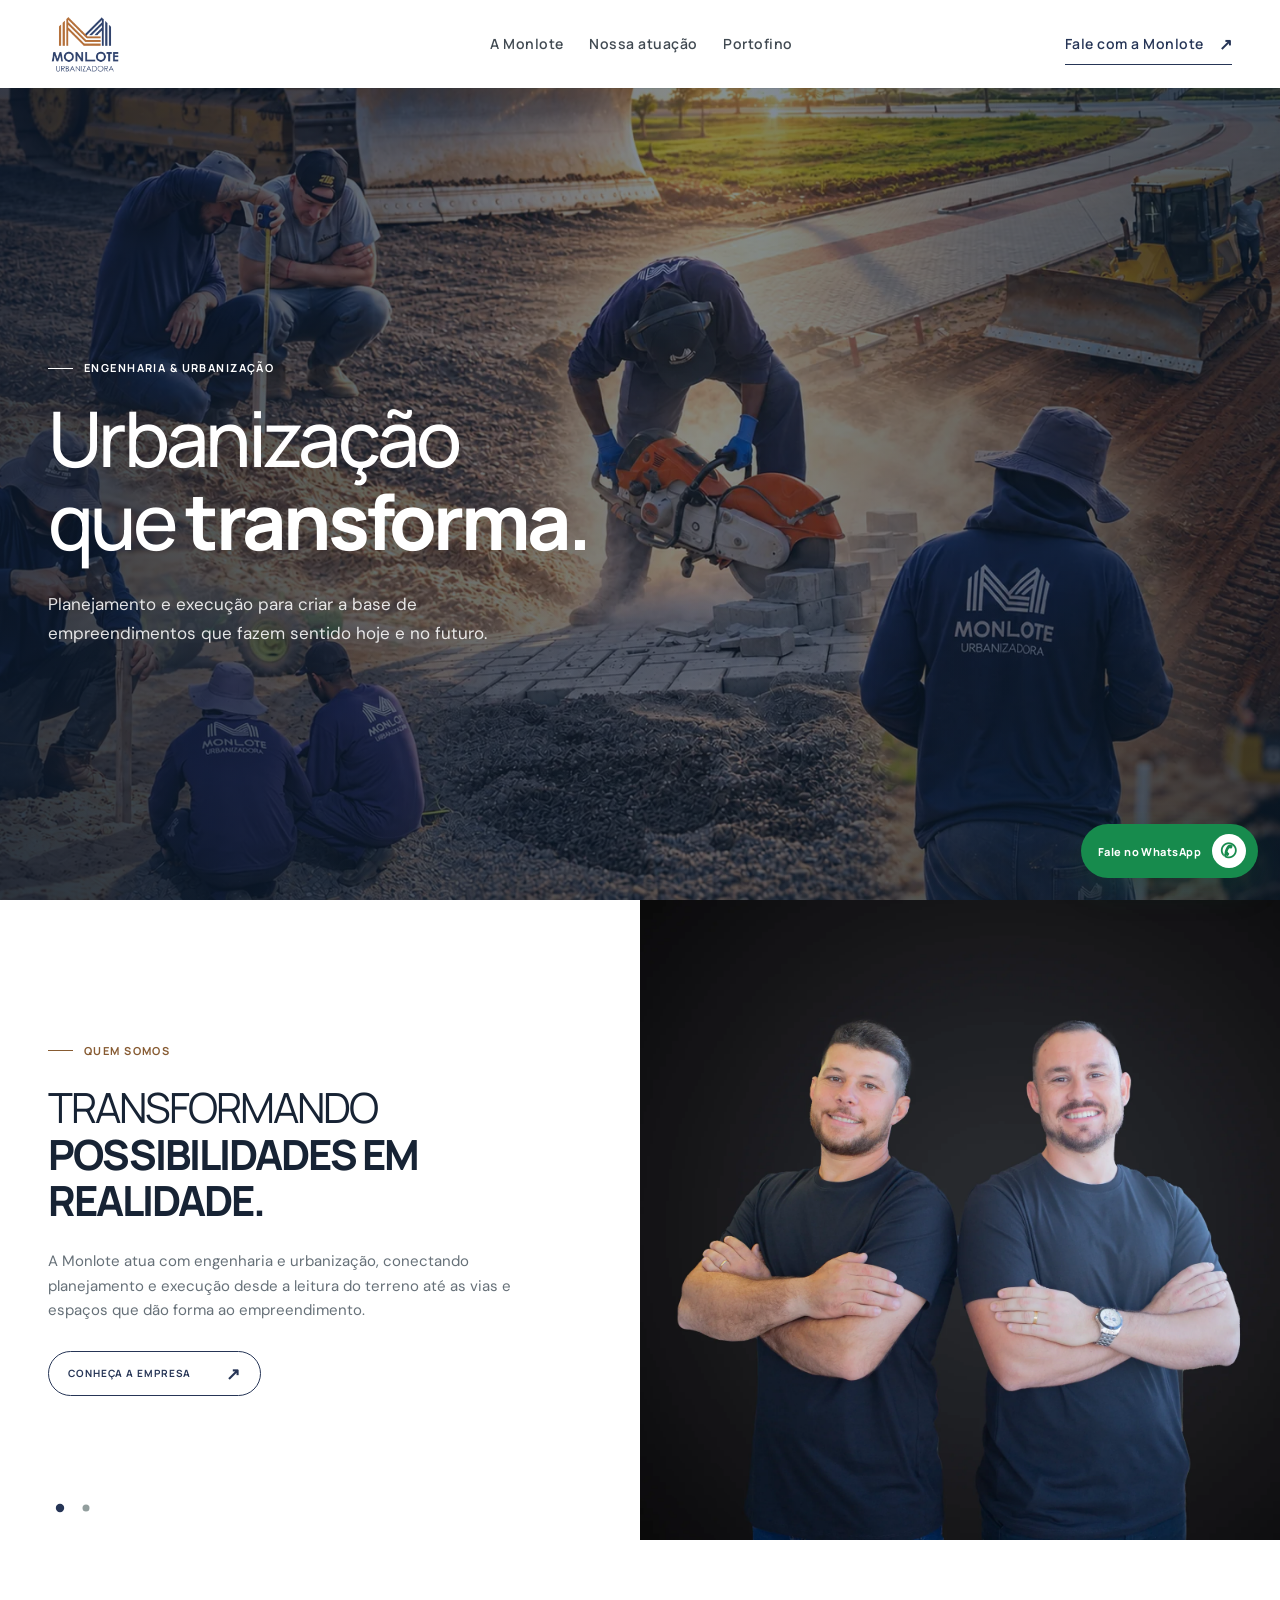
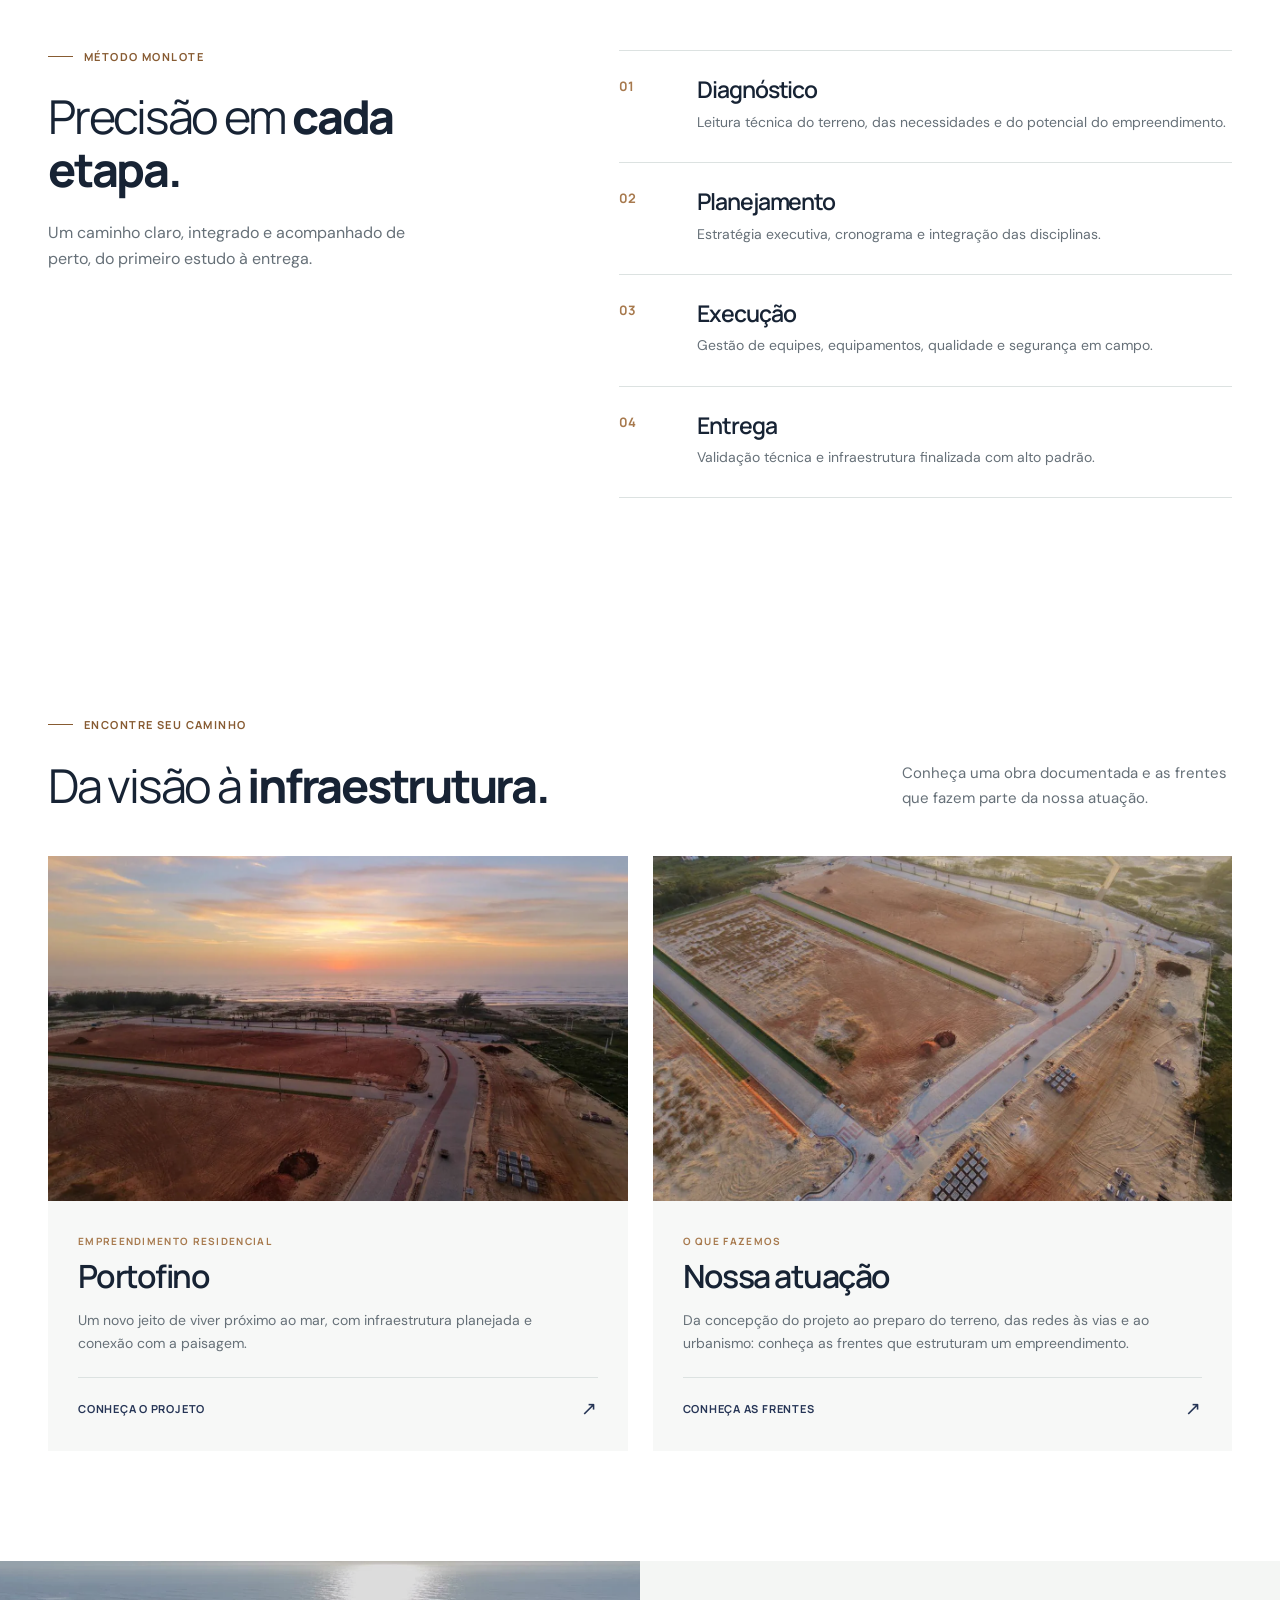
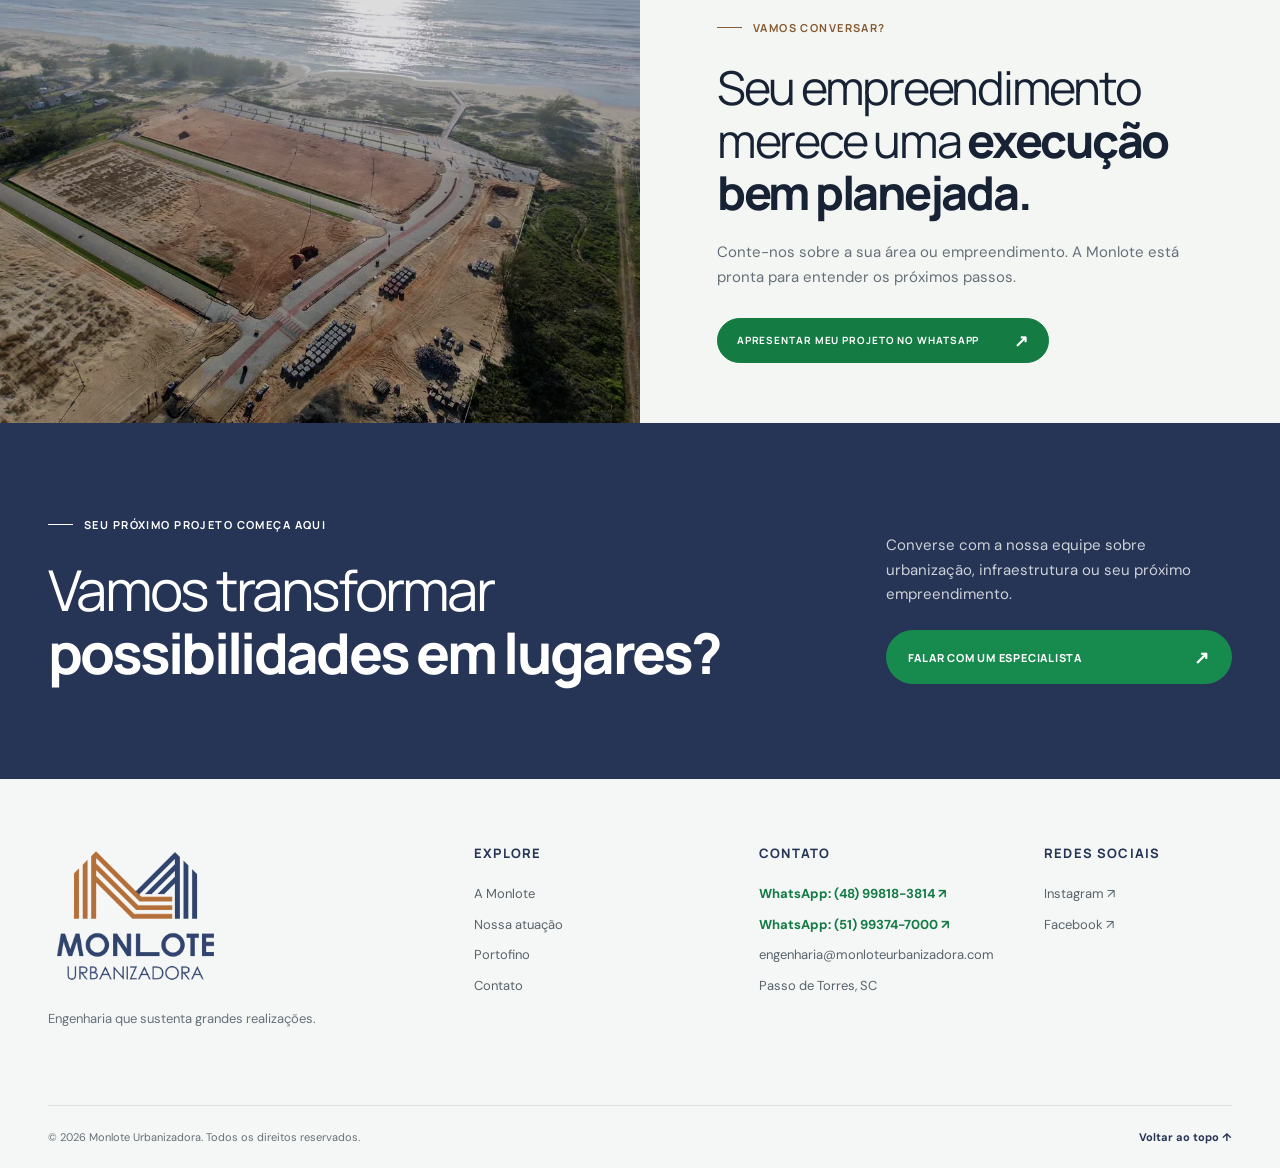
<file: index.html>
<!DOCTYPE html>
<html lang="pt-BR">
<head>
  <meta charset="UTF-8">
  <meta name="viewport" content="width=device-width, initial-scale=1.0">
  <meta name="description" content="Monlote Urbanizadora: planejamento, engenharia e infraestrutura para transformar áreas em empreendimentos preparados para o futuro.">
  <meta name="theme-color" content="#263556">
  <title>Monlote Urbanizadora | Infraestrutura que transforma</title>
  <link rel="icon" type="image/webp" href="assets/favicon.webp">
  <link rel="preconnect" href="https://fonts.googleapis.com">
  <link rel="preconnect" href="https://fonts.gstatic.com" crossorigin>
  <link href="https://fonts.googleapis.com/css2?family=DM+Sans:wght@400;500;600&family=Manrope:wght@400;500;600;700;800&display=swap" rel="stylesheet">
  <link rel="stylesheet" href="styles.css">
</head>
<body>
  <a class="skip-link" href="#conteudo">Pular para o conteúdo</a>
  <header class="site-header" id="topo">
    <div class="header-inner">
      <a class="brand" href="#inicio" aria-label="Monlote Urbanizadora, início"><img src="assets/logo-monlote.webp" alt="Monlote Urbanizadora"></a>
      <nav class="desktop-nav" aria-label="Navegação principal">
        <a href="empresa.html">A Monlote</a>
        <a href="atuacao.html">Nossa atuação</a>
        <a href="portofino.html">Portofino</a>
      </nav>
      <a class="header-contact" href="contato.html">Fale com a Monlote <span aria-hidden="true">↗</span></a>
      <button class="menu-toggle" type="button" aria-expanded="false" aria-controls="mobile-nav" aria-label="Abrir menu"><span></span><span></span></button>
    </div>
    <nav class="mobile-nav" id="mobile-nav" aria-label="Navegação móvel">
      <a href="empresa.html">A Monlote</a><a href="atuacao.html">Nossa atuação</a><a href="portofino.html">Portofino</a><a href="contato.html">Fale com a Monlote ↗</a>
    </nav>
  </header>

  <main id="conteudo">
    <section class="hero" id="inicio" aria-labelledby="hero-title">
      <picture>
        <source media="(max-width: 700px)" srcset="assets/hero-equipe-monlote-mobile.webp">
        <img class="hero-image" src="assets/hero-equipe-monlote-profissional.webp" alt="Equipe da Monlote Urbanizadora em atividade de campo e urbanização" fetchpriority="high">
      </picture>
      <div class="hero-tint"></div>
      <div class="hero-inner">
        <div class="hero-copy">
          <p class="kicker kicker-light"><span class="kicker-line"></span> Engenharia &amp; urbanização</p>
          <h1 id="hero-title">Urbanização <span class="hero-line">que <span class="hero-changing" data-hero-word>transforma.</span></span></h1>
          <p>Planejamento e execução para criar a base de empreendimentos que fazem sentido hoje e no futuro.</p>
        </div>
      </div>
    </section>

    <section class="story" id="destaque" aria-labelledby="story-heading">
      <div class="story-slide is-active" data-story-slide>
        <div class="story-copy">
          <p class="kicker">Quem somos</p>
          <h2 id="story-heading">Transformando <strong>possibilidades em realidade.</strong></h2>
          <p>A Monlote atua com engenharia e urbanização, conectando planejamento e execução desde a leitura do terreno até as vias e espaços que dão forma ao empreendimento.</p>
          <a class="outline-button" href="empresa.html">Conheça a empresa <span aria-hidden="true">↗</span></a>
        </div>
        <div class="story-visual">
          <picture>
            <source media="(max-width: 700px)" srcset="assets/equipe-monlote-mobile.webp">
            <img src="assets/equipe-monlote.webp" alt="Sócios da Monlote Urbanizadora" loading="lazy">
          </picture>
        </div>
      </div>
      <div class="story-slide" data-story-slide hidden>
        <div class="story-copy">
          <p class="kicker">Execução que gera valor</p>
          <h2>Infraestrutura pensada para <strong>ir mais longe.</strong></h2>
          <p>Solo, redes, vias e urbanização trabalham juntos para formar espaços funcionais, duráveis e preparados para crescer.</p>
          <a class="outline-button" href="atuacao.html">Explore nossa atuação <span aria-hidden="true">↗</span></a>
        </div>
        <div class="story-visual"><img src="assets/home-story-execution.webp" alt="Trator trabalhando na implantação das vias do Portofino, próximo ao litoral" loading="lazy"></div>
      </div>
      <div class="story-controls" role="group" aria-label="Destaques">
        <button type="button" class="story-dot is-active" data-story-to="0" aria-label="Mostrar destaque 1" aria-current="true"></button>
        <button type="button" class="story-dot" data-story-to="1" aria-label="Mostrar destaque 2"></button>
      </div>
    </section>

    <section class="process section" id="processo">
      <div class="content-shell process-grid">
        <div class="process-heading reveal"><p class="kicker">Método Monlote</p><h2>Precisão em <strong>cada etapa.</strong></h2><p>Um caminho claro, integrado e acompanhado de perto, do primeiro estudo à entrega.</p></div>
        <div class="process-steps">
          <div class="process-step reveal"><span>01</span><div><h3>Diagnóstico</h3><p>Leitura técnica do terreno, das necessidades e do potencial do empreendimento.</p></div></div>
          <div class="process-step reveal"><span>02</span><div><h3>Planejamento</h3><p>Estratégia executiva, cronograma e integração das disciplinas.</p></div></div>
          <div class="process-step reveal"><span>03</span><div><h3>Execução</h3><p>Gestão de equipes, equipamentos, qualidade e segurança em campo.</p></div></div>
          <div class="process-step reveal"><span>04</span><div><h3>Entrega</h3><p>Validação técnica e infraestrutura finalizada com alto padrão.</p></div></div>
        </div>
      </div>
    </section>

    <section class="pathways section">
      <div class="content-shell">
        <div class="section-head reveal"><div><p class="kicker">Encontre seu caminho</p><h2>Da visão à <strong>infraestrutura.</strong></h2></div><p>Conheça uma obra documentada e as frentes que fazem parte da nossa atuação.</p></div>
        <div class="path-grid">
          <a class="path-card reveal" href="portofino.html"><div class="path-image"><img src="assets/portofino-entardecer.webp" alt="Vista aérea do Portofino ao entardecer" loading="lazy"></div><div class="path-content"><span>Empreendimento residencial</span><h3>Portofino</h3><p>Um novo jeito de viver próximo ao mar, com infraestrutura planejada e conexão com a paisagem.</p><span class="path-link">Conheça o projeto <b>↗</b></span></div></a>
          <a class="path-card reveal" href="atuacao.html"><div class="path-image"><img src="assets/portofino-urbanismo-aereo.webp" alt="Vista aérea das vias e quadras em urbanização no Portofino" loading="lazy"></div><div class="path-content"><span>O que fazemos</span><h3>Nossa atuação</h3><p>Da concepção do projeto ao preparo do terreno, das redes às vias e ao urbanismo: conheça as frentes que estruturam um empreendimento.</p><span class="path-link">Conheça as frentes <b>↗</b></span></div></a>
        </div>
      </div>
    </section>

    <section class="contact-band">
      <div class="contact-band-image"><img src="assets/portofino-litoral-aereo.webp" alt="Vista aérea do Portofino junto ao litoral" loading="lazy"></div>
      <div class="contact-band-copy reveal"><p class="kicker">Vamos conversar?</p><h2>Seu empreendimento merece uma <strong>execução bem planejada.</strong></h2><p>Conte-nos sobre a sua área ou empreendimento. A Monlote está pronta para entender os próximos passos.</p><a class="outline-button whatsapp-button" href="https://wa.me/5548998183814" data-whatsapp data-whatsapp-message="Olá! Tenho uma área ou empreendimento e gostaria de conversar com a Monlote sobre os próximos passos.">Apresentar meu projeto no WhatsApp <span aria-hidden="true">↗</span></a></div>
    </section>

    <section class="final-cta" id="contato">
      <div class="content-shell final-cta-grid"><div class="reveal"><p class="kicker kicker-light">Seu próximo projeto começa aqui</p><h2>Vamos transformar <strong>possibilidades em lugares?</strong></h2></div><div class="reveal"><p>Converse com a nossa equipe sobre urbanização, infraestrutura ou seu próximo empreendimento.</p><a class="whatsapp-button" href="https://wa.me/5548998183814" data-whatsapp data-whatsapp-message="Olá! Gostaria de conversar com um especialista da Monlote sobre urbanização e infraestrutura.">Falar com um especialista <span aria-hidden="true">↗</span></a></div></div>
    </section>
  </main>

  <footer class="site-footer">
    <div class="content-shell footer-grid">
      <div class="footer-brand"><a href="#inicio" aria-label="Voltar ao início"><img src="assets/logo-monlote.webp" alt="Monlote Urbanizadora"></a><p>Engenharia que sustenta grandes realizações.</p></div>
      <div class="footer-col"><strong>Explore</strong><a href="empresa.html">A Monlote</a><a href="atuacao.html">Nossa atuação</a><a href="portofino.html">Portofino</a><a href="contato.html">Contato</a></div>
      <div class="footer-col"><strong>Contato</strong><a class="footer-whatsapp" href="https://wa.me/5548998183814" data-whatsapp>WhatsApp: (48) 99818-3814 ↗</a><a class="footer-whatsapp" href="https://wa.me/5551993747000" data-whatsapp data-whatsapp-phone="5551993747000">WhatsApp: (51) 99374-7000 ↗</a><a href="mailto:engenharia@monloteurbanizadora.com">engenharia@monloteurbanizadora.com</a><span>Passo de Torres, SC</span></div>
      <div class="footer-col"><strong>Redes sociais</strong><a href="https://www.instagram.com/monloteurbanizadora/" target="_blank" rel="noopener noreferrer">Instagram ↗</a><a href="https://www.facebook.com/profile.php?id=61579857578178" target="_blank" rel="noopener noreferrer">Facebook ↗</a></div>
    </div>
    <div class="content-shell footer-bottom"><span>© <span id="year"></span> Monlote Urbanizadora. Todos os direitos reservados.</span><a href="#topo">Voltar ao topo ↑</a></div>
  </footer>
  <script src="script.js"></script>
</body>
</html>
</file>
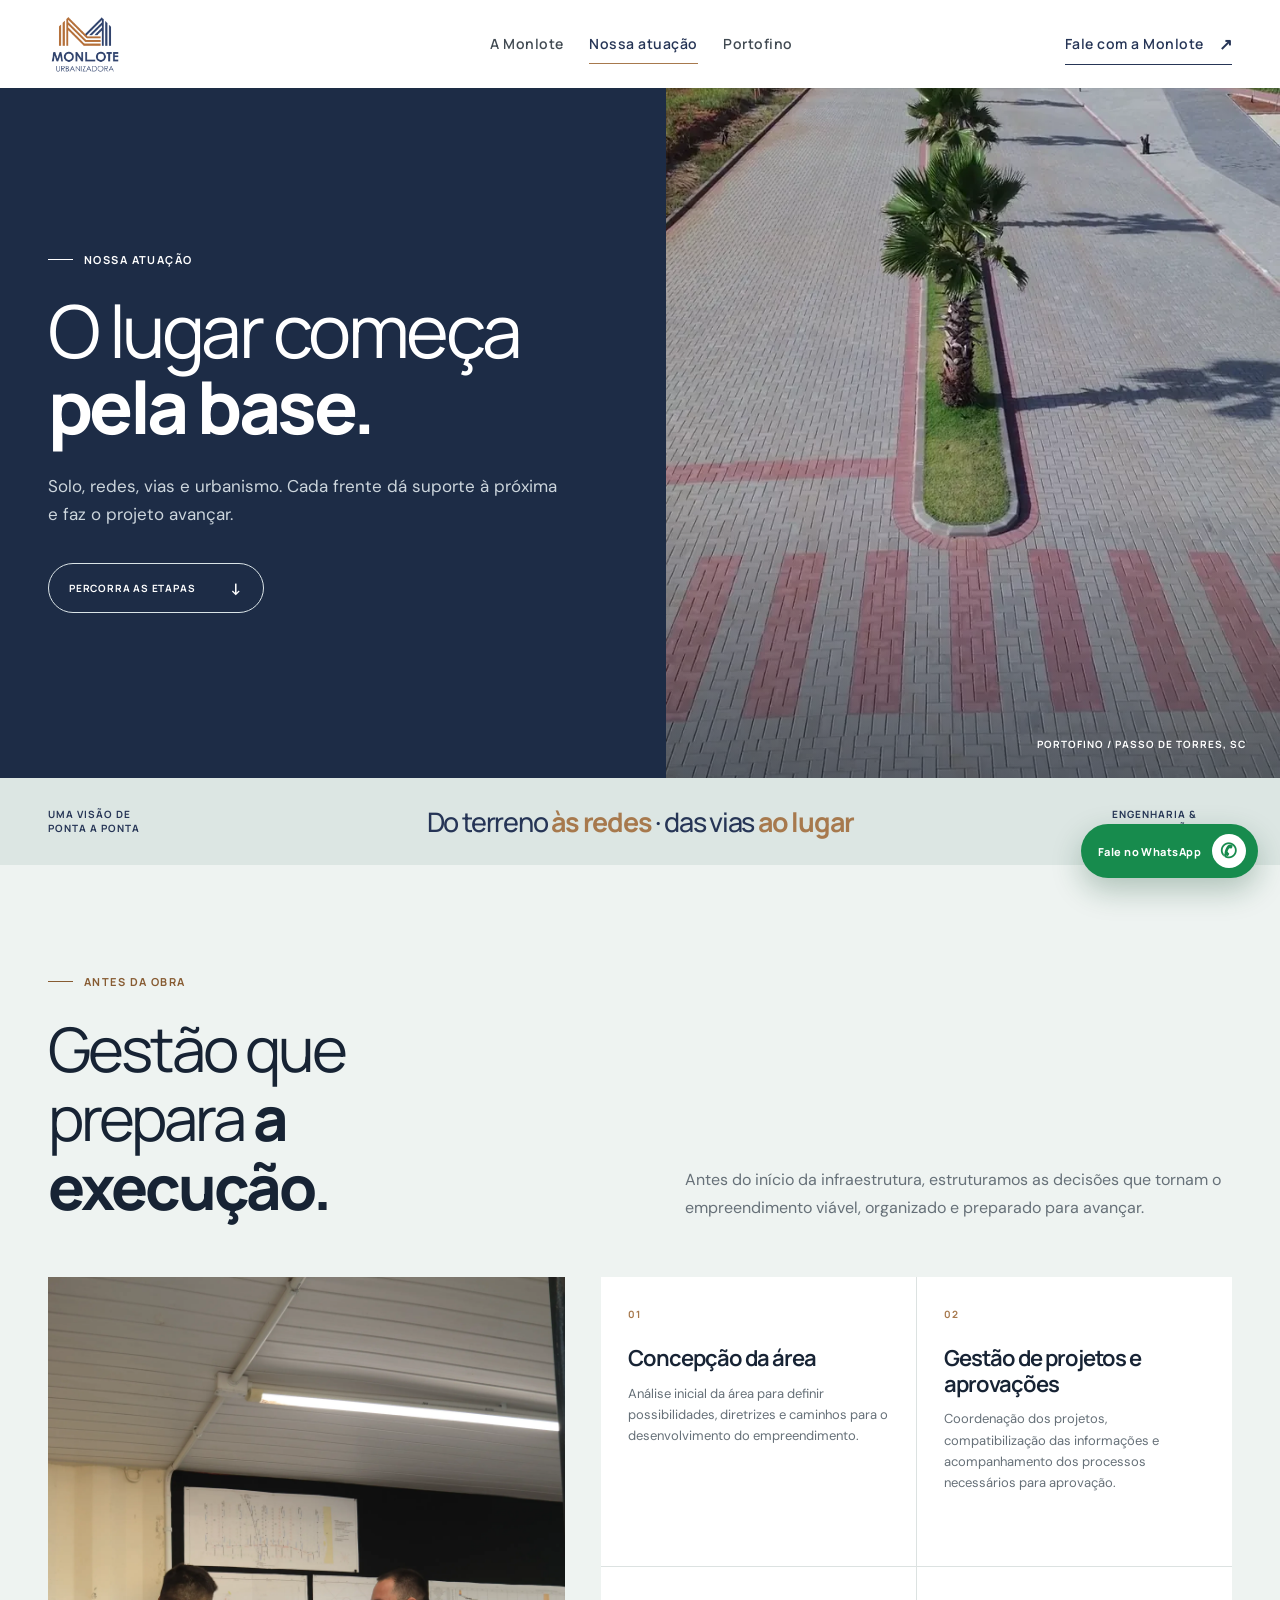
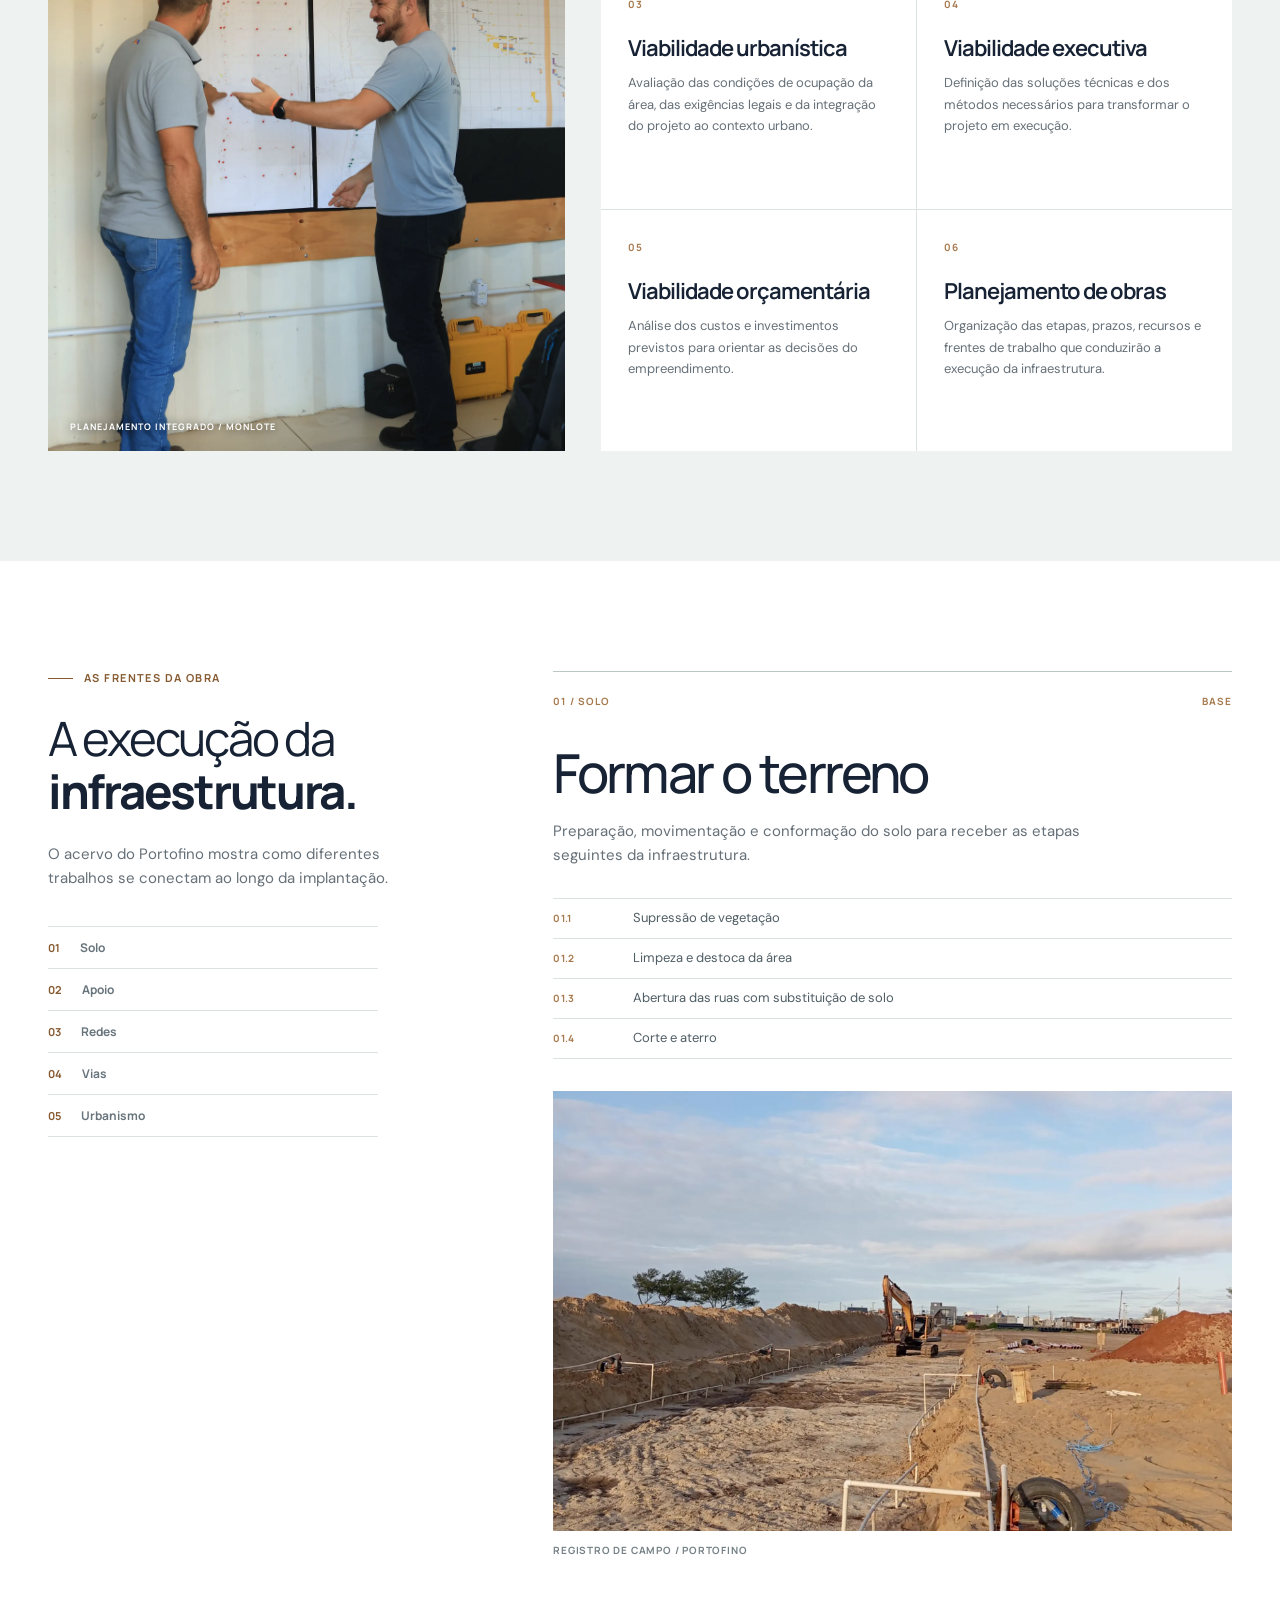
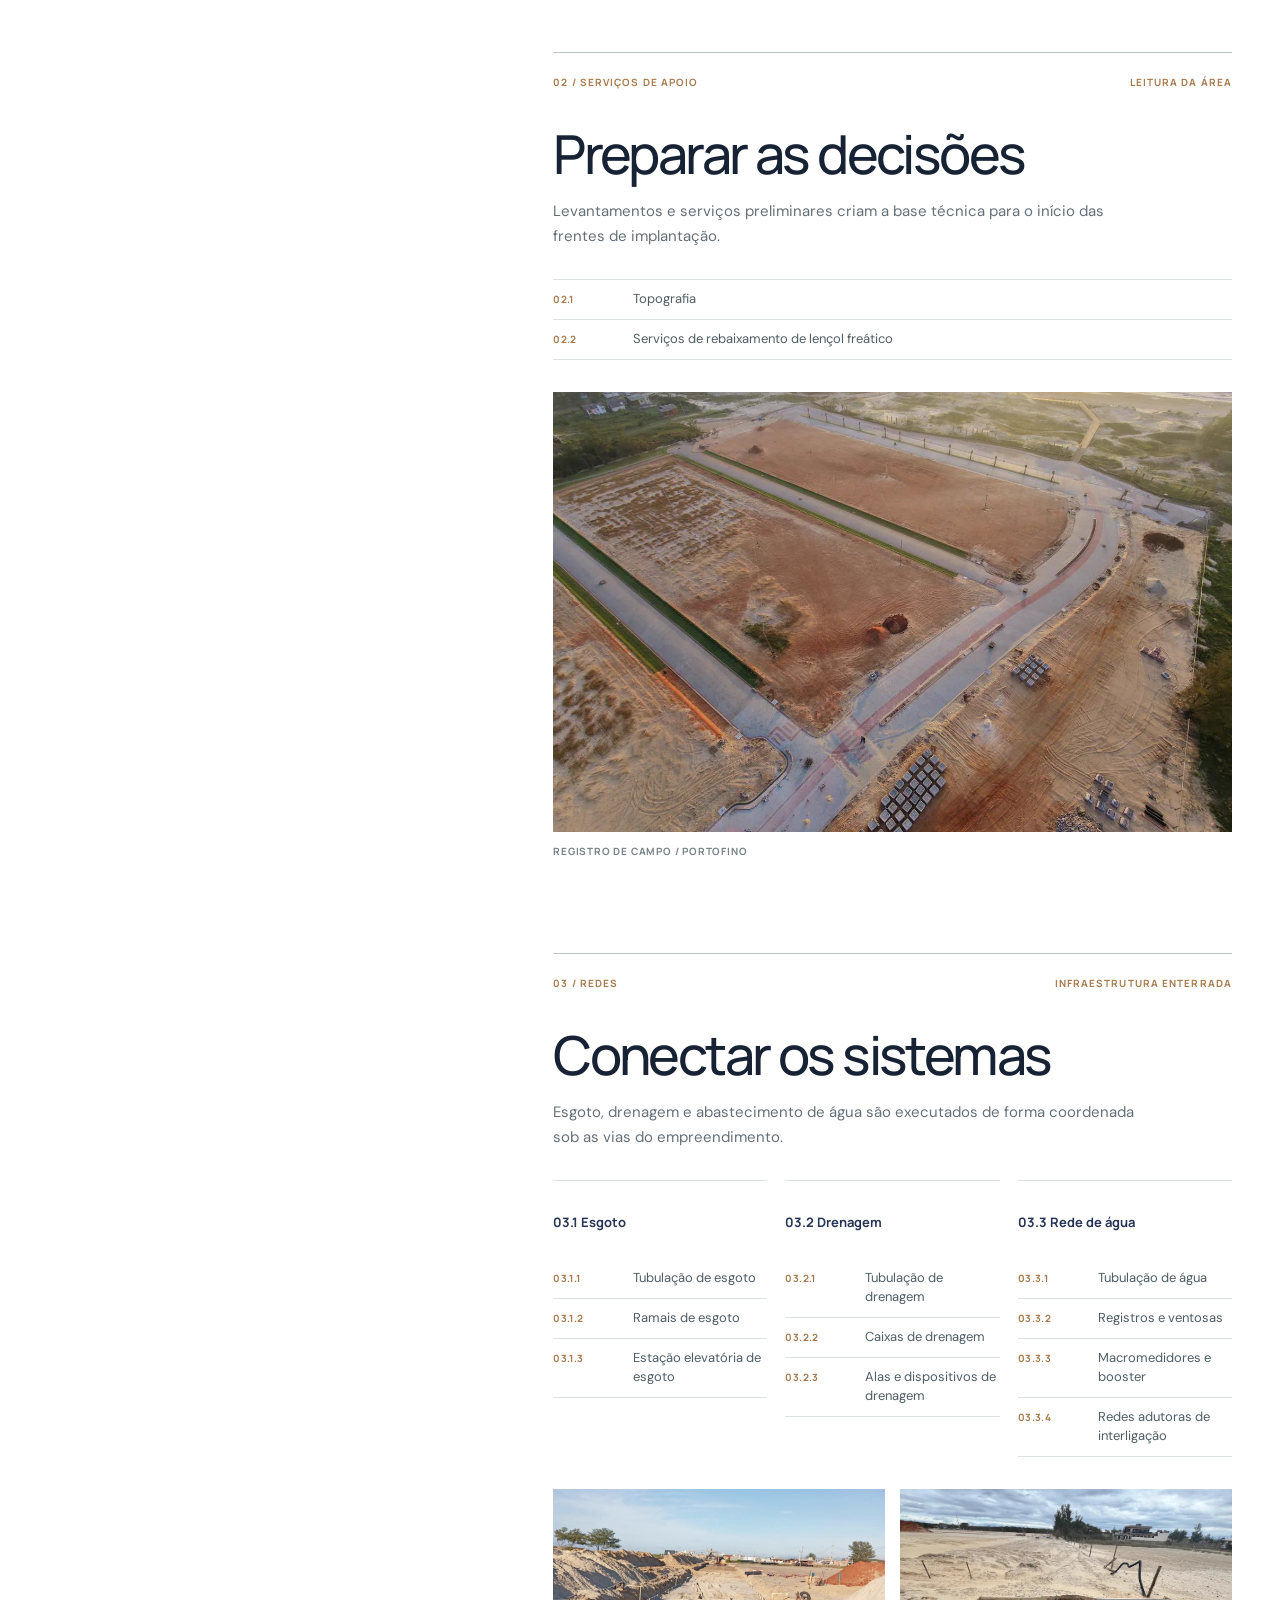
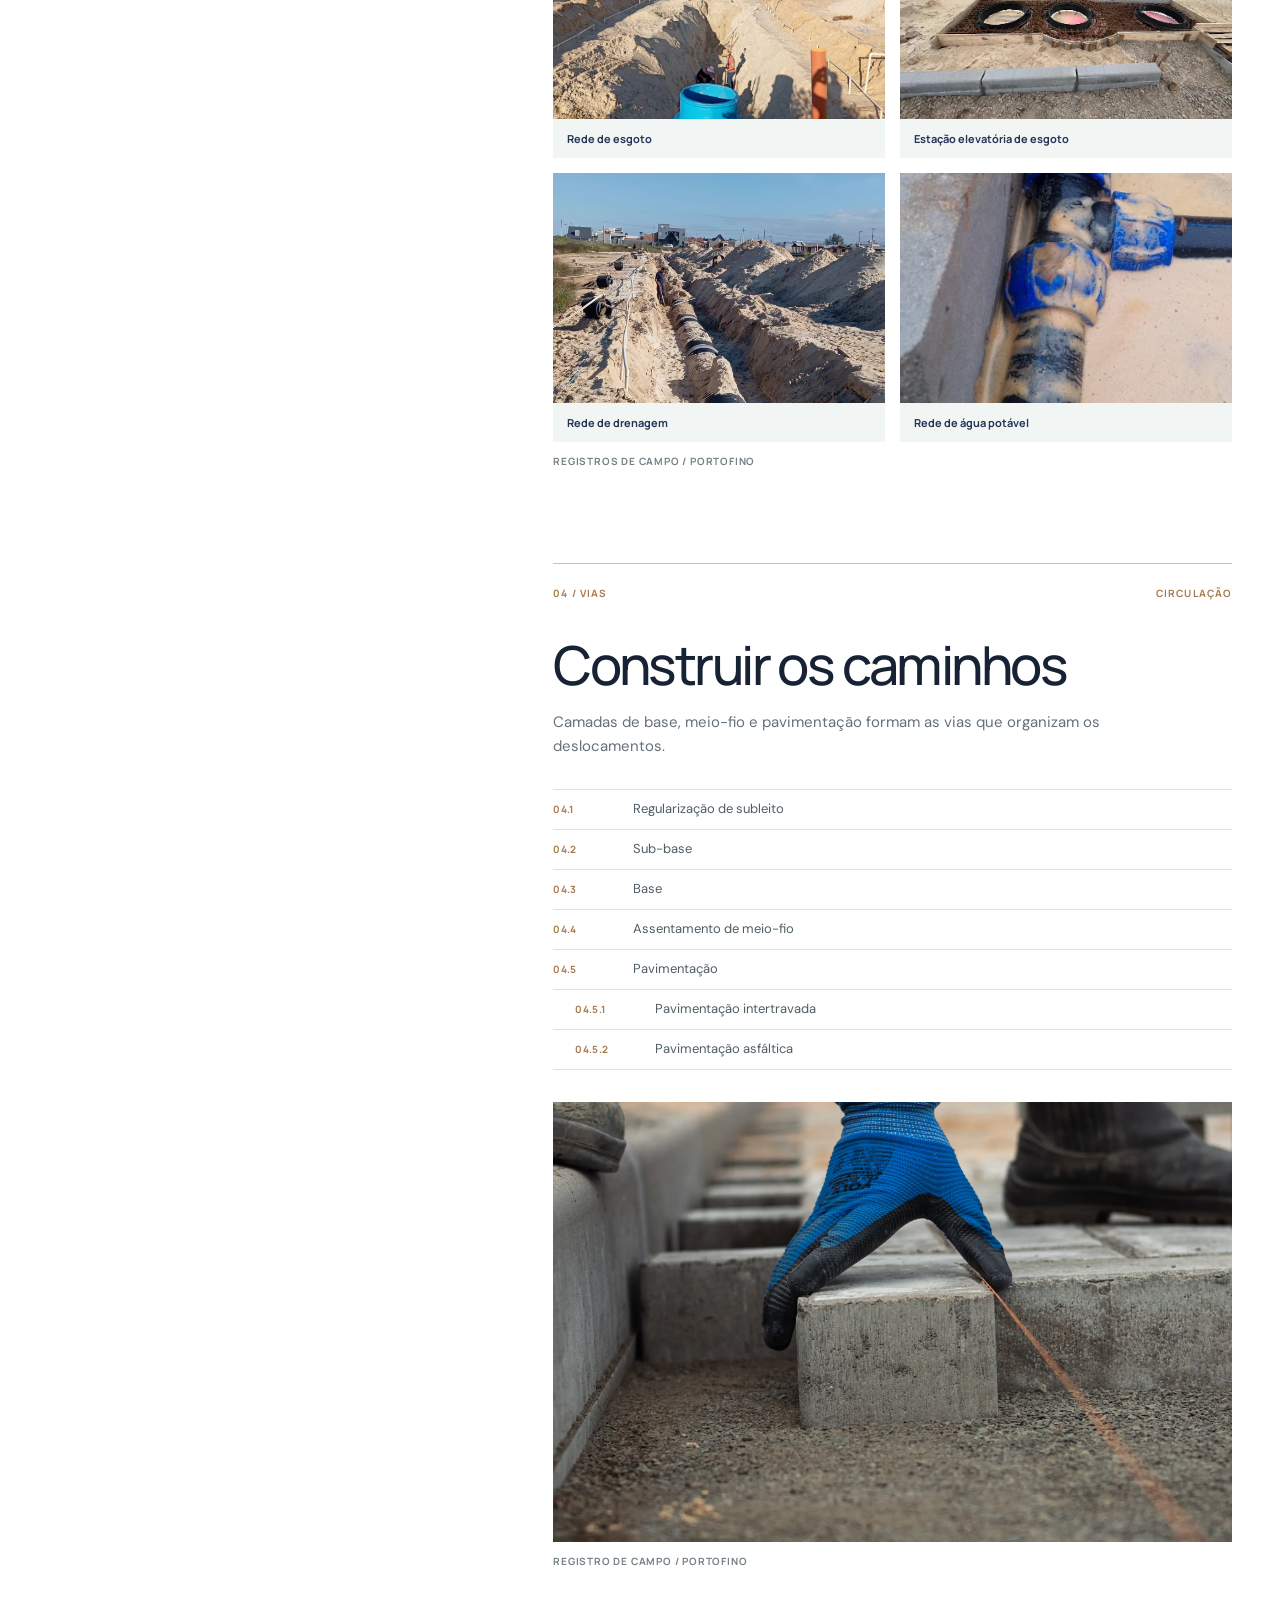
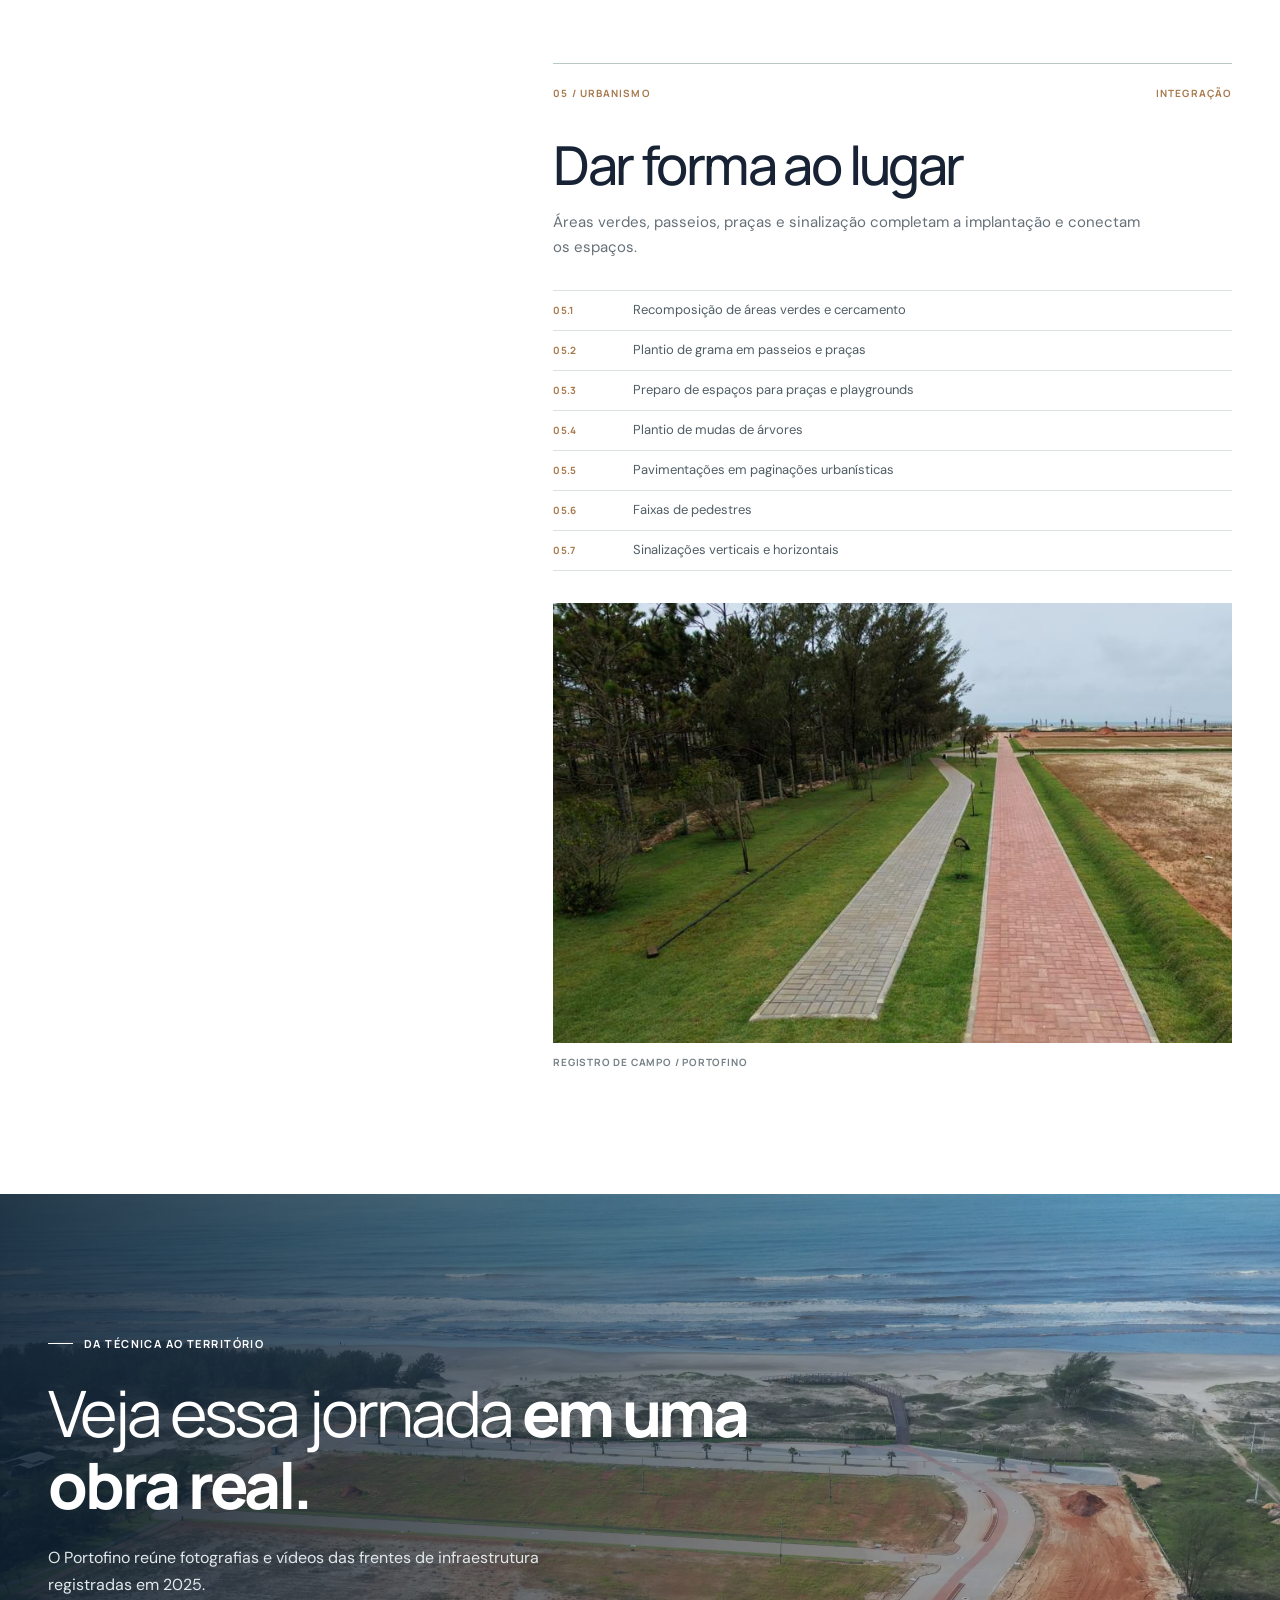
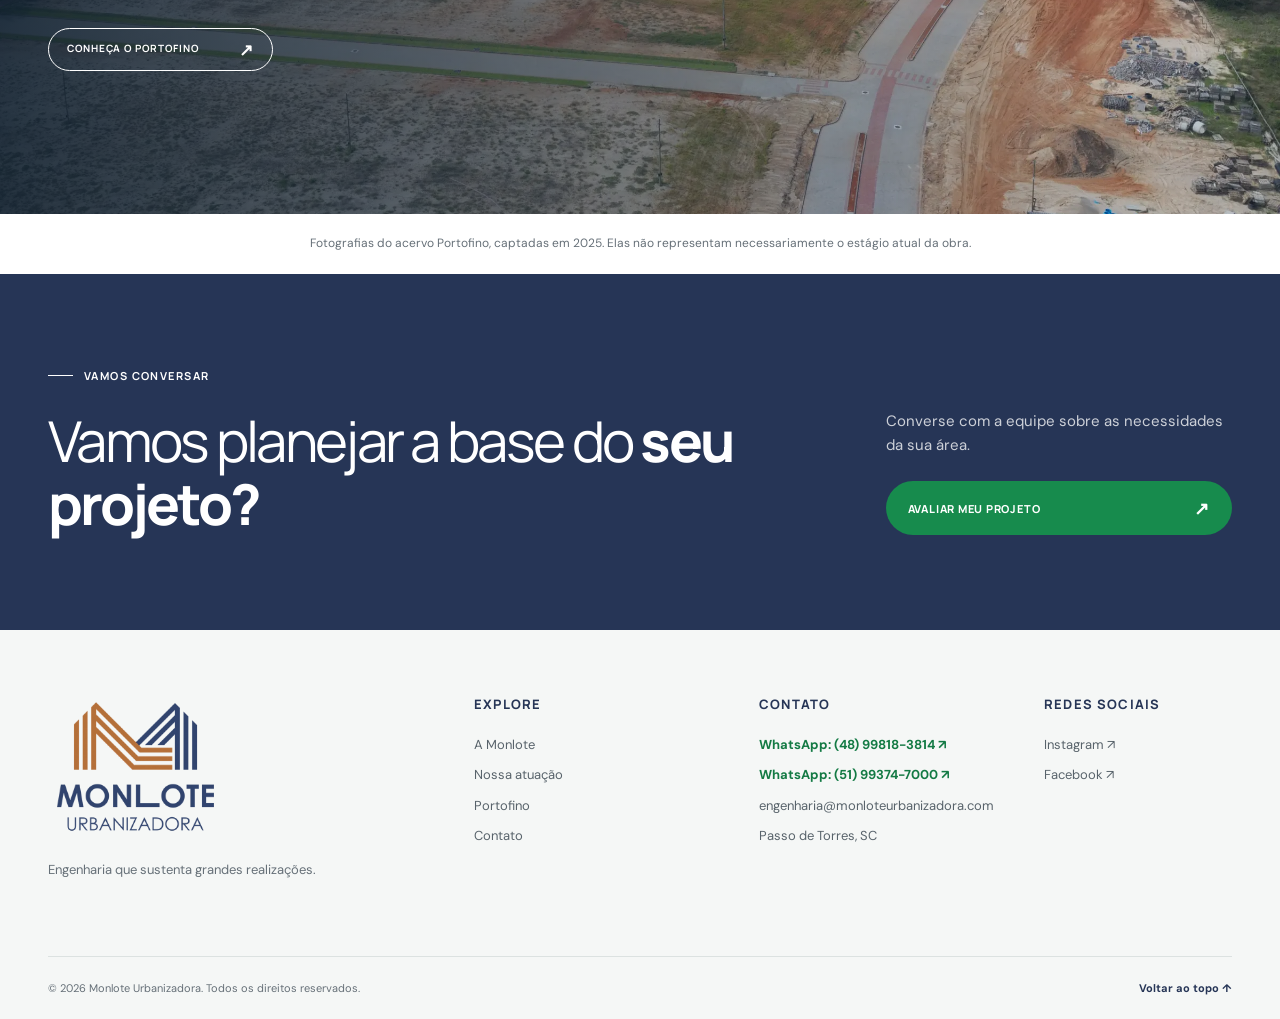
<file: atuacao.html>
<!DOCTYPE html>
<html lang="pt-BR"><head><meta charset="UTF-8"><meta name="viewport" content="width=device-width, initial-scale=1.0"><meta name="description" content="Conheça as frentes de infraestrutura da Monlote: terraplenagem, drenagem, redes, pavimentação e urbanização."><meta name="theme-color" content="#263556"><title>Nossa atuação | Monlote Urbanizadora</title><link rel="icon" type="image/webp" href="assets/favicon.webp"><link rel="preconnect" href="https://fonts.googleapis.com"><link rel="preconnect" href="https://fonts.gstatic.com" crossorigin><link href="https://fonts.googleapis.com/css2?family=DM+Sans:wght@400;500;600&family=Manrope:wght@400;500;600;700;800&display=swap" rel="stylesheet"><link rel="stylesheet" href="styles.css"></head>
<body><a class="skip-link" href="#conteudo">Pular para o conteúdo</a>
  <header class="site-header" id="topo"><div class="header-inner">
    <a class="brand" href="index.html" aria-label="Monlote Urbanizadora, início"><img src="assets/logo-monlote.webp" alt="Monlote Urbanizadora"></a>
    <nav class="desktop-nav" aria-label="Navegação principal"><a href="empresa.html">A Monlote</a><a href="atuacao.html" aria-current="page">Nossa atuação</a><a href="portofino.html">Portofino</a></nav>
    <a class="header-contact" href="contato.html">Fale com a Monlote <span aria-hidden="true">↗</span></a>
    <button class="menu-toggle" type="button" aria-expanded="false" aria-controls="mobile-nav" aria-label="Abrir menu"><span></span><span></span></button>
  </div><nav class="mobile-nav" id="mobile-nav" aria-label="Navegação móvel"><a href="empresa.html">A Monlote</a><a href="atuacao.html" aria-current="page">Nossa atuação</a><a href="portofino.html">Portofino</a><a href="contato.html">Fale com a Monlote ↗</a></nav></header><main id="conteudo">
  <section class="work-hero" aria-labelledby="work-title">
    <div class="work-hero-copy"><div class="work-hero-copy-inner"><p class="kicker kicker-light">Nossa atuação</p><h1 id="work-title">O lugar começa <strong>pela base.</strong></h1><p>Solo, redes, vias e urbanismo. Cada frente dá suporte à próxima e faz o projeto avançar.</p><a href="#frentes">Percorra as etapas <span aria-hidden="true">↓</span></a></div></div>
    <div class="work-hero-visual"><video muted loop playsinline preload="metadata" poster="assets/actuation-hero-poster.webp" data-hero-video aria-hidden="true" tabindex="-1"><source src="assets/actuation-hero.mp4" type="video/mp4"></video><span>Portofino / Passo de Torres, SC</span></div>
  </section>
  <div class="work-manifesto"><div class="content-shell"><span>Uma visão de ponta a ponta</span><p>Do terreno <b>às redes</b> · das vias <b>ao lugar</b></p><span>Engenharia &amp; urbanização</span></div></div>
  <section class="section project-management" aria-labelledby="management-title">
    <div class="content-shell">
      <div class="management-intro">
        <div class="reveal"><p class="kicker">Antes da obra</p><h2 id="management-title">Gestão que prepara <strong>a execução.</strong></h2></div>
        <p class="reveal">Antes do início da infraestrutura, estruturamos as decisões que tornam o empreendimento viável, organizado e preparado para avançar.</p>
      </div>
      <div class="management-layout">
        <div class="management-photo reveal"><img src="assets/management-planning.webp" alt="Equipe da Monlote analisando projetos e o planejamento da obra" loading="lazy"><span>Planejamento integrado / Monlote</span></div>
        <div class="management-grid">
          <article class="management-card reveal"><span>01</span><h3>Concepção da área</h3><p>Análise inicial da área para definir possibilidades, diretrizes e caminhos para o desenvolvimento do empreendimento.</p></article>
          <article class="management-card reveal"><span>02</span><h3>Gestão de projetos e aprovações</h3><p>Coordenação dos projetos, compatibilização das informações e acompanhamento dos processos necessários para aprovação.</p></article>
          <article class="management-card reveal"><span>03</span><h3>Viabilidade urbanística</h3><p>Avaliação das condições de ocupação da área, das exigências legais e da integração do projeto ao contexto urbano.</p></article>
          <article class="management-card reveal"><span>04</span><h3>Viabilidade executiva</h3><p>Definição das soluções técnicas e dos métodos necessários para transformar o projeto em execução.</p></article>
          <article class="management-card reveal"><span>05</span><h3>Viabilidade orçamentária</h3><p>Análise dos custos e investimentos previstos para orientar as decisões do empreendimento.</p></article>
          <article class="management-card reveal"><span>06</span><h3>Planejamento de obras</h3><p>Organização das etapas, prazos, recursos e frentes de trabalho que conduzirão a execução da infraestrutura.</p></article>
        </div>
      </div>
    </div>
  </section>
  <section class="work-flow" id="frentes" aria-labelledby="flow-title"><div class="content-shell work-flow-grid">
    <aside class="work-flow-side"><div><p class="kicker">As frentes da obra</p><h2 id="flow-title">A execução da <strong>infraestrutura.</strong></h2><p>O acervo do Portofino mostra como diferentes trabalhos se conectam ao longo da implantação.</p><nav aria-label="Ir para uma etapa da atuação"><a href="#solo"><span>01</span> Solo</a><a href="#apoio"><span>02</span> Apoio</a><a href="#redes"><span>03</span> Redes</a><a href="#vias"><span>04</span> Vias</a><a href="#urbanismo"><span>05</span> Urbanismo</a></nav></div></aside>
    <div class="work-flow-sequence">
      <article class="work-step reveal" id="solo"><div class="work-step-top"><span>01 / Solo</span><span>Base</span></div><h3>Formar o terreno</h3><p>Preparação, movimentação e conformação do solo para receber as etapas seguintes da infraestrutura.</p><div class="work-detail-groups"><ul class="work-detail-list"><li><span>01.1</span>Supressão de vegetação</li><li><span>01.2</span>Limpeza e destoca da área</li><li><span>01.3</span>Abertura das ruas com substituição de solo</li><li><span>01.4</span>Corte e aterro</li></ul></div><img src="assets/portofino-terra-excavator.webp" alt="Retroescavadeira trabalhando na preparação do terreno" loading="lazy"><small>Registro de campo / Portofino</small></article>
      <article class="work-step reveal" id="apoio"><div class="work-step-top"><span>02 / Serviços de apoio</span><span>Leitura da área</span></div><h3>Preparar as decisões</h3><p>Levantamentos e serviços preliminares criam a base técnica para o início das frentes de implantação.</p><div class="work-detail-groups"><ul class="work-detail-list"><li><span>02.1</span>Topografia</li><li><span>02.2</span>Serviços de rebaixamento de lençol freático</li></ul></div><img src="assets/portofino-urbanismo-aereo.webp" alt="Vista aérea das quadras e vias do Portofino" loading="lazy"><small>Registro de campo / Portofino</small></article>
      <article class="work-step reveal" id="redes"><div class="work-step-top"><span>03 / Redes</span><span>Infraestrutura enterrada</span></div><h3>Conectar os sistemas</h3><p>Esgoto, drenagem e abastecimento de água são executados de forma coordenada sob as vias do empreendimento.</p><div class="work-detail-groups work-detail-groups-network"><div><h4>03.1 Esgoto</h4><ul class="work-detail-list"><li><span>03.1.1</span>Tubulação de esgoto</li><li><span>03.1.2</span>Ramais de esgoto</li><li><span>03.1.3</span>Estação elevatória de esgoto</li></ul></div><div><h4>03.2 Drenagem</h4><ul class="work-detail-list"><li><span>03.2.1</span>Tubulação de drenagem</li><li><span>03.2.2</span>Caixas de drenagem</li><li><span>03.2.3</span>Alas e dispositivos de drenagem</li></ul></div><div><h4>03.3 Rede de água</h4><ul class="work-detail-list"><li><span>03.3.1</span>Tubulação de água</li><li><span>03.3.2</span>Registros e ventosas</li><li><span>03.3.3</span>Macromedidores e booster</li><li><span>03.3.4</span>Redes adutoras de interligação</li></ul></div></div><div class="work-media-grid" aria-label="Registros das redes de infraestrutura"><figure><img src="assets/portofino-esgoto.webp" alt="Implantação da rede de esgoto no Portofino" loading="lazy"><figcaption>Rede de esgoto</figcaption></figure><figure><img src="assets/portofino-elevatoria-esgoto.webp" alt="Laje armada com três tampas de acesso da estação elevatória de esgoto em construção no Portofino" loading="lazy"><figcaption>Estação elevatória de esgoto</figcaption></figure><figure><img src="assets/portofino-redes-tubos.webp" alt="Tubulação de drenagem instalada em vala" loading="lazy"><figcaption>Rede de drenagem</figcaption></figure><figure><img src="assets/portofino-registro-agua.jpg" alt="Registro azul da rede de água potável instalado no Portofino" loading="lazy"><figcaption>Rede de água potável</figcaption></figure></div><small>Registros de campo / Portofino</small></article>
      <article class="work-step reveal" id="vias"><div class="work-step-top"><span>04 / Vias</span><span>Circulação</span></div><h3>Construir os caminhos</h3><p>Camadas de base, meio-fio e pavimentação formam as vias que organizam os deslocamentos.</p><div class="work-detail-groups"><ul class="work-detail-list"><li><span>04.1</span>Regularização de subleito</li><li><span>04.2</span>Sub-base</li><li><span>04.3</span>Base</li><li><span>04.4</span>Assentamento de meio-fio</li><li><span>04.5</span>Pavimentação</li><li class="work-detail-child"><span>04.5.1</span>Pavimentação intertravada</li><li class="work-detail-child"><span>04.5.2</span>Pavimentação asfáltica</li></ul></div><img src="assets/portofino-vias-paver.webp" alt="Equipe assentando pavers nas vias do Portofino" loading="lazy"><small>Registro de campo / Portofino</small></article>
      <article class="work-step reveal" id="urbanismo"><div class="work-step-top"><span>05 / Urbanismo</span><span>Integração</span></div><h3>Dar forma ao lugar</h3><p>Áreas verdes, passeios, praças e sinalização completam a implantação e conectam os espaços.</p><div class="work-detail-groups"><ul class="work-detail-list"><li><span>05.1</span>Recomposição de áreas verdes e cercamento</li><li><span>05.2</span>Plantio de grama em passeios e praças</li><li><span>05.3</span>Preparo de espaços para praças e playgrounds</li><li><span>05.4</span>Plantio de mudas de árvores</li><li><span>05.5</span>Pavimentações em paginações urbanísticas</li><li><span>05.6</span>Faixas de pedestres</li><li><span>05.7</span>Sinalizações verticais e horizontais</li></ul></div><div class="work-step-photo-crop"><img src="assets/portofino-calcadao-aereo.jpg" alt="Vista elevada de passeios arborizados e gramados no Portofino" loading="lazy"></div><small>Registro de campo / Portofino</small></article>
    </div>
  </div></section>
  <section class="work-outro"><img src="assets/actuation-outro.webp" alt="Portofino e litoral de Passo de Torres vistos do alto" loading="lazy"><div class="content-shell work-outro-inner"><p class="kicker kicker-light">Da técnica ao território</p><h2>Veja essa jornada <strong>em uma obra real.</strong></h2><p>O Portofino reúne fotografias e vídeos das frentes de infraestrutura registradas em 2025.</p><a href="portofino.html">Conheça o Portofino <span aria-hidden="true">↗</span></a></div></section>
  <p class="work-photo-note">Fotografias do acervo Portofino, captadas em 2025. Elas não representam necessariamente o estágio atual da obra.</p>
  <section class="final-cta"><div class="content-shell final-cta-grid"><div class="reveal"><p class="kicker kicker-light">Vamos conversar</p><h2>Vamos planejar a base do <strong>seu projeto?</strong></h2></div><div class="reveal"><p>Converse com a equipe sobre as necessidades da sua área.</p><a class="whatsapp-button" href="https://wa.me/5548998183814" data-whatsapp data-whatsapp-message="Olá! Gostaria de conversar sobre as necessidades de infraestrutura da minha área.">Avaliar meu projeto <span aria-hidden="true">↗</span></a></div></div></section>
</main><footer class="site-footer"><div class="content-shell footer-grid">
  <div class="footer-brand"><a href="index.html" aria-label="Voltar ao início"><img src="assets/logo-monlote.webp" alt="Monlote Urbanizadora"></a><p>Engenharia que sustenta grandes realizações.</p></div>
  <div class="footer-col"><strong>Explore</strong><a href="empresa.html">A Monlote</a><a href="atuacao.html">Nossa atuação</a><a href="portofino.html">Portofino</a><a href="contato.html">Contato</a></div>
  <div class="footer-col"><strong>Contato</strong><a class="footer-whatsapp" href="https://wa.me/5548998183814" data-whatsapp>WhatsApp: (48) 99818-3814 ↗</a><a class="footer-whatsapp" href="https://wa.me/5551993747000" data-whatsapp data-whatsapp-phone="5551993747000">WhatsApp: (51) 99374-7000 ↗</a><a href="mailto:engenharia@monloteurbanizadora.com">engenharia@monloteurbanizadora.com</a><span>Passo de Torres, SC</span></div>
  <div class="footer-col"><strong>Redes sociais</strong><a href="https://www.instagram.com/monloteurbanizadora/" target="_blank" rel="noopener noreferrer">Instagram ↗</a><a href="https://www.facebook.com/profile.php?id=61579857578178" target="_blank" rel="noopener noreferrer">Facebook ↗</a></div>
</div><div class="content-shell footer-bottom"><span>© <span id="year"></span> Monlote Urbanizadora. Todos os direitos reservados.</span><a href="#topo">Voltar ao topo ↑</a></div></footer><script src="script.js"></script></body></html>
</file>
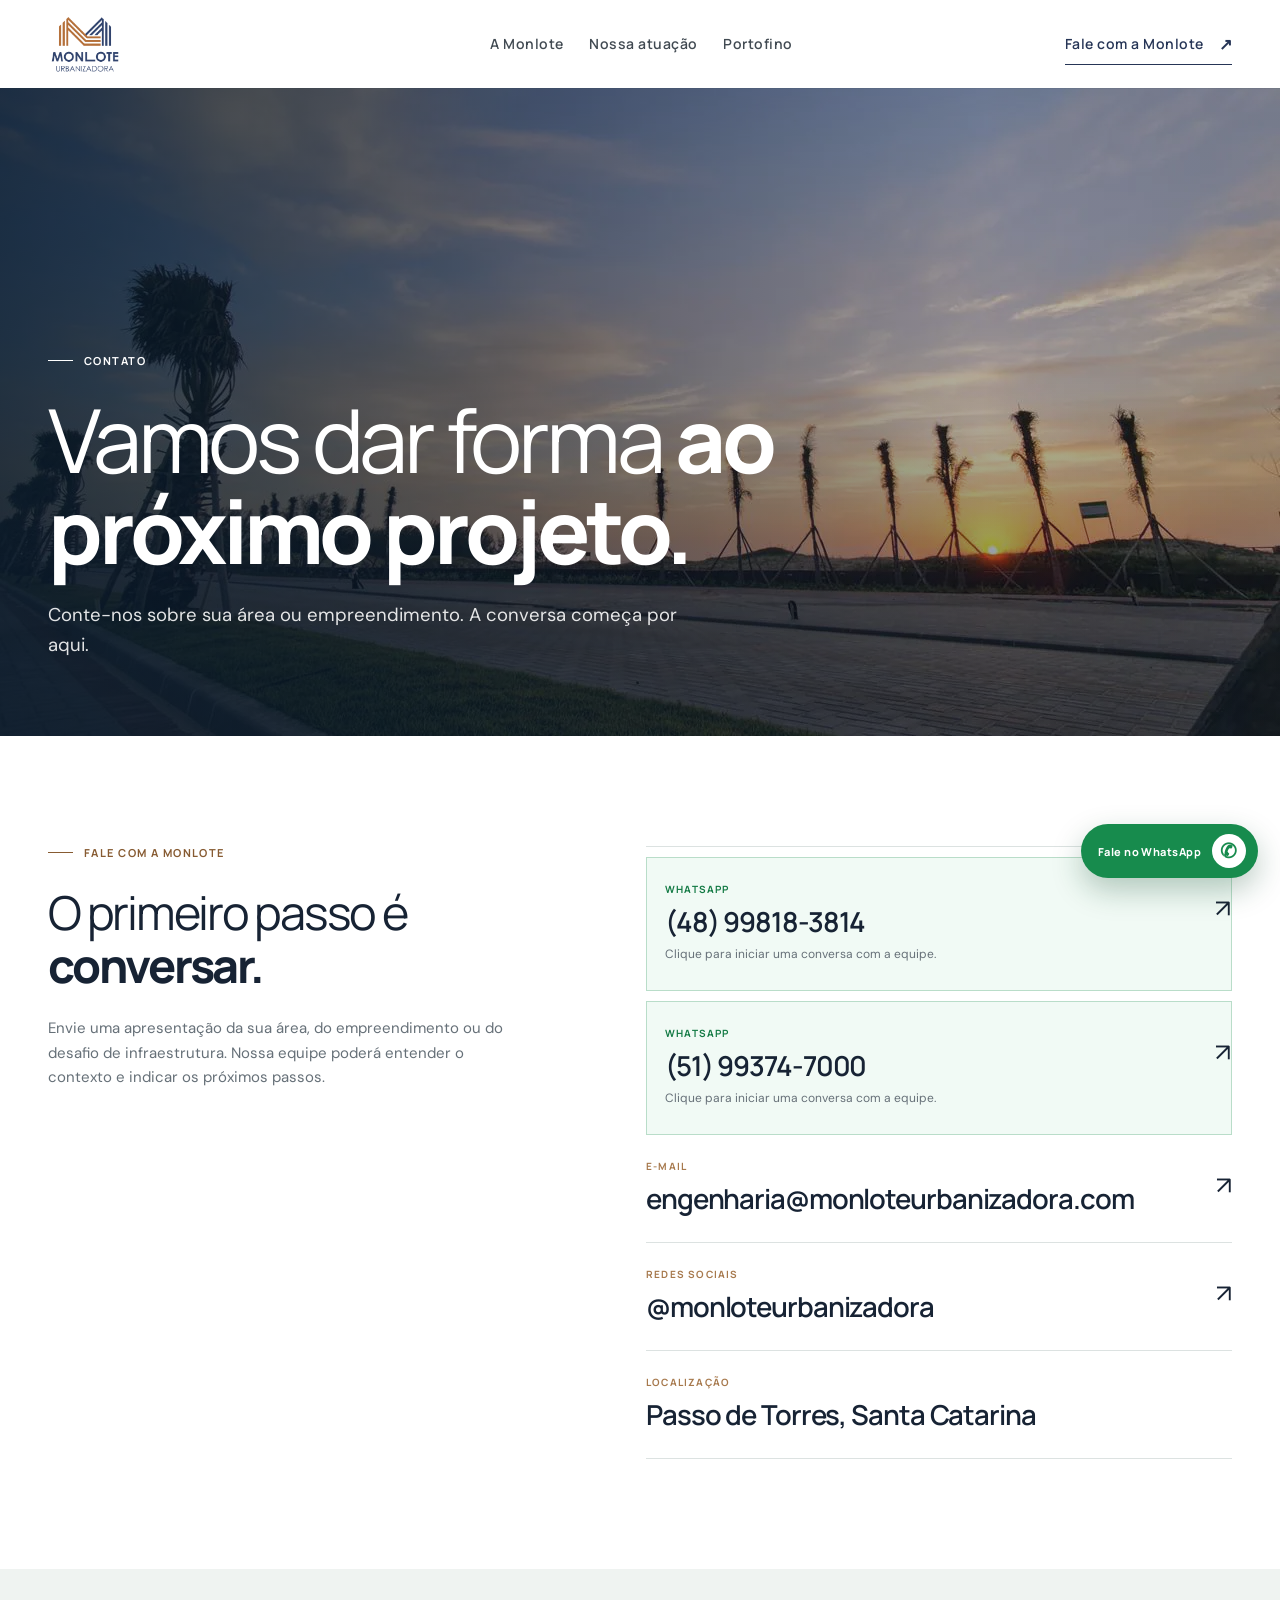
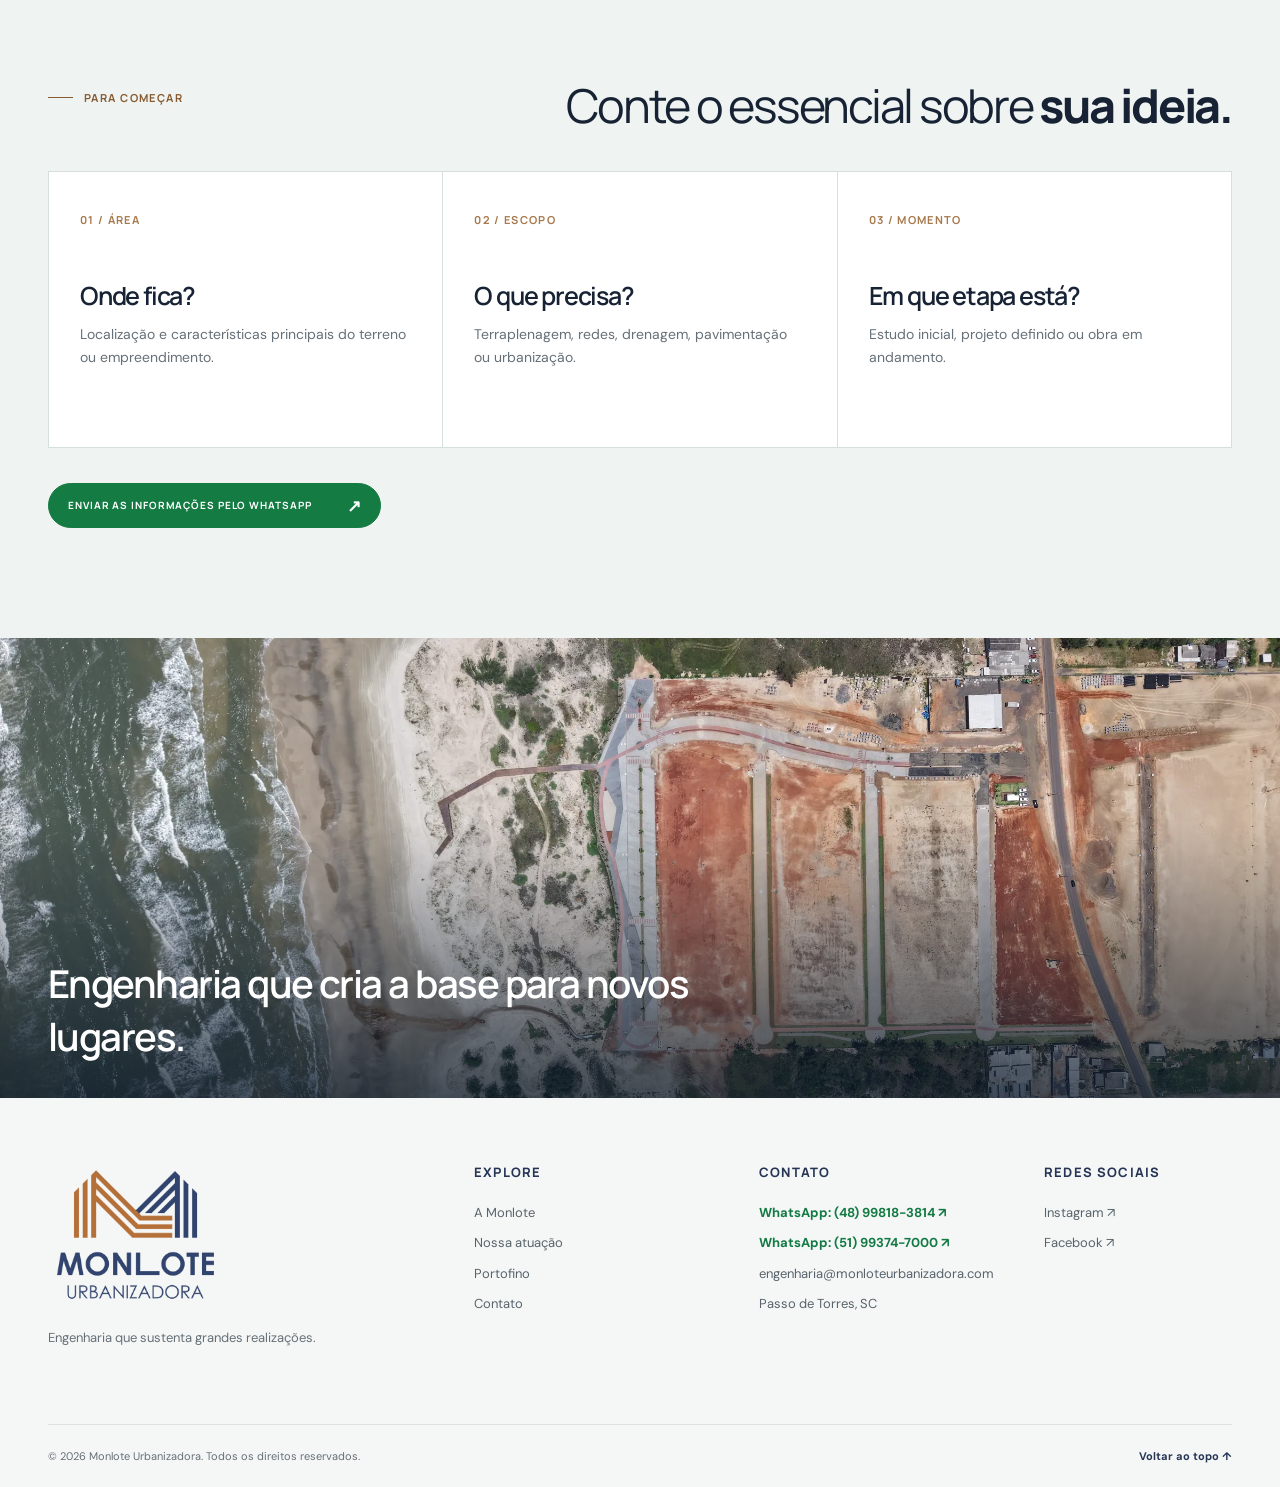
<file: contato.html>
<!DOCTYPE html>
<html lang="pt-BR"><head><meta charset="UTF-8"><meta name="viewport" content="width=device-width, initial-scale=1.0"><meta name="description" content="Entre em contato com a Monlote Urbanizadora para conversar sobre engenharia, urbanização e infraestrutura."><meta name="theme-color" content="#263556"><title>Contato | Monlote Urbanizadora</title><link rel="icon" type="image/webp" href="assets/favicon.webp"><link rel="preconnect" href="https://fonts.googleapis.com"><link rel="preconnect" href="https://fonts.gstatic.com" crossorigin><link href="https://fonts.googleapis.com/css2?family=DM+Sans:wght@400;500;600&family=Manrope:wght@400;500;600;700;800&display=swap" rel="stylesheet"><link rel="stylesheet" href="styles.css"></head>
<body><a class="skip-link" href="#conteudo">Pular para o conteúdo</a>
  <header class="site-header" id="topo"><div class="header-inner">
    <a class="brand" href="index.html" aria-label="Monlote Urbanizadora, início"><img src="assets/logo-monlote.webp" alt="Monlote Urbanizadora"></a>
    <nav class="desktop-nav" aria-label="Navegação principal"><a href="empresa.html">A Monlote</a><a href="atuacao.html">Nossa atuação</a><a href="portofino.html">Portofino</a></nav>
    <a class="header-contact" href="contato.html" aria-current="page">Fale com a Monlote <span aria-hidden="true">↗</span></a>
    <button class="menu-toggle" type="button" aria-expanded="false" aria-controls="mobile-nav" aria-label="Abrir menu"><span></span><span></span></button>
  </div><nav class="mobile-nav" id="mobile-nav" aria-label="Navegação móvel"><a href="empresa.html">A Monlote</a><a href="atuacao.html">Nossa atuação</a><a href="portofino.html">Portofino</a><a href="contato.html" aria-current="page">Fale com a Monlote ↗</a></nav></header><main id="conteudo"><section class="inside-hero"><img src="assets/portofino-urbanismo-vias.webp" alt="Via urbanizada e paisagismo no Portofino ao entardecer" fetchpriority="high"><div class="content-shell inside-hero-inner"><p class="kicker kicker-light">Contato</p><h1>Vamos dar forma <strong>ao próximo projeto.</strong></h1><p>Conte-nos sobre sua área ou empreendimento. A conversa começa por aqui.</p></div></section>
<section class="section contact-page">
  <div class="content-shell contact-page-grid">
    <div class="reveal"><p class="kicker">Fale com a Monlote</p><h2>O primeiro passo é <strong>conversar.</strong></h2><p>Envie uma apresentação da sua área, do empreendimento ou do desafio de infraestrutura. Nossa equipe poderá entender o contexto e indicar os próximos passos.</p></div>
    <div class="contact-options reveal">
      <a class="contact-option contact-option-whatsapp" href="https://wa.me/5548998183814" data-whatsapp data-whatsapp-message="Olá! Gostaria de apresentar uma área ou projeto para a equipe da Monlote."><span>WhatsApp</span><strong>(48) 99818-3814</strong><small class="contact-option-note">Clique para iniciar uma conversa com a equipe.</small><b aria-hidden="true">↗</b></a>
      <a class="contact-option contact-option-whatsapp" href="https://wa.me/5551993747000" data-whatsapp data-whatsapp-phone="5551993747000" data-whatsapp-message="Olá! Gostaria de apresentar uma área ou projeto para a equipe da Monlote."><span>WhatsApp</span><strong>(51) 99374-7000</strong><small class="contact-option-note">Clique para iniciar uma conversa com a equipe.</small><b aria-hidden="true">↗</b></a>
      <a class="contact-option" href="mailto:engenharia@monloteurbanizadora.com"><span>E-mail</span><strong>engenharia@monloteurbanizadora.com</strong><b aria-hidden="true">↗</b></a>
      <a class="contact-option" href="https://www.instagram.com/monloteurbanizadora/" target="_blank" rel="noopener noreferrer"><span>Redes sociais</span><strong>@monloteurbanizadora</strong><b aria-hidden="true">↗</b></a>
      <div class="contact-option contact-location"><span>Localização</span><strong>Passo de Torres, Santa Catarina</strong></div>
    </div>
  </div>
</section>
<section class="section contact-context"><div class="content-shell"><div class="inside-heading reveal"><p class="kicker">Para começar</p><h2>Conte o essencial sobre <strong>sua ideia.</strong></h2></div><div class="value-grid"><article class="value-card reveal"><span>01 / Área</span><h3>Onde fica?</h3><p>Localização e características principais do terreno ou empreendimento.</p></article><article class="value-card reveal"><span>02 / Escopo</span><h3>O que precisa?</h3><p>Terraplenagem, redes, drenagem, pavimentação ou urbanização.</p></article><article class="value-card reveal"><span>03 / Momento</span><h3>Em que etapa está?</h3><p>Estudo inicial, projeto definido ou obra em andamento.</p></article></div><a class="outline-button whatsapp-button" href="https://wa.me/5548998183814" data-whatsapp data-whatsapp-message="Olá! Quero apresentar meu projeto à Monlote. A área fica em: [cidade/estado]. Precisamos de: [escopo]. O projeto está na etapa: [momento].">Enviar as informações pelo WhatsApp <span aria-hidden="true">↗</span></a></div></section>
<section class="contact-page-image"><img src="assets/contact-drone.webp" alt="Vista aérea do Portofino junto ao litoral" loading="lazy"><div class="content-shell"><p>Engenharia que cria a base para novos lugares.</p></div></section></main><footer class="site-footer"><div class="content-shell footer-grid">
  <div class="footer-brand"><a href="index.html" aria-label="Voltar ao início"><img src="assets/logo-monlote.webp" alt="Monlote Urbanizadora"></a><p>Engenharia que sustenta grandes realizações.</p></div>
  <div class="footer-col"><strong>Explore</strong><a href="empresa.html">A Monlote</a><a href="atuacao.html">Nossa atuação</a><a href="portofino.html">Portofino</a><a href="contato.html">Contato</a></div>
  <div class="footer-col"><strong>Contato</strong><a class="footer-whatsapp" href="https://wa.me/5548998183814" data-whatsapp>WhatsApp: (48) 99818-3814 ↗</a><a class="footer-whatsapp" href="https://wa.me/5551993747000" data-whatsapp data-whatsapp-phone="5551993747000">WhatsApp: (51) 99374-7000 ↗</a><a href="mailto:engenharia@monloteurbanizadora.com">engenharia@monloteurbanizadora.com</a><span>Passo de Torres, SC</span></div>
  <div class="footer-col"><strong>Redes sociais</strong><a href="https://www.instagram.com/monloteurbanizadora/" target="_blank" rel="noopener noreferrer">Instagram ↗</a><a href="https://www.facebook.com/profile.php?id=61579857578178" target="_blank" rel="noopener noreferrer">Facebook ↗</a></div>
</div><div class="content-shell footer-bottom"><span>© <span id="year"></span> Monlote Urbanizadora. Todos os direitos reservados.</span><a href="#topo">Voltar ao topo ↑</a></div></footer><script src="script.js"></script></body></html>
</file>
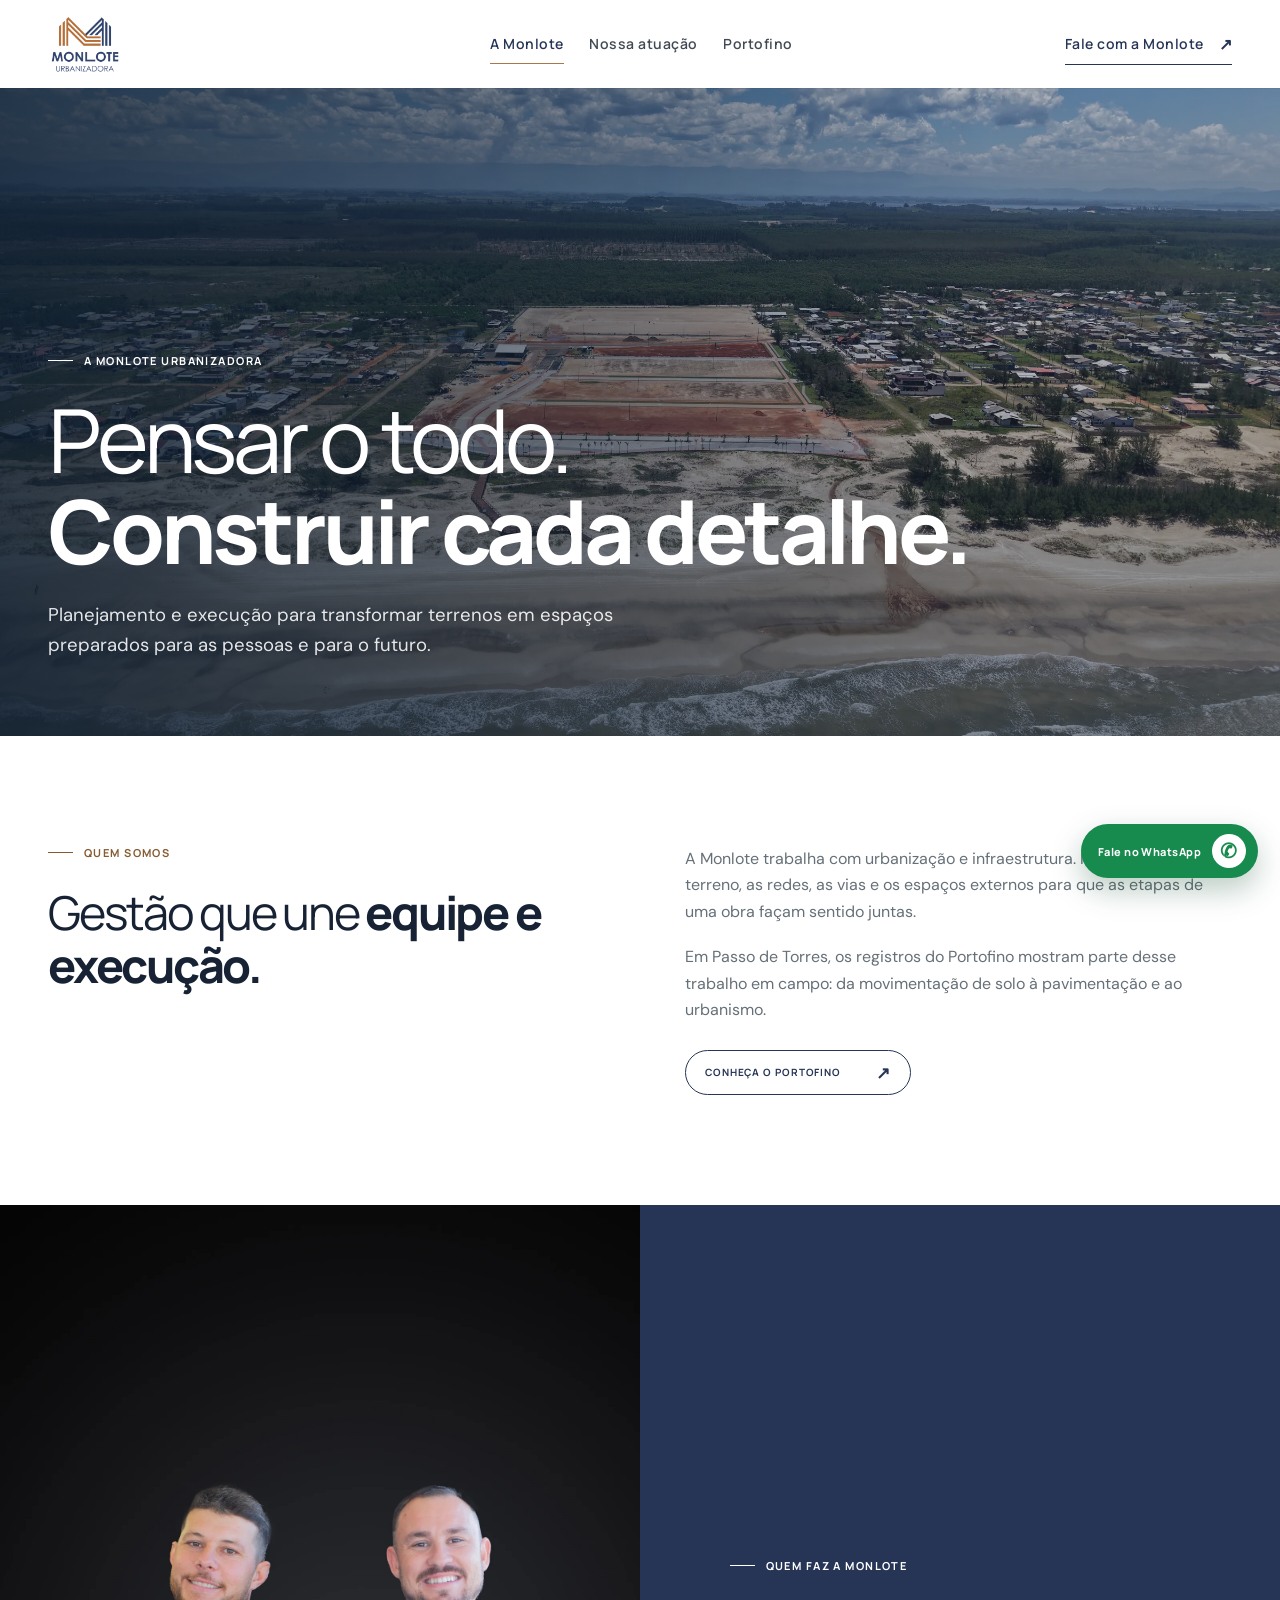
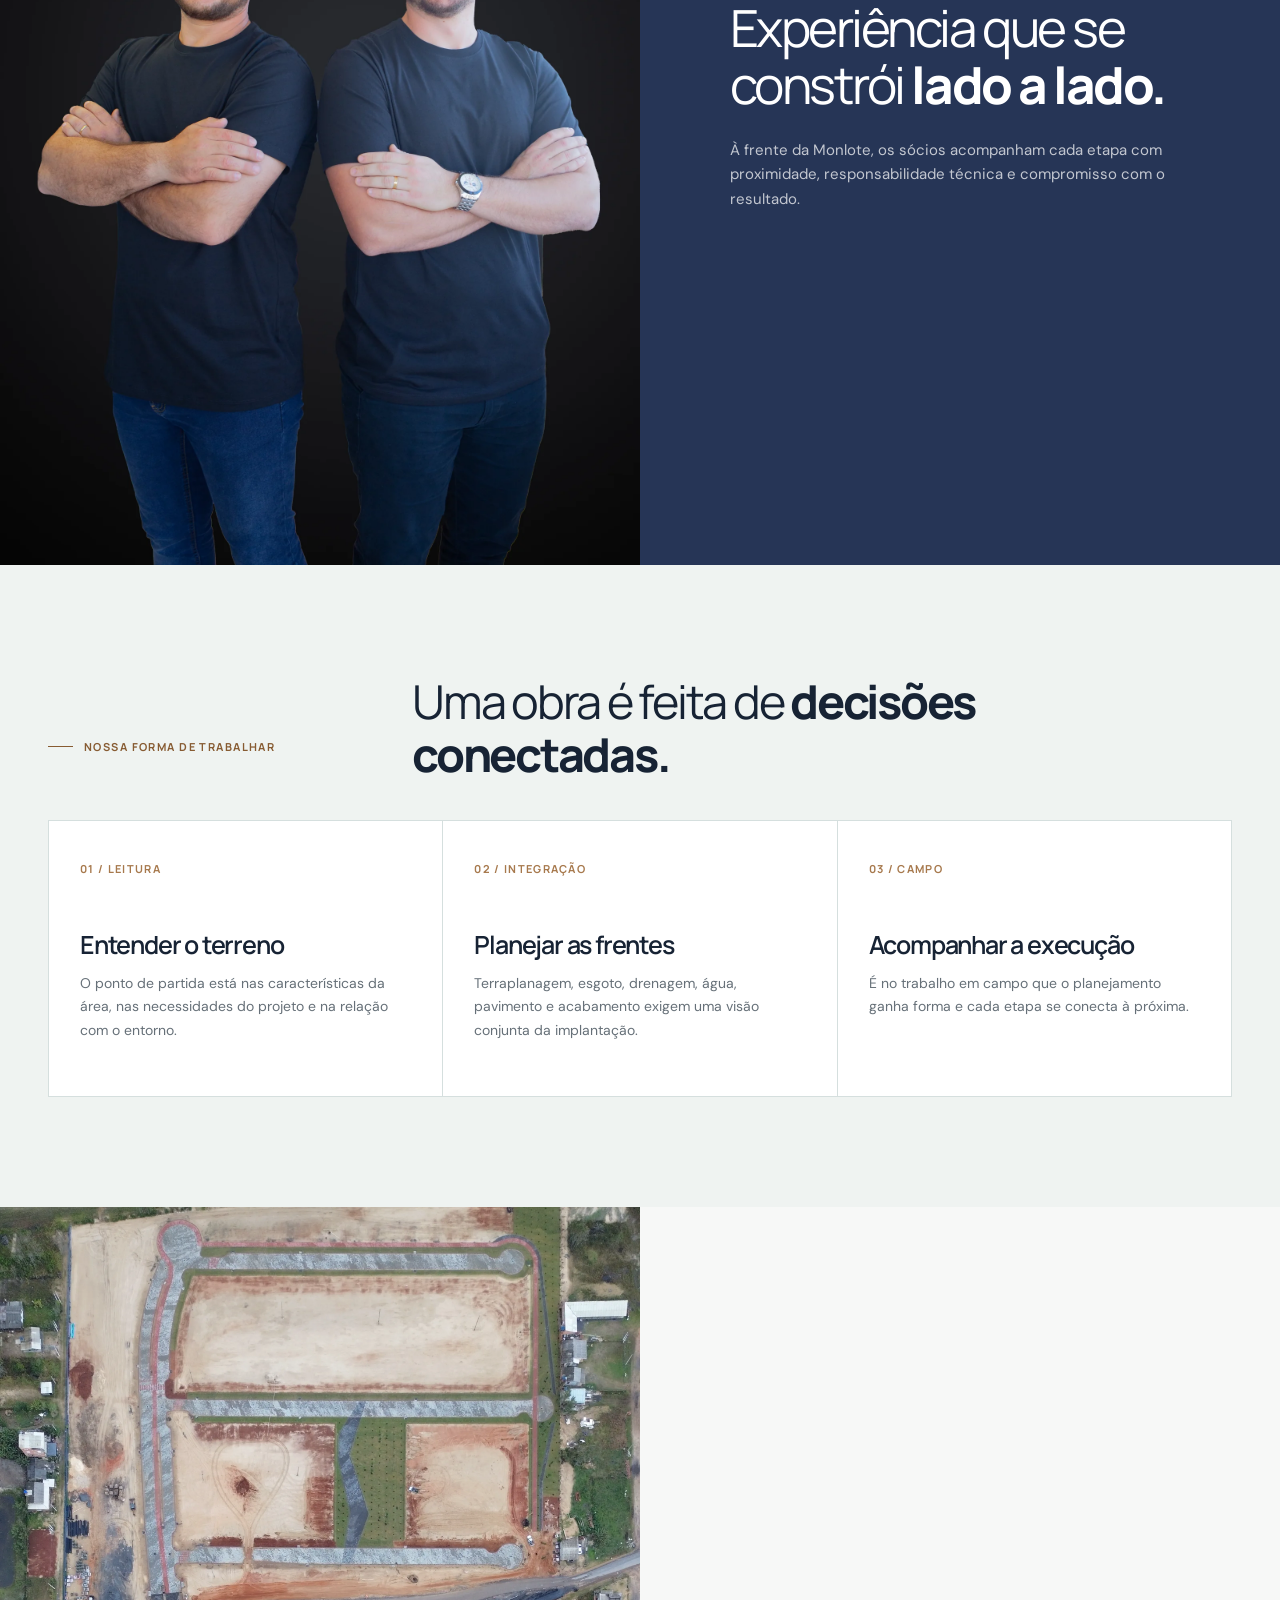
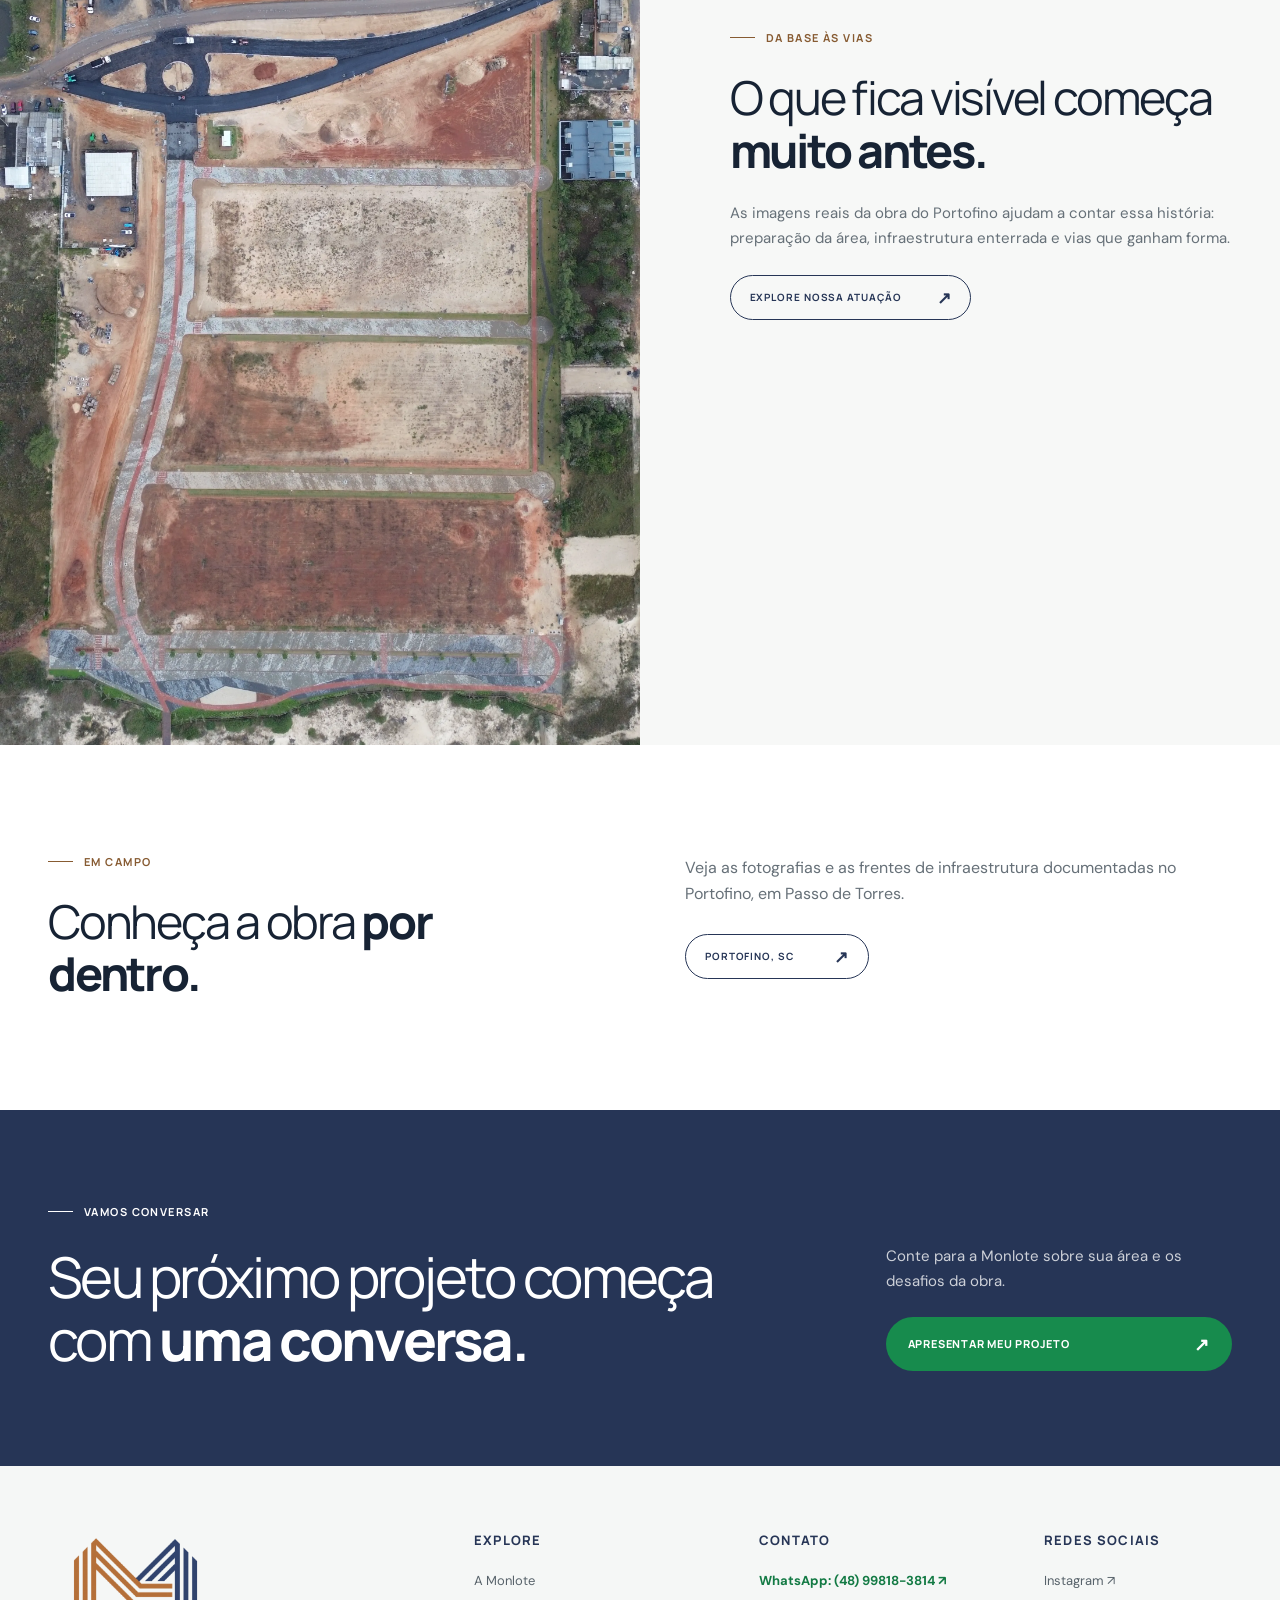
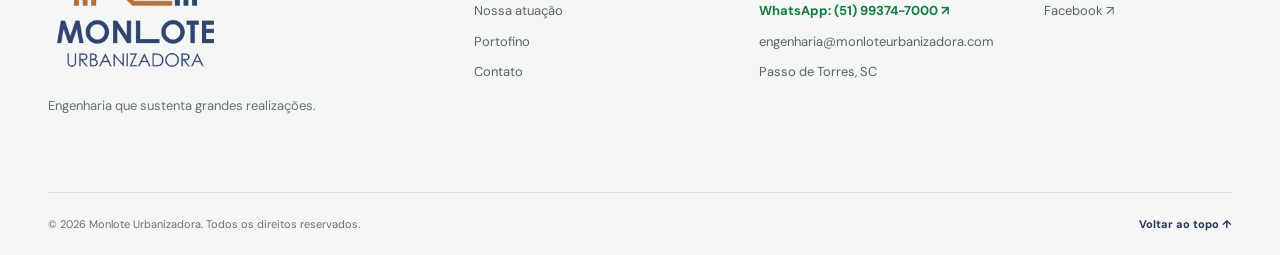
<file: empresa.html>
<!DOCTYPE html>
<html lang="pt-BR"><head><meta charset="UTF-8"><meta name="viewport" content="width=device-width, initial-scale=1.0"><meta name="description" content="Conheça a Monlote Urbanizadora, nossa forma de trabalhar e a engenharia por trás dos projetos de infraestrutura."><meta name="theme-color" content="#263556"><title>A Monlote | Engenharia e urbanização</title><link rel="icon" type="image/webp" href="assets/favicon.webp"><link rel="preconnect" href="https://fonts.googleapis.com"><link rel="preconnect" href="https://fonts.gstatic.com" crossorigin><link href="https://fonts.googleapis.com/css2?family=DM+Sans:wght@400;500;600&family=Manrope:wght@400;500;600;700;800&display=swap" rel="stylesheet"><link rel="stylesheet" href="styles.css"></head>
<body><a class="skip-link" href="#conteudo">Pular para o conteúdo</a>
  <header class="site-header" id="topo"><div class="header-inner">
    <a class="brand" href="index.html" aria-label="Monlote Urbanizadora, início"><img src="assets/logo-monlote.webp" alt="Monlote Urbanizadora"></a>
    <nav class="desktop-nav" aria-label="Navegação principal"><a href="empresa.html" aria-current="page">A Monlote</a><a href="atuacao.html">Nossa atuação</a><a href="portofino.html">Portofino</a></nav>
    <a class="header-contact" href="contato.html">Fale com a Monlote <span aria-hidden="true">↗</span></a>
    <button class="menu-toggle" type="button" aria-expanded="false" aria-controls="mobile-nav" aria-label="Abrir menu"><span></span><span></span></button>
  </div><nav class="mobile-nav" id="mobile-nav" aria-label="Navegação móvel"><a href="empresa.html" aria-current="page">A Monlote</a><a href="atuacao.html">Nossa atuação</a><a href="portofino.html">Portofino</a><a href="contato.html">Fale com a Monlote ↗</a></nav></header><main id="conteudo"><section class="inside-hero"><img src="assets/company-hero.webp" alt="Vista aérea do Portofino e do litoral" fetchpriority="high"><div class="content-shell inside-hero-inner"><p class="kicker kicker-light">A Monlote Urbanizadora</p><h1>Pensar o todo.<br><strong>Construir cada detalhe.</strong></h1><p>Planejamento e execução para transformar terrenos em espaços preparados para as pessoas e para o futuro.</p></div></section><section class="section inside-intro"><div class="content-shell inside-two-col"><div class="reveal"><p class="kicker">Quem somos</p><h2>Gestão que une <strong>equipe e execução.</strong></h2></div><div class="inside-copy reveal"><p>A Monlote trabalha com urbanização e infraestrutura. Nosso olhar reúne o terreno, as redes, as vias e os espaços externos para que as etapas de uma obra façam sentido juntas.</p><p>Em Passo de Torres, os registros do Portofino mostram parte desse trabalho em campo: da movimentação de solo à pavimentação e ao urbanismo.</p><a class="outline-button" href="portofino.html">Conheça o Portofino <span aria-hidden="true">↗</span></a></div></div></section><section class="inside-team"><div class="inside-team-image"><img src="assets/equipe-monlote.webp" alt="Sócios da Monlote Urbanizadora" loading="lazy"></div><div class="inside-team-copy reveal"><p class="kicker kicker-light">Quem faz a Monlote</p><h2>Experiência que se constrói <strong>lado a lado.</strong></h2><p>À frente da Monlote, os sócios acompanham cada etapa com proximidade, responsabilidade técnica e compromisso com o resultado.</p></div></section><section class="section inside-values"><div class="content-shell"><div class="inside-heading reveal"><p class="kicker">Nossa forma de trabalhar</p><h2>Uma obra é feita de <strong>decisões conectadas.</strong></h2></div><div class="value-grid"><article class="value-card reveal"><span>01 / Leitura</span><h3>Entender o terreno</h3><p>O ponto de partida está nas características da área, nas necessidades do projeto e na relação com o entorno.</p></article><article class="value-card reveal"><span>02 / Integração</span><h3>Planejar as frentes</h3><p>Terraplanagem, esgoto, drenagem, água, pavimento e acabamento exigem uma visão conjunta da implantação.</p></article><article class="value-card reveal"><span>03 / Campo</span><h3>Acompanhar a execução</h3><p>É no trabalho em campo que o planejamento ganha forma e cada etapa se conecta à próxima.</p></article></div></div></section>
<section class="inside-split"><div class="inside-split-image"><img src="assets/company-field.webp" alt="Vista horizontal da implantação do Portofino" loading="lazy"></div><div class="inside-split-copy reveal"><p class="kicker">Da base às vias</p><h2>O que fica visível começa <strong>muito antes.</strong></h2><p>As imagens reais da obra do Portofino ajudam a contar essa história: preparação da área, infraestrutura enterrada e vias que ganham forma.</p><a class="outline-button" href="atuacao.html">Explore nossa atuação <span aria-hidden="true">↗</span></a></div></section>
<section class="section inside-project-link"><div class="content-shell inside-two-col"><div class="reveal"><p class="kicker">Em campo</p><h2>Conheça a obra <strong>por dentro.</strong></h2></div><div class="inside-copy reveal"><p>Veja as fotografias e as frentes de infraestrutura documentadas no Portofino, em Passo de Torres.</p><a class="outline-button" href="portofino.html">Portofino, SC <span aria-hidden="true">↗</span></a></div></div></section><section class="final-cta"><div class="content-shell final-cta-grid"><div class="reveal"><p class="kicker kicker-light">Vamos conversar</p><h2>Seu próximo projeto começa com <strong>uma conversa.</strong></h2></div><div class="reveal"><p>Conte para a Monlote sobre sua área e os desafios da obra.</p><a class="whatsapp-button" href="https://wa.me/5548998183814" data-whatsapp data-whatsapp-message="Olá! Conheci a Monlote pelo site e gostaria de conversar sobre minha área ou projeto.">Apresentar meu projeto <span aria-hidden="true">↗</span></a></div></div></section></main><footer class="site-footer"><div class="content-shell footer-grid">
  <div class="footer-brand"><a href="index.html" aria-label="Voltar ao início"><img src="assets/logo-monlote.webp" alt="Monlote Urbanizadora"></a><p>Engenharia que sustenta grandes realizações.</p></div>
  <div class="footer-col"><strong>Explore</strong><a href="empresa.html">A Monlote</a><a href="atuacao.html">Nossa atuação</a><a href="portofino.html">Portofino</a><a href="contato.html">Contato</a></div>
  <div class="footer-col"><strong>Contato</strong><a class="footer-whatsapp" href="https://wa.me/5548998183814" data-whatsapp>WhatsApp: (48) 99818-3814 ↗</a><a class="footer-whatsapp" href="https://wa.me/5551993747000" data-whatsapp data-whatsapp-phone="5551993747000">WhatsApp: (51) 99374-7000 ↗</a><a href="mailto:engenharia@monloteurbanizadora.com">engenharia@monloteurbanizadora.com</a><span>Passo de Torres, SC</span></div>
  <div class="footer-col"><strong>Redes sociais</strong><a href="https://www.instagram.com/monloteurbanizadora/" target="_blank" rel="noopener noreferrer">Instagram ↗</a><a href="https://www.facebook.com/profile.php?id=61579857578178" target="_blank" rel="noopener noreferrer">Facebook ↗</a></div>
</div><div class="content-shell footer-bottom"><span>© <span id="year"></span> Monlote Urbanizadora. Todos os direitos reservados.</span><a href="#topo">Voltar ao topo ↑</a></div></footer><script src="script.js"></script></body></html>
</file>
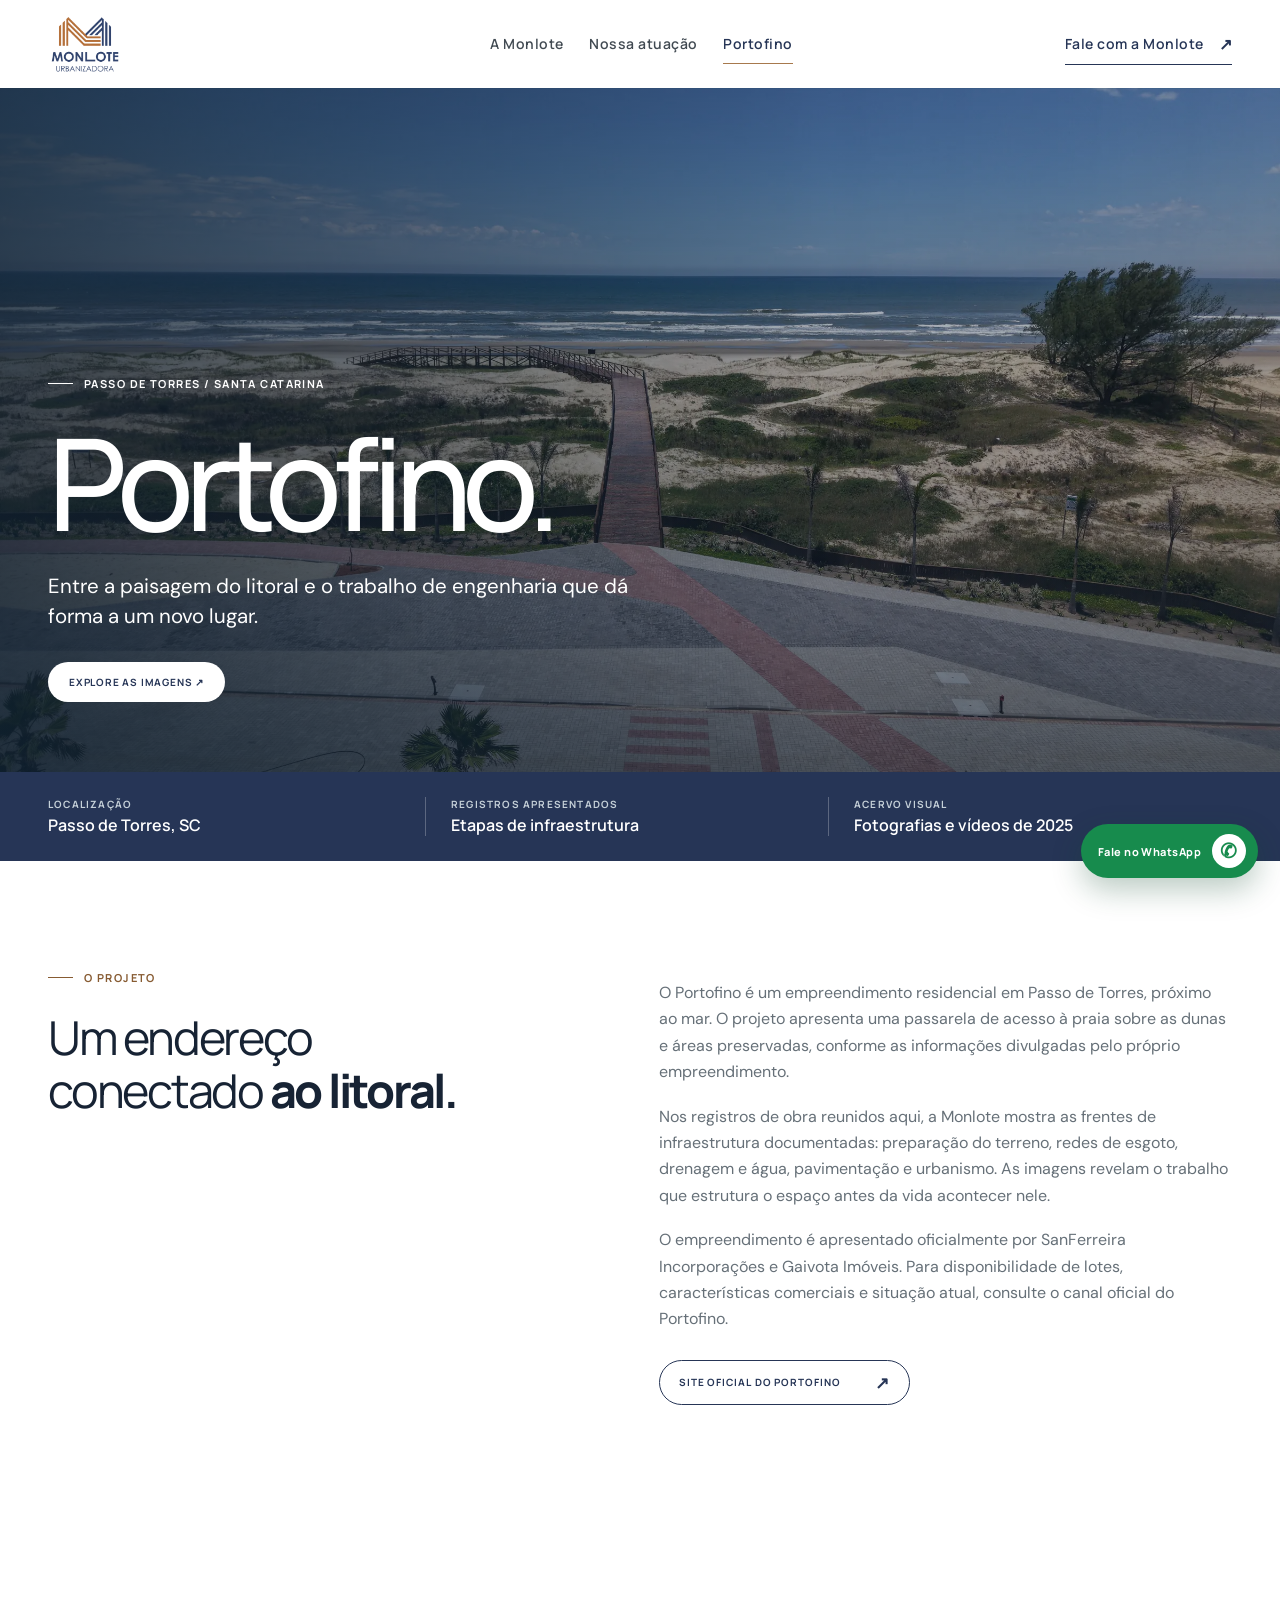
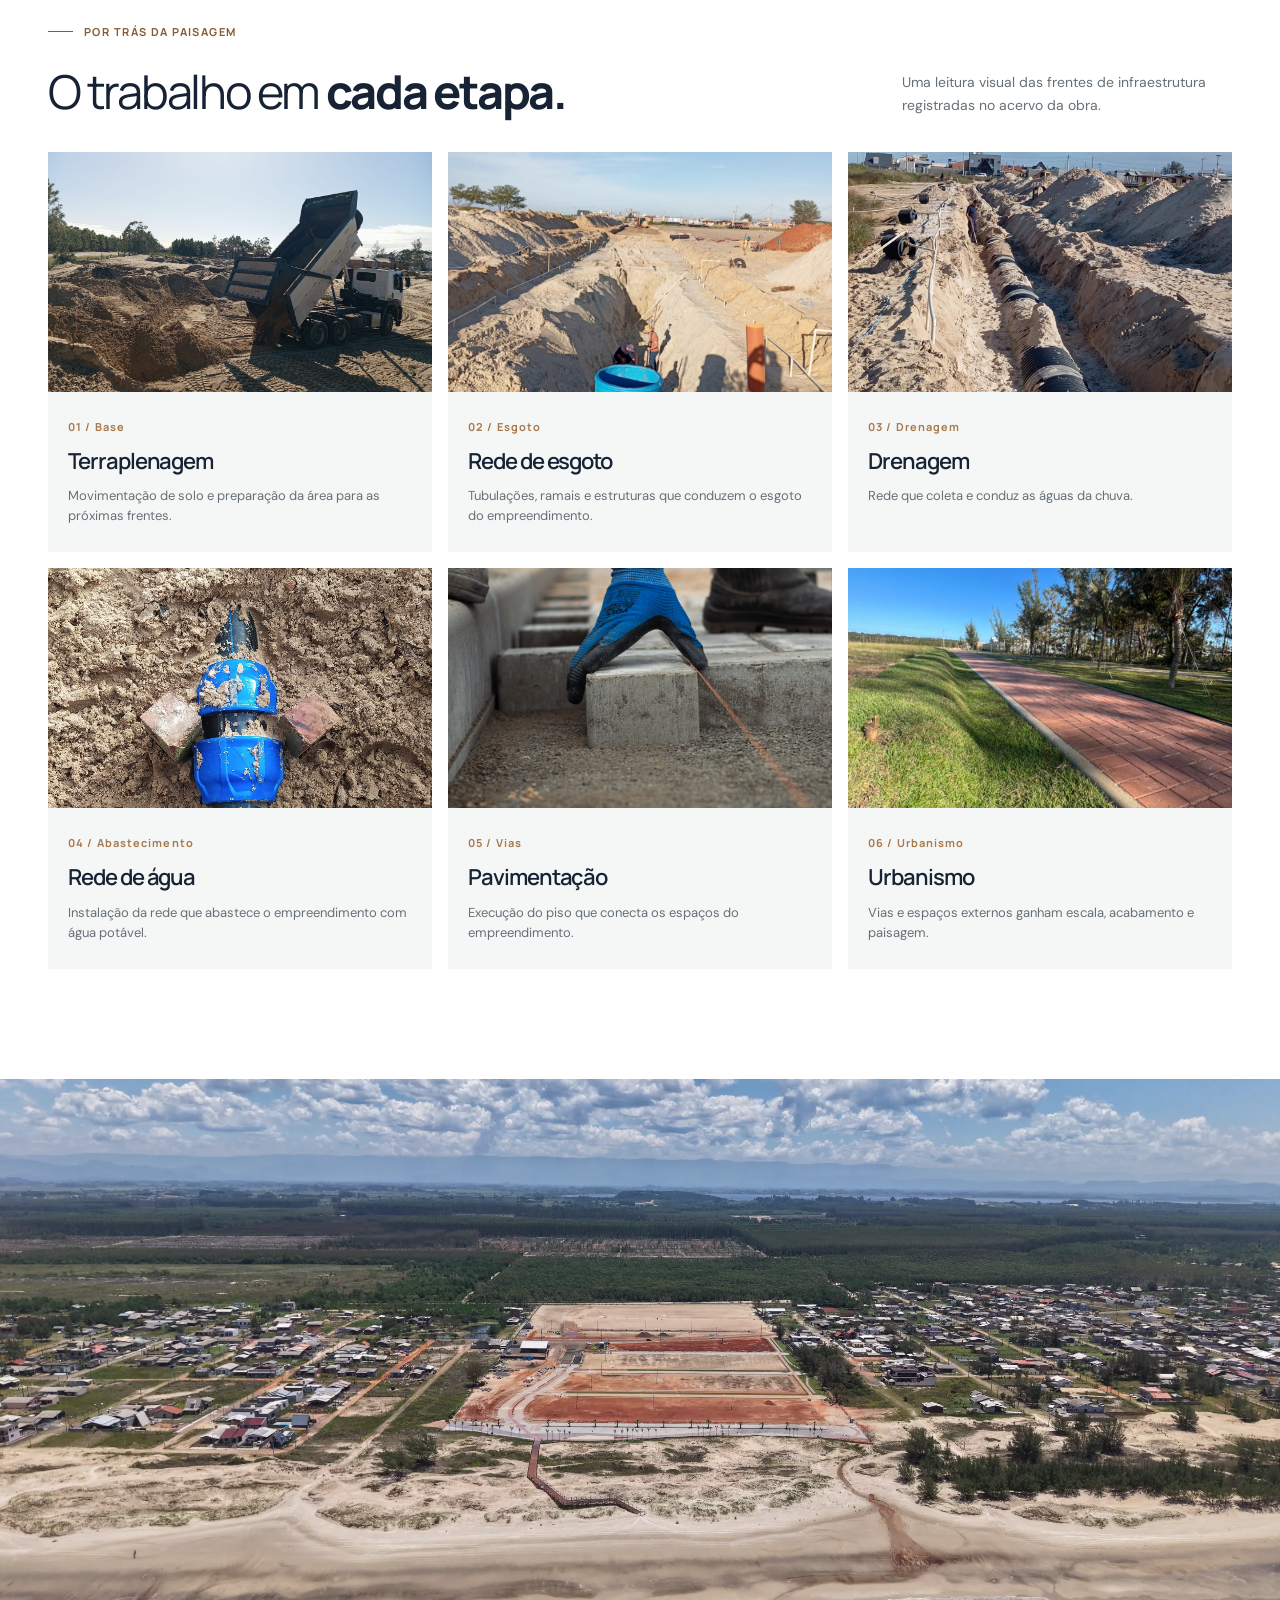
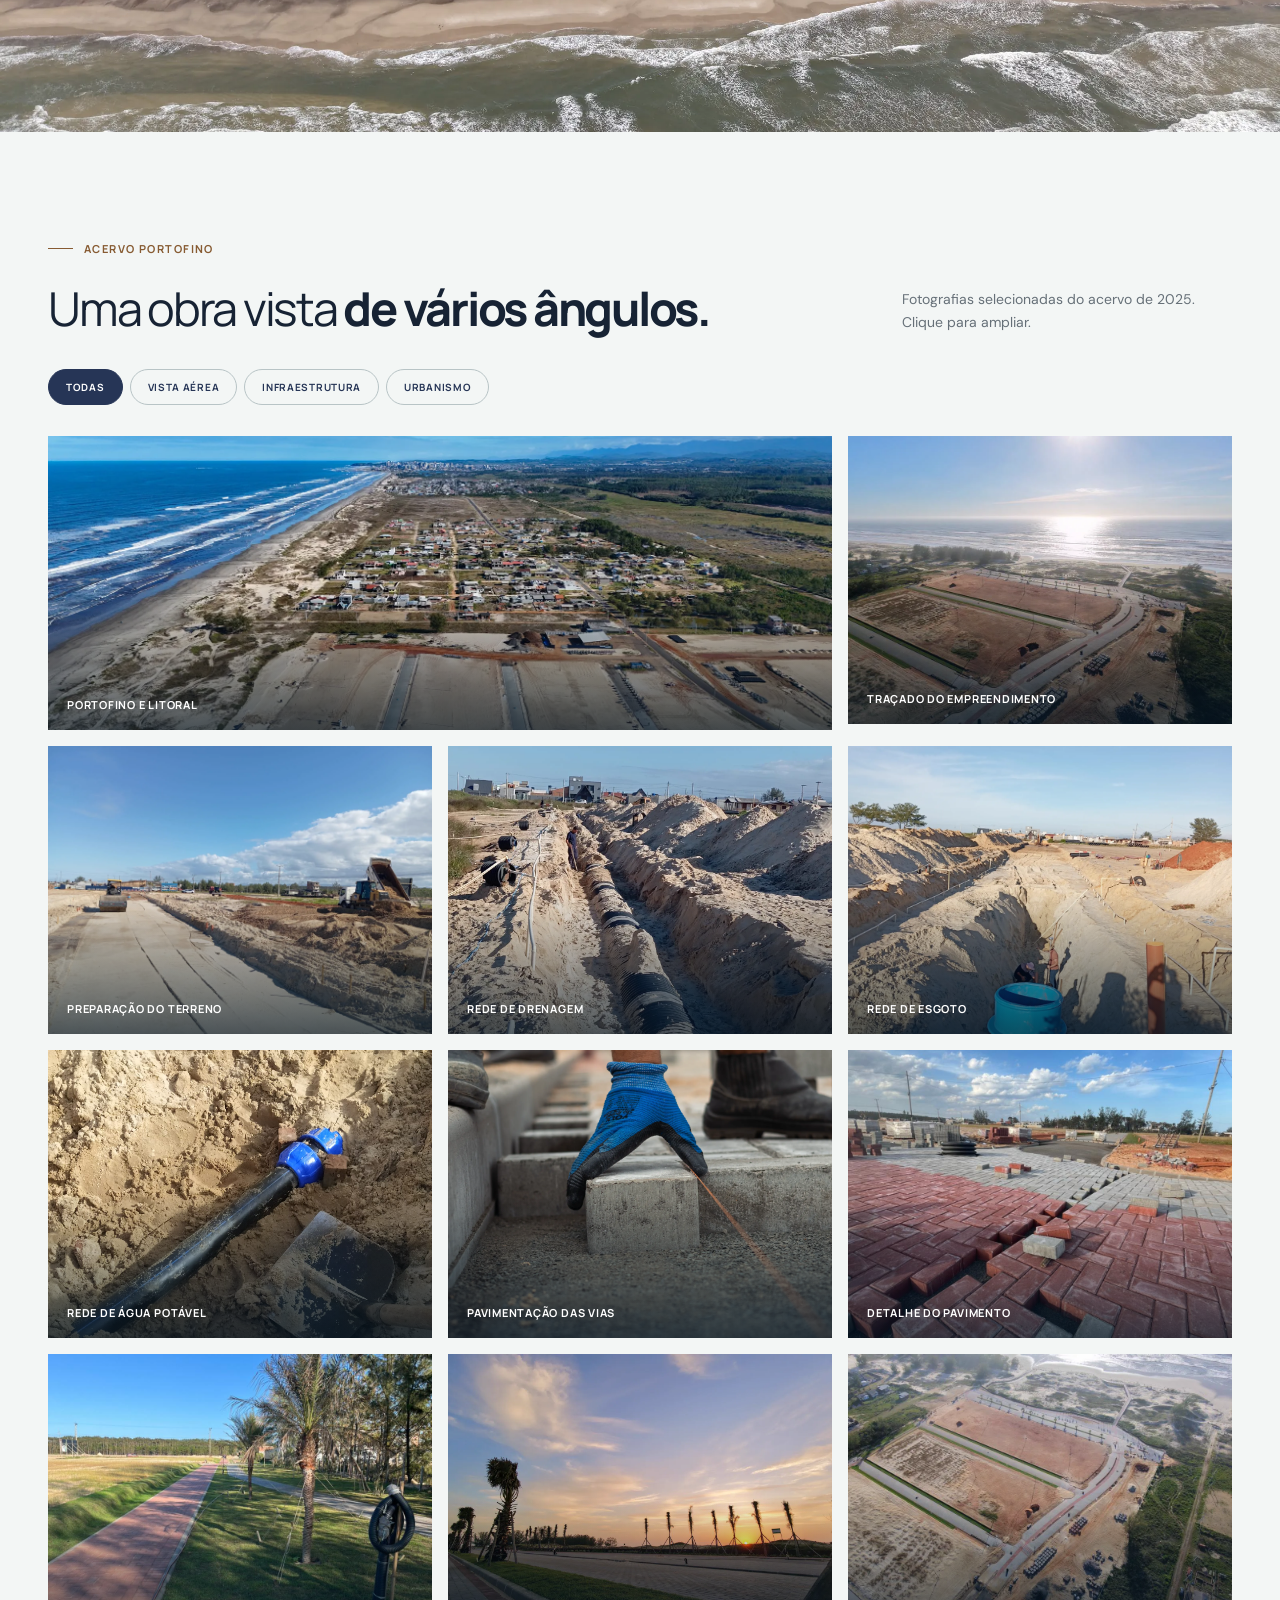
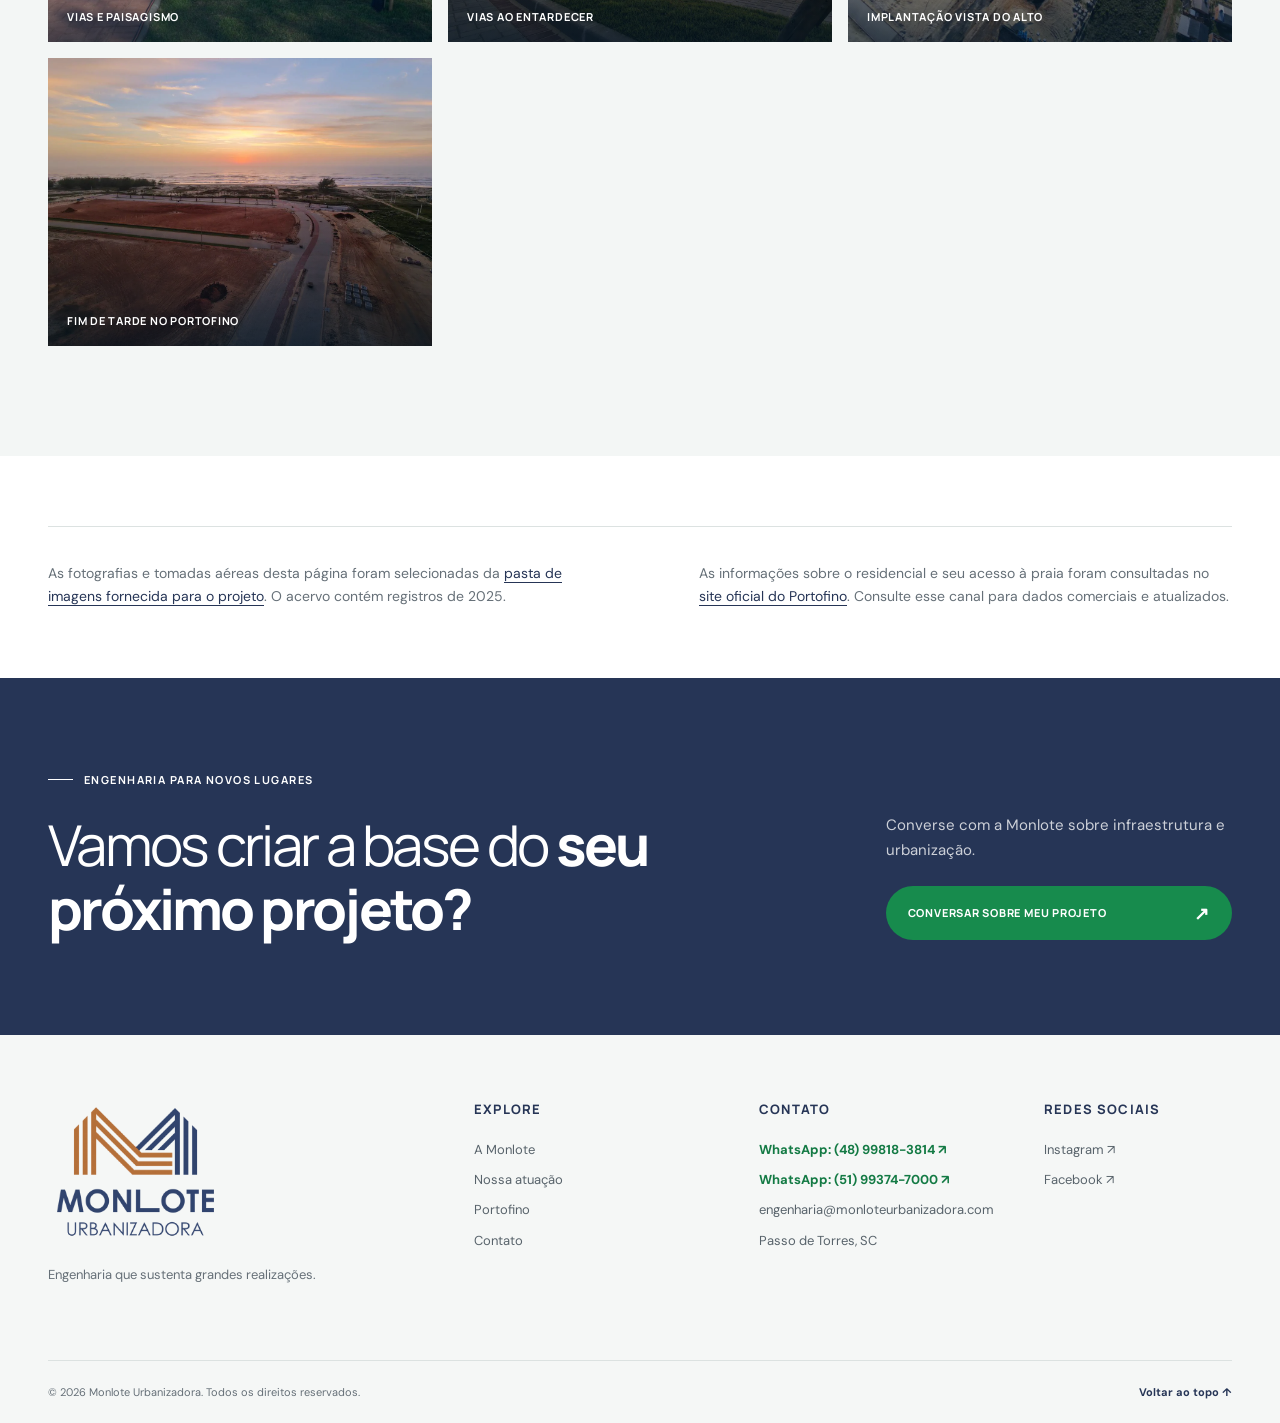
<file: portofino.html>
<!DOCTYPE html>
<html lang="pt-BR">
<head>
  <meta charset="UTF-8">
  <meta name="viewport" content="width=device-width, initial-scale=1.0">
  <meta name="description" content="Conheça o Portofino em Passo de Torres pelos registros de infraestrutura: terraplenagem, redes, pavimentação, urbanismo, fotos e vídeo da obra.">
  <meta name="theme-color" content="#263556">
  <title>Portofino em Passo de Torres | Monlote Urbanizadora</title>
  <link rel="icon" type="image/webp" href="assets/favicon.webp">
  <link rel="preconnect" href="https://fonts.googleapis.com">
  <link rel="preconnect" href="https://fonts.gstatic.com" crossorigin>
  <link href="https://fonts.googleapis.com/css2?family=DM+Sans:wght@400;500;600&family=Manrope:wght@400;500;600;700;800&display=swap" rel="stylesheet">
  <link rel="stylesheet" href="styles.css">
</head>
<body>
  <a class="skip-link" href="#conteudo">Pular para o conteúdo</a>
  <header class="site-header" id="topo">
    <div class="header-inner">
      <a class="brand" href="index.html" aria-label="Monlote Urbanizadora, início"><img src="assets/logo-monlote.webp" alt="Monlote Urbanizadora"></a>
      <nav class="desktop-nav" aria-label="Navegação principal">
        <a href="empresa.html">A Monlote</a>
        <a href="atuacao.html">Nossa atuação</a>
        <a href="portofino.html" aria-current="page">Portofino</a>
      </nav>
      <a class="header-contact" href="contato.html">Fale com a Monlote <span aria-hidden="true">↗</span></a>
      <button class="menu-toggle" type="button" aria-expanded="false" aria-controls="mobile-nav" aria-label="Abrir menu"><span></span><span></span></button>
    </div>
    <nav class="mobile-nav" id="mobile-nav" aria-label="Navegação móvel">
      <a href="empresa.html">A Monlote</a><a href="atuacao.html">Nossa atuação</a><a href="portofino.html" aria-current="page">Portofino</a><a href="contato.html">Fale com a Monlote ↗</a>
    </nav>
  </header>

  <main id="conteudo">
    <section class="portfolio-hero" aria-labelledby="portfolio-title">
      <img src="assets/portofino-hero-new.webp" alt="Vista aérea do Portofino em Passo de Torres" fetchpriority="high">
      <div class="content-shell portfolio-hero-inner">
        <p class="kicker kicker-light">Passo de Torres / Santa Catarina</p>
        <h1 id="portfolio-title">Portofino.</h1>
        <p>Entre a paisagem do litoral e o trabalho de engenharia que dá forma a um novo lugar.</p>
        <div class="portfolio-hero-actions"><a href="#galeria">Explore as imagens ↗</a></div>
      </div>
    </section>

    <div class="project-facts" role="group" aria-label="Sobre o projeto"><div class="content-shell">
      <div><span>Localização</span><strong>Passo de Torres, SC</strong></div>
      <div><span>Registros apresentados</span><strong>Etapas de infraestrutura</strong></div>
      <div><span>Acervo visual</span><strong>Fotografias e vídeos de 2025</strong></div>
    </div></div>

    <section class="section" id="historia">
      <div class="content-shell portfolio-intro">
        <div class="reveal"><p class="kicker">O projeto</p><h2>Um endereço conectado <strong>ao litoral.</strong></h2></div>
        <div class="portfolio-intro-copy reveal">
          <p>O Portofino é um empreendimento residencial em Passo de Torres, próximo ao mar. O projeto apresenta uma passarela de acesso à praia sobre as dunas e áreas preservadas, conforme as informações divulgadas pelo próprio empreendimento.</p>
          <p>Nos registros de obra reunidos aqui, a Monlote mostra as frentes de infraestrutura documentadas: preparação do terreno, redes de esgoto, drenagem e água, pavimentação e urbanismo. As imagens revelam o trabalho que estrutura o espaço antes da vida acontecer nele.</p>
          <p>O empreendimento é apresentado oficialmente por SanFerreira Incorporações e Gaivota Imóveis. Para disponibilidade de lotes, características comerciais e situação atual, consulte o canal oficial do Portofino.</p>
          <a class="outline-button" href="https://portofinoresidencial.com.br/" target="_blank" rel="noopener noreferrer">Site oficial do Portofino <span aria-hidden="true">↗</span></a>
        </div>
      </div>
    </section>

    <section class="section portfolio-stages" id="etapas">
      <div class="content-shell">
        <div class="portfolio-section-head reveal"><div><p class="kicker">Por trás da paisagem</p><h2>O trabalho em <strong>cada etapa.</strong></h2></div><p>Uma leitura visual das frentes de infraestrutura registradas no acervo da obra.</p></div>
        <div class="stage-grid">
          <article class="stage-card reveal"><div class="stage-card-image"><img src="assets/portofino-terraplenagem.jpg" alt="Caminhão descarregando terra durante a terraplenagem do Portofino" loading="lazy"></div><div class="stage-card-copy"><span>01 / Base</span><h3>Terraplenagem</h3><p>Movimentação de solo e preparação da área para as próximas frentes.</p></div></article>
          <article class="stage-card reveal"><div class="stage-card-image"><img src="assets/portofino-esgoto.webp" alt="Implantação da rede de esgoto no Portofino" loading="lazy"></div><div class="stage-card-copy"><span>02 / Esgoto</span><h3>Rede de esgoto</h3><p>Tubulações, ramais e estruturas que conduzem o esgoto do empreendimento.</p></div></article>
          <article class="stage-card reveal"><div class="stage-card-image"><img src="assets/portofino-redes-tubos.webp" alt="Tubulação de drenagem instalada em vala" loading="lazy"></div><div class="stage-card-copy"><span>03 / Drenagem</span><h3>Drenagem</h3><p>Rede que coleta e conduz as águas da chuva.</p></div></article>
          <article class="stage-card reveal"><div class="stage-card-image"><img src="assets/portofino-conexao-agua-detalhe.jpg" alt="Detalhe de conexão azul na rede de água potável do Portofino" loading="lazy"></div><div class="stage-card-copy"><span>04 / Abastecimento</span><h3>Rede de água</h3><p>Instalação da rede que abastece o empreendimento com água potável.</p></div></article>
          <article class="stage-card reveal"><div class="stage-card-image"><img src="assets/portofino-vias-paver.webp" alt="Equipe executando a pavimentação no Portofino" loading="lazy"></div><div class="stage-card-copy"><span>05 / Vias</span><h3>Pavimentação</h3><p>Execução do piso que conecta os espaços do empreendimento.</p></div></article>
          <article class="stage-card reveal"><div class="stage-card-image"><img src="assets/portofino-area-verde.jpg" alt="Ciclovia entre árvores e área verde do Portofino" loading="lazy"></div><div class="stage-card-copy"><span>06 / Urbanismo</span><h3>Urbanismo</h3><p>Vias e espaços externos ganham escala, acabamento e paisagem.</p></div></article>
        </div>
      </div>
    </section>

    <div class="portfolio-wide-image"><img src="assets/portofino-intro-new.webp" alt="Vista panorâmica da implantação do Portofino junto ao litoral" loading="lazy"></div>

    <section class="section portfolio-gallery" id="galeria">
      <div class="content-shell">
        <div class="portfolio-section-head reveal"><div><p class="kicker">Acervo Portofino</p><h2>Uma obra vista <strong>de vários ângulos.</strong></h2></div><p>Fotografias selecionadas do acervo de 2025. Clique para ampliar.</p></div>
        <div class="gallery-filters" role="group" aria-label="Filtrar fotografias">
          <button type="button" class="is-active" data-filter="todos" aria-pressed="true">Todas</button><button type="button" data-filter="aerea" aria-pressed="false">Vista aérea</button><button type="button" data-filter="infraestrutura" aria-pressed="false">Infraestrutura</button><button type="button" data-filter="urbanismo" aria-pressed="false">Urbanismo</button>
        </div>
        <div class="gallery-grid">
          <button class="gallery-item gallery-item-wide" type="button" data-gallery-item data-category="aerea" data-caption="Portofino e litoral"><img src="assets/portofino-litoral.webp" alt="Vista aérea do Portofino e do litoral" loading="lazy"><span>Portofino e litoral</span></button>
          <button class="gallery-item" type="button" data-gallery-item data-category="aerea" data-caption="Traçado do empreendimento"><img src="assets/portofino-aerea.webp" alt="Vista aérea do traçado do empreendimento" loading="lazy"><span>Traçado do empreendimento</span></button>
          <button class="gallery-item" type="button" data-gallery-item data-category="infraestrutura" data-caption="Preparação do terreno"><img src="assets/portofino-solo-campo.webp" alt="Área de terraplenagem do Portofino" loading="lazy"><span>Preparação do terreno</span></button>
          <button class="gallery-item" type="button" data-gallery-item data-category="infraestrutura" data-caption="Rede de drenagem"><img src="assets/portofino-redes-tubos.webp" alt="Tubulação da rede de drenagem em vala" loading="lazy"><span>Rede de drenagem</span></button>
          <button class="gallery-item" type="button" data-gallery-item data-category="infraestrutura" data-caption="Rede de esgoto"><img src="assets/portofino-esgoto.webp" alt="Implantação da rede de esgoto no Portofino" loading="lazy"><span>Rede de esgoto</span></button>
          <button class="gallery-item" type="button" data-gallery-item data-category="infraestrutura" data-caption="Rede de água potável"><img src="assets/portofino-conexao-agua.jpg" alt="Conexão azul instalada na rede de água potável" loading="lazy"><span>Rede de água potável</span></button>
          <button class="gallery-item" type="button" data-gallery-item data-category="infraestrutura" data-caption="Pavimentação das vias"><img src="assets/portofino-vias-paver.webp" alt="Equipe executando a pavimentação das vias" loading="lazy"><span>Pavimentação das vias</span></button>
          <button class="gallery-item" type="button" data-gallery-item data-category="infraestrutura" data-caption="Detalhe do pavimento"><img src="assets/portofino-detalhe-pavimentacao.jpg" alt="Detalhe dos blocos cinza e vermelhos da pavimentação" loading="lazy"><span>Detalhe do pavimento</span></button>
          <button class="gallery-item" type="button" data-gallery-item data-category="urbanismo" data-caption="Vias e paisagismo"><img src="assets/portofino-ciclovia-paisagismo.jpg" alt="Ciclovia, árvores e grama em área verde do Portofino" loading="lazy"><span>Vias e paisagismo</span></button>
          <button class="gallery-item" type="button" data-gallery-item data-category="urbanismo" data-caption="Vias ao entardecer"><img src="assets/portofino-urbanismo-vias.webp" alt="Via urbanizada do Portofino ao entardecer" loading="lazy"><span>Vias ao entardecer</span></button>
          <button class="gallery-item" type="button" data-gallery-item data-category="aerea" data-caption="Implantação vista do alto"><img src="assets/portofino-loteamento.webp" alt="Vista aérea de quadras e ruas do Portofino" loading="lazy"><span>Implantação vista do alto</span></button>
          <button class="gallery-item" type="button" data-gallery-item data-category="aerea" data-caption="Fim de tarde no Portofino"><img src="assets/portofino-entardecer.webp" alt="Vista aérea do Portofino ao entardecer" loading="lazy"><span>Fim de tarde no Portofino</span></button>
        </div>
      </div>
    </section>

    <section class="portfolio-credits"><div class="content-shell"><p>As fotografias e tomadas aéreas desta página foram selecionadas da <a href="https://drive.google.com/drive/folders/1OsUpAhygeBcQirT7Hhw-_SJC2d4iXTUL" target="_blank" rel="noopener noreferrer">pasta de imagens fornecida para o projeto</a>. O acervo contém registros de 2025.</p><p>As informações sobre o residencial e seu acesso à praia foram consultadas no <a href="https://portofinoresidencial.com.br/" target="_blank" rel="noopener noreferrer">site oficial do Portofino</a>. Consulte esse canal para dados comerciais e atualizados.</p></div></section>
    <section class="final-cta" id="contato"><div class="content-shell final-cta-grid"><div class="reveal"><p class="kicker kicker-light">Engenharia para novos lugares</p><h2>Vamos criar a base do <strong>seu próximo projeto?</strong></h2></div><div class="reveal"><p>Converse com a Monlote sobre infraestrutura e urbanização.</p><a class="whatsapp-button" href="https://wa.me/5548998183814" data-whatsapp data-whatsapp-message="Olá! Vi o trabalho da Monlote no Portofino e gostaria de conversar sobre um projeto.">Conversar sobre meu projeto <span aria-hidden="true">↗</span></a></div></div></section>
  </main>

  <footer class="site-footer"><div class="content-shell footer-grid"><div class="footer-brand"><a href="index.html" aria-label="Voltar ao início"><img src="assets/logo-monlote.webp" alt="Monlote Urbanizadora"></a><p>Engenharia que sustenta grandes realizações.</p></div><div class="footer-col"><strong>Explore</strong><a href="empresa.html">A Monlote</a><a href="atuacao.html">Nossa atuação</a><a href="portofino.html" aria-current="page">Portofino</a><a href="contato.html">Contato</a></div><div class="footer-col"><strong>Contato</strong><a class="footer-whatsapp" href="https://wa.me/5548998183814" data-whatsapp>WhatsApp: (48) 99818-3814 ↗</a><a class="footer-whatsapp" href="https://wa.me/5551993747000" data-whatsapp data-whatsapp-phone="5551993747000">WhatsApp: (51) 99374-7000 ↗</a><a href="mailto:engenharia@monloteurbanizadora.com">engenharia@monloteurbanizadora.com</a><span>Passo de Torres, SC</span></div><div class="footer-col"><strong>Redes sociais</strong><a href="https://www.instagram.com/monloteurbanizadora/" target="_blank" rel="noopener noreferrer">Instagram ↗</a><a href="https://www.facebook.com/profile.php?id=61579857578178" target="_blank" rel="noopener noreferrer">Facebook ↗</a></div></div><div class="content-shell footer-bottom"><span>© <span id="year"></span> Monlote Urbanizadora. Todos os direitos reservados.</span><a href="#topo">Voltar ao topo ↑</a></div></footer>
  <dialog class="gallery-dialog" aria-label="Fotografia ampliada"><img src="assets/portofino-hero-new.webp" alt=""><div class="gallery-dialog-bar"><span data-dialog-caption></span><div class="gallery-dialog-actions"><button type="button" data-dialog-prev aria-label="Fotografia anterior">←</button><button type="button" data-dialog-next aria-label="Próxima fotografia">→</button><button type="button" class="portfolio-close" data-dialog-close aria-label="Fechar imagem">×</button></div></div></dialog>
  <script src="script.js"></script>
  <script src="portofino.js"></script>
</body>
</html>
</file>
<file: styles.css>
:root{--navy:#263556;--navy-deep:#192844;--copper:#a7794d;--ink:#172334;--muted:#667078;--line:#dce2e1;--mist:#f5f7f6;--white:#fff;--shell:1280px}
*{box-sizing:border-box}
html{scroll-behavior:smooth;scroll-padding-top:84px}
body{margin:0;color:var(--ink);background:#fff;font:400 16px/1.65 "DM Sans",sans-serif;-webkit-font-smoothing:antialiased}
body.menu-open{overflow:hidden}
a{color:inherit;text-decoration:none}
button{font:inherit;cursor:pointer}
img{display:block;max-width:100%}
h1,h2,h3,p{margin:0}
h1,h2,h3{font-family:"Manrope",sans-serif;letter-spacing:-.048em;line-height:1.12}
h2{font-size:clamp(35px,3.65vw,57px);font-weight:400}
h2 strong{font-weight:750}
[hidden]{display:none!important}
:focus-visible{outline:2px solid var(--copper);outline-offset:4px}
.content-shell{width:min(calc(100% - 96px),var(--shell));margin-inline:auto}
.section{padding:110px 0}
.skip-link{position:fixed;z-index:200;top:-80px;left:20px;padding:10px 18px;background:#fff;color:var(--navy)}
.skip-link:focus{top:10px}
.kicker{display:flex;align-items:center;gap:11px;color:#875b32;font:700 11px/1.2 "Manrope",sans-serif;letter-spacing:.13em;text-transform:uppercase;margin-bottom:27px}
.kicker:before,.kicker-line{content:"";width:25px;height:1px;background:currentColor;display:block}
.kicker .kicker-line{display:none}
.kicker-light{color:#fff}
.overline{font:700 11px/1.4 "Manrope",sans-serif;letter-spacing:.14em;text-transform:uppercase;color:var(--copper)}
.outline-button{display:inline-flex;gap:35px;justify-content:space-between;align-items:center;border:1px solid var(--navy);border-radius:50px;padding:13px 19px;min-width:184px;color:var(--navy);font:700 10px/1.3 "Manrope",sans-serif;letter-spacing:.09em;text-transform:uppercase;transition:background .3s,color .3s,transform .3s}
.outline-button:hover{background:var(--navy);color:#fff;transform:translateY(-2px)}
.outline-button span{font-size:17px;line-height:1}
.outline-button.whatsapp-button{min-width:245px;border-color:#147b43;background:#147b43;color:#fff}
.outline-button.whatsapp-button:hover{border-color:#116f3d;background:#116f3d}
.site-header{position:sticky;top:0;z-index:100;background:#fff;box-shadow:0 1px 0 rgba(28,51,57,.06)}
.header-inner{width:min(calc(100% - 96px),var(--shell));height:88px;margin:auto;display:flex;align-items:center;gap:42px}
.brand{flex:none;width:170px}
.brand img{width:100%;max-height:61px;object-fit:contain;object-position:left}
.desktop-nav{display:flex;align-items:center;justify-content:center;gap:clamp(15px,2vw,32px);flex:1}
.desktop-nav a,.header-contact{font:600 14px/1.4 "Manrope",sans-serif;letter-spacing:.035em;white-space:nowrap}
.desktop-nav a{color:#414a52;position:relative}
.desktop-nav a:after{content:"";position:absolute;bottom:-10px;left:0;right:100%;height:1px;background:var(--copper);transition:right .25s}
.desktop-nav a:hover:after{right:0}
.desktop-nav a:hover{color:var(--navy)}
.header-contact{display:flex;align-items:center;gap:15px;color:var(--navy);padding:11px 0;border-bottom:1px solid var(--navy)}
.header-contact span{font-size:16px;line-height:1}
.menu-toggle,.mobile-nav{display:none}
.hero{min-height:690px;height:calc(100svh - 88px);max-height:930px;position:relative;background:var(--navy-deep);color:#fff;overflow:hidden}
.hero-image,.hero-tint{position:absolute;inset:0;width:100%;height:100%}
.hero-image{object-fit:cover;object-position:center 52%;animation:hero-drift 13s ease-out both}
.hero-tint{background:linear-gradient(90deg,rgba(12,26,45,.81),rgba(14,31,52,.49) 55%,rgba(11,27,43,.73)),linear-gradient(0deg,rgba(9,25,36,.3),transparent 40%)}
.hero-inner{width:min(calc(100% - 96px),var(--shell));height:100%;margin:auto;position:relative;display:flex;align-items:center}
.hero-copy{max-width:820px;padding-top:20px}
.hero .kicker{margin-bottom:22px}
.hero h1{font-size:clamp(54px,6vw,98px);font-weight:500;line-height:1.08;max-width:860px}
.hero-line{display:block}
.hero-changing{display:inline-block;color:#fff;font-weight:750;transition:opacity .35s,transform .35s}
.hero-changing.is-changing{opacity:0;transform:translateY(15px)}
.hero-copy>p:last-child{max-width:510px;margin-top:28px;color:rgba(255,255,255,.87);font-size:17px}
.hero-numbers{justify-self:end;align-self:center;width:175px;padding-top:40px}
.hero-numbers div{padding:17px 0;border-bottom:1px solid rgba(255,255,255,.35);text-align:right}
.hero-numbers strong{display:block;font:800 clamp(35px,3vw,50px)/1 "Manrope",sans-serif;letter-spacing:-.06em}
.hero-numbers strong span{font-size:.55em}
.hero-numbers small{display:block;font-size:11px;margin-top:4px;color:rgba(255,255,255,.85)}
.hero-pill{position:absolute;left:0;bottom:54px;display:flex;align-items:center;justify-content:space-between;gap:25px;border:1px solid rgba(255,255,255,.8);border-radius:50px;padding:13px 18px;min-width:230px;font:700 10px/1.3 "Manrope",sans-serif;text-transform:uppercase;letter-spacing:.06em;transition:background .3s,color .3s}
.hero-pill:hover{background:#fff;color:var(--navy)}
.hero-pill span{font-size:18px;line-height:1}
.hero-scroll{position:absolute;right:0;bottom:62px;font:700 10px/1.2 "Manrope",sans-serif;text-transform:uppercase;letter-spacing:.1em}
.hero-scroll span{font-size:18px;margin-left:8px}
@keyframes hero-drift{from{transform:scale(1.08)}to{transform:scale(1)}}
.story{position:relative;background:#fff}
.story-slide{min-height:530px;display:grid;grid-template-columns:1fr 1fr;animation:slide-in .65s both}
.story-copy{padding:70px max(48px,calc((100vw - var(--shell))/2)) 70px max(48px,calc((100vw - var(--shell))/2));padding-right:clamp(50px,5vw,100px);display:flex;flex-direction:column;justify-content:center;align-items:flex-start}
.story-copy h2{max-width:550px;text-transform:uppercase;font-size:clamp(34px,3.25vw,54px);font-weight:400}
.story-copy>p:not(.kicker){max-width:470px;margin:25px 0 28px;color:var(--muted);font-size:15px}
.story-visual{min-height:530px;overflow:hidden;background:#e3e9eb}
.story-visual picture{display:block;width:100%;height:100%}
.story-visual img{width:100%;height:100%;max-height:640px;object-fit:cover;transition:transform 1s}
.story-slide:hover .story-visual img{transform:scale(1.035)}
.story-controls{position:absolute;z-index:4;bottom:20px;left:max(48px,calc((100vw - var(--shell))/2));display:flex;gap:2px}
.story-dot{position:relative;border:0;border-radius:50%;width:24px;height:24px;background:transparent;padding:0}
.story-dot:before{content:"";position:absolute;inset:50% auto auto 50%;width:7px;height:7px;border-radius:50%;background:#929e9d;transform:translate(-50%,-50%);transition:background .3s,transform .3s}
.story-dot.is-active:before{background:var(--navy);transform:translate(-50%,-50%) scale(1.2)}
.feature-dots button{border:0;border-radius:50%;width:7px;height:7px;background:#bdc5c4;padding:0;transition:background .3s,transform .3s}
.feature-dots button.is-active{background:var(--navy);transform:scale(1.2)}
@keyframes slide-in{from{opacity:.4;transform:translateY(12px)}to{opacity:1;transform:none}}
.about-section{background:var(--mist);padding:75px 0 100px}
.stat-grid{display:grid;grid-template-columns:repeat(3,1fr);border-bottom:1px solid var(--line);padding-bottom:72px}
.stat{display:grid;grid-template-columns:64px 1fr;grid-template-rows:auto auto;column-gap:14px;padding:0 30px;border-right:1px solid #d1d8d9}
.stat:first-child{padding-left:0}
.stat:last-child{border:0}
.stat-symbol{grid-row:1/3;font:300 49px/1.1 "Manrope",sans-serif;color:var(--copper)}
.stat strong{font:750 clamp(33px,3vw,46px)/1.1 "Manrope",sans-serif;letter-spacing:-.07em;color:var(--navy)}
.stat>span:last-child{font-size:12px;color:var(--muted);margin-top:5px}
.about-grid{display:grid;grid-template-columns:1fr 1fr;gap:12%;padding-top:80px}
.about-grid h2{max-width:550px}
.about-text{padding-top:38px}
.about-text p{font-size:15px;color:var(--muted);max-width:520px;margin-bottom:17px}
.about-text .outline-button{margin-top:15px}
.section-head{display:flex;align-items:end;justify-content:space-between;gap:50px;margin-bottom:45px}
.section-head>p{max-width:330px;color:var(--muted);font-size:15px}
.featured{background:#fff}
.slider-arrows{display:flex;gap:8px}
.slider-arrows button{width:42px;height:42px;border-radius:50%;background:#fff;border:1px solid #b6c3c4;color:var(--navy);font-size:18px;transition:.25s}
.slider-arrows button:hover{background:var(--navy);border-color:var(--navy);color:#fff}
.feature-slide{animation:slide-in .6s both}
.feature-title{display:flex;align-items:end;justify-content:space-between;padding-bottom:14px}
.feature-title h3{font-size:clamp(31px,3vw,48px);font-weight:500;margin-top:5px}
.feature-title>span{font-size:13px;color:var(--muted)}
.feature-image{display:block;height:clamp(370px,42vw,590px);position:relative;overflow:hidden;border-radius:4px;background:#e4e9e9}
.feature-image img{width:100%;height:100%;object-fit:cover;transition:transform .9s cubic-bezier(.2,.7,.2,1)}
.feature-image:hover img{transform:scale(1.04)}
.feature-image>span{position:absolute;bottom:26px;right:27px;background:#fff;color:var(--navy);border-radius:50px;padding:15px 20px;font:700 10px/1.2 "Manrope",sans-serif;text-transform:uppercase;letter-spacing:.04em}
.feature-bottom{display:flex;justify-content:space-between;gap:15px;font-size:13px;color:var(--muted);padding-top:14px}
.feature-dots{display:flex;justify-content:center;gap:11px;margin-top:28px}
.expertise{background:#f7f8f7}
.expertise-grid{display:grid;grid-template-columns:.75fr 1.25fr;gap:9%;align-items:start}
.expertise-intro{padding-top:30px}
.expertise-intro h2{max-width:450px}
.expertise-intro>p:not(.kicker){color:var(--muted);max-width:430px;margin:27px 0}
.expertise-panel{background:#fff;box-shadow:0 16px 45px rgba(20,35,50,.06)}
.expertise-photo{height:280px;overflow:hidden}
.expertise-photo img{width:100%;height:100%;object-fit:cover}
.expertise-list{padding:10px 26px 25px}
.expertise-item{width:100%;display:grid;grid-template-columns:37px 1fr 24px;align-items:center;gap:5px;text-align:left;background:transparent;border:0;border-top:1px solid var(--line);padding:19px 0;color:var(--navy)}
.expertise-item:first-child{border-top:0}
.expertise-item>span:first-child{color:var(--copper);font:700 11px "Manrope",sans-serif}
.expertise-item strong{font:600 20px "Manrope",sans-serif;letter-spacing:-.04em}
.expertise-item>span:last-child{font-size:19px;transition:transform .25s}
.expertise-item.is-active>span:last-child{transform:rotate(45deg)}
.expertise-detail{color:var(--muted);font-size:13px;padding:0 20px 18px 42px;max-width:520px}
.pathways{background:#fff}
.path-grid{display:grid;grid-template-columns:1fr 1fr;gap:25px}
.path-card{display:block;background:#f7f8f7;transition:transform .3s,box-shadow .3s}
.path-card:hover{transform:translateY(-5px);box-shadow:0 18px 45px rgba(19,40,53,.1)}
.path-image{height:345px;overflow:hidden}
.path-image img{width:100%;height:100%;object-fit:cover;transition:transform .7s}
.path-card:hover .path-image img{transform:scale(1.04)}
.path-content{padding:26px 30px 30px}
.path-content>span:first-child{font:700 10px "Manrope",sans-serif;color:var(--copper);letter-spacing:.13em;text-transform:uppercase}
.path-content h3{font-size:32px;font-weight:600;margin-top:6px}
.path-content p{color:var(--muted);font-size:14px;max-width:510px;margin:14px 0 22px}
.path-link{display:flex;align-items:center;justify-content:space-between;border-top:1px solid var(--line);padding-top:17px;font:700 11px "Manrope",sans-serif;text-transform:uppercase;letter-spacing:.07em;color:var(--navy)}
.path-link b{font-size:19px;font-weight:400}
.contact-band{display:grid;grid-template-columns:1fr 1fr;min-height:445px;background:#f4f6f4}
.contact-band-image{overflow:hidden}
.contact-band-image img{width:100%;height:100%;object-fit:cover;filter:brightness(.84) contrast(1.08) saturate(.92)}
.contact-band-copy{padding:60px max(48px,calc((100vw - var(--shell))/2)) 60px clamp(55px,6vw,110px);display:flex;flex-direction:column;align-items:flex-start;justify-content:center}
.contact-band-copy h2{max-width:530px}
.contact-band-copy>p:not(.kicker){max-width:500px;color:var(--muted);margin:22px 0 28px;font-size:15px}
.process{background:#fff}
.process-grid{display:grid;grid-template-columns:.85fr 1.15fr;gap:10%}
.process-heading{position:sticky;top:45px;align-self:start}
.process-heading>p:not(.kicker){max-width:390px;color:var(--muted);margin-top:25px}
.process-steps{border-top:1px solid var(--line)}
.process-step{display:grid;grid-template-columns:55px 1fr;gap:23px;border-bottom:1px solid var(--line);padding:26px 0 28px}
.process-step>span{color:var(--copper);font:700 13px "Manrope",sans-serif}
.process-step h3{font-size:23px;font-weight:600}
.process-step p{font-size:14px;color:var(--muted);margin-top:8px}
.journal{background:var(--mist)}
.journal-grid{display:grid;grid-template-columns:repeat(3,1fr);gap:25px}
.journal-card{display:block}
.journal-card>div{height:230px;overflow:hidden;background:#dfe6e6}
.journal-card img{height:100%;width:100%;object-fit:cover;transition:transform .6s}
.journal-card:hover img{transform:scale(1.05)}
.journal-card>span{display:block;margin-top:18px;color:var(--copper);font:700 10px "Manrope",sans-serif;letter-spacing:.12em;text-transform:uppercase}
.journal-card h3{margin-top:9px;font-size:20px;font-weight:600;line-height:1.32;letter-spacing:-.035em}
.journal-card p{margin-top:10px;font-size:12px;color:var(--muted)}
.journal-card b{display:inline-block;border-bottom:1px solid var(--navy);font:700 10px "Manrope",sans-serif;text-transform:uppercase;letter-spacing:.07em;margin-top:20px;padding-bottom:4px}
.journal-more{display:flex;justify-content:center;margin-top:50px}
.final-cta{background:var(--navy);color:#fff;padding:95px 0}
.final-cta-grid{display:grid;grid-template-columns:1.35fr .65fr;align-items:end;gap:10%}
.final-cta h2{font-size:clamp(40px,4.4vw,68px);max-width:850px}
.final-cta-grid>div:last-child p{color:rgba(255,255,255,.77);font-size:15px;max-width:340px}
.final-cta-grid>div:last-child a{display:flex;justify-content:space-between;align-items:center;background:#fff;color:var(--navy);border-radius:50px;padding:18px 22px;font:750 11px "Manrope",sans-serif;text-transform:uppercase;letter-spacing:.07em;margin-top:23px;transition:background .25s,color .25s}
.final-cta-grid>div:last-child a:hover{background:var(--copper);color:#fff}
.final-cta-grid>div:last-child a span{font-size:18px;line-height:1}
.final-cta-grid>div:last-child a.whatsapp-button{background:#178b4d;color:#fff}
.final-cta-grid>div:last-child a.whatsapp-button:hover{background:#116f3d}
.site-footer{background:#f5f7f6;color:var(--navy);padding-top:65px}
.footer-grid{display:grid;grid-template-columns:1.6fr 1fr 1fr .8fr;gap:50px}
.footer-brand img{width:175px}
.footer-brand p{font-size:13px;color:var(--muted);margin-top:20px}
.footer-col{display:flex;flex-direction:column;gap:9px}
.footer-col strong{font:750 13px "Manrope",sans-serif;text-transform:uppercase;letter-spacing:.09em;margin-bottom:12px}
.footer-col a,.footer-col span{font-size:13px;color:#58636b}
.footer-col a:hover{color:var(--copper)}
.footer-col .footer-whatsapp{color:#137a44;font-weight:700}
.footer-bottom{display:flex;justify-content:space-between;gap:25px;border-top:1px solid var(--line);margin-top:75px;padding:22px 0;font-size:11px;color:var(--muted)}
.footer-bottom a{color:var(--navy);font-weight:700}
.reveal{opacity:0;transform:translateY(24px);transition:opacity .75s ease,transform .75s ease}
.reveal.visible{opacity:1;transform:none}
.whatsapp-float{position:fixed;right:22px;bottom:22px;z-index:95;display:flex;align-items:center;gap:11px;border-radius:999px;padding:10px 12px 10px 17px;background:#178b4d;color:#fff;box-shadow:0 12px 30px rgba(13,72,42,.28);font:750 11px/1 "Manrope",sans-serif;letter-spacing:.04em;transition:transform .25s,background .25s,box-shadow .25s}
.whatsapp-float:hover{background:#116f3d;transform:translateY(-3px);box-shadow:0 16px 34px rgba(13,72,42,.34)}
.whatsapp-float-mark{display:grid;place-items:center;width:34px;height:34px;border-radius:50%;background:#fff;color:#178b4d;font-size:20px}
@media(max-width:1120px){.header-inner{gap:25px}.brand{width:145px}.desktop-nav{gap:13px}.desktop-nav a,.header-contact{font-size:13px}.story-copy{padding-left:48px}.expertise-grid{gap:5%}}
@media(max-width:900px){.content-shell,.header-inner,.hero-inner{width:min(calc(100% - 48px),var(--shell))}.desktop-nav,.header-contact{display:none}.header-inner{height:76px;justify-content:space-between}.brand{width:145px}.menu-toggle{display:flex;flex-direction:column;justify-content:center;align-items:center;gap:7px;width:44px;height:44px;border:1px solid var(--navy);background:#fff;position:relative;z-index:102}.menu-toggle span{width:20px;height:1px;background:var(--navy);transition:transform .3s}.menu-toggle[aria-expanded=true] span:first-child{transform:translateY(4px) rotate(45deg)}.menu-toggle[aria-expanded=true] span:last-child{transform:translateY(-4px) rotate(-45deg)}.mobile-nav{display:flex;position:absolute;top:76px;left:0;right:0;min-height:calc(100dvh - 76px);flex-direction:column;padding:35px 24px 60px;background:#fff;opacity:0;visibility:hidden;transform:translateY(-10px);transition:opacity .3s,transform .3s,visibility .3s}.mobile-nav.open{opacity:1;visibility:visible;transform:none}.mobile-nav a{border-bottom:1px solid var(--line);padding:14px 0;color:var(--navy);font:600 clamp(22px,4vw,33px) "Manrope",sans-serif}.hero{height:750px;min-height:0}.hero-inner{grid-template-columns:1fr 170px;gap:20px}.hero h1{font-size:clamp(53px,7vw,80px)}.story-slide{min-height:450px}.story-copy{padding:50px 35px 75px 24px}.story-visual{min-height:450px}.story-controls{left:24px}.about-grid{gap:7%}.stat{padding:0 16px}.stat-symbol{font-size:38px}.expertise-grid{grid-template-columns:1fr;gap:45px}.expertise-intro{max-width:650px}.expertise-panel{display:grid;grid-template-columns:.85fr 1.15fr}.expertise-photo{height:100%}.process-grid{gap:6%}.footer-grid{grid-template-columns:1.5fr 1fr 1fr;gap:30px}.footer-col:last-child{grid-column:2}}
@media(max-width:700px){html{scroll-padding-top:70px}.content-shell,.header-inner,.hero-inner{width:calc(100% - 40px)}.section{padding:75px 0}.header-inner{height:70px}.mobile-nav{top:70px;min-height:calc(100dvh - 70px)}.hero{height:calc(100svh - 70px);min-height:610px;max-height:780px}.hero-image{object-position:58% center}.hero-tint{background:linear-gradient(90deg,rgba(13,27,46,.86),rgba(16,31,47,.58)),linear-gradient(0deg,rgba(12,26,42,.7),transparent 55%)}.hero-inner{display:block;padding-top:85px}.hero h1{font-size:clamp(46px,11vw,65px);max-width:620px}.hero-copy>p:last-child{font-size:15px;max-width:430px}.hero-numbers{display:flex;width:auto;gap:18px;padding-top:34px}.hero-numbers div{flex:1;text-align:left;padding:9px 0;border-bottom:0;border-top:1px solid rgba(255,255,255,.35)}.hero-numbers strong{font-size:28px}.hero-numbers small{font-size:10px;line-height:1.3}.hero-pill{bottom:65px;left:0;min-width:205px}.hero-scroll{bottom:27px;left:0;right:auto}.story-slide{display:flex;flex-direction:column-reverse}.story-visual{height:300px;min-height:0}.story-copy{padding:48px 20px 78px}.story-copy h2{font-size:36px}.story-copy>p:not(.kicker){margin:18px 0 23px}.story-controls{bottom:28px;left:20px}.about-section{padding:50px 0 75px}.stat-grid{gap:16px;padding-bottom:42px}.stat{display:block;padding:0 12px}.stat strong{font-size:30px}.stat-symbol{display:none}.stat>span:last-child{display:block;font-size:10px;line-height:1.3}.about-grid{grid-template-columns:1fr;gap:5px;padding-top:55px}.about-text{padding-top:13px}.section-head{align-items:start;gap:20px}.section-head>p{max-width:260px}.feature-title>span{display:none}.feature-image{height:350px}.feature-image>span{bottom:12px;right:12px;font-size:9px}.feature-bottom{font-size:11px}.path-grid{gap:15px}.path-image{height:260px}.path-content{padding:22px}.path-content h3{font-size:26px}.path-content p{font-size:13px}.contact-band{grid-template-columns:1fr}.contact-band-image{height:290px}.contact-band-copy{padding:55px 20px}.process-grid{grid-template-columns:1fr;gap:40px}.process-heading{position:static}.journal-grid{grid-template-columns:1fr 1fr;gap:30px 18px}.journal-card>div{height:190px}.journal-card h3{font-size:17px}.journal-card:last-child{grid-column:1/-1;max-width:calc(50% - 9px)}.final-cta-grid{grid-template-columns:1fr;gap:30px}.final-cta{padding:75px 0}.footer-grid{grid-template-columns:1fr 1fr}.footer-brand{grid-column:1/-1}.footer-col:last-child{grid-column:auto}}
@media(max-width:500px){h2{font-size:36px}.hero h1{font-size:clamp(43px,11vw,55px)}.hero-inner{padding-top:63px}.hero-numbers{gap:9px}.hero-numbers strong{font-size:25px}.hero-numbers small{font-size:9px}.story-visual{height:235px}.stat-grid{grid-template-columns:1fr 1fr;row-gap:25px}.stat:nth-child(2){border:0}.stat:last-child{padding-left:0}.section-head{flex-wrap:wrap}.section-head>p{max-width:100%}.feature-title h3{font-size:32px}.feature-image{height:280px}.expertise-panel{display:block}.expertise-photo{height:230px}.expertise-item strong{font-size:18px}.path-grid{grid-template-columns:1fr;gap:24px}.path-image{height:270px}.contact-band-image{height:240px}.journal-grid{grid-template-columns:1fr}.journal-card:last-child{grid-column:auto;max-width:none}.journal-card>div{height:240px}.footer-grid{grid-template-columns:1fr 1fr;gap:30px 15px}.footer-col:nth-child(3){grid-column:1/-1}.footer-bottom{flex-direction:column;margin-top:50px}}
@media(max-width:700px){.hero-inner{display:flex;padding-top:0}}
@media(max-width:500px){.hero-inner{padding-top:0}}
@media(max-width:700px){.hero{height:650px;min-height:650px;max-height:none}.hero-image{object-fit:cover;object-position:center;animation:none}.hero-tint{background:linear-gradient(180deg,rgba(12,26,45,.1) 0%,rgba(12,26,45,.22) 30%,rgba(9,25,42,.8) 58%,var(--navy-deep) 100%)}.hero-inner{align-items:flex-end;padding-bottom:40px}.hero-copy{padding-top:0}.story-visual{height:auto;min-height:0;aspect-ratio:auto;overflow:visible}.story-visual img{display:block;height:auto;max-height:none;object-fit:contain}.story-slide:first-child .story-visual{height:300px;display:grid;place-items:center;overflow:hidden;background:#111a29}.story-slide:first-child .story-visual img{width:100%;height:100%;max-width:none;object-fit:cover;object-position:center 60%}.story-slide:nth-child(2) .story-visual{height:300px;overflow:hidden}.story-slide:nth-child(2) .story-visual img{width:100%;height:100%;max-height:none;object-fit:cover;object-position:center 52%}}
@media(max-width:500px){.hero{height:620px;min-height:620px}.hero-inner{padding-bottom:32px}.story-slide:first-child .story-visual,.story-slide:nth-child(2) .story-visual{height:260px}}
@media(prefers-reduced-motion:reduce){html{scroll-behavior:auto}*,*:before,*:after{animation-duration:.01ms!important;transition-duration:.01ms!important}.reveal{opacity:1;transform:none}}
/* Portofino media and project page */
.hero-video{position:absolute;inset:0;width:100%;height:100%;object-fit:cover;object-position:center 52%}
.hero-video-toggle{position:absolute;right:0;bottom:110px;z-index:2;width:36px;height:36px;border:1px solid rgba(255,255,255,.75);border-radius:50%;background:rgba(17,34,51,.35);color:#fff;font-size:15px;line-height:1;display:grid;place-items:center;backdrop-filter:blur(5px);transition:background .25s}
.hero-video-toggle:hover{background:rgba(17,34,51,.8)}
.portofino-teaser{background:#edf1ef}
.teaser-heading{display:grid;grid-template-columns:1.25fr .75fr;gap:8%;align-items:end;margin-bottom:40px}
.teaser-heading h2{max-width:760px}
.teaser-heading>div:last-child p{color:var(--muted);font-size:15px;max-width:420px;margin-bottom:25px}
.teaser-gallery{display:grid;grid-template-columns:1.35fr 1fr 1fr;gap:18px}
.teaser-photo{height:410px;position:relative;display:block;overflow:hidden;background:#dce5e5}
.teaser-photo img{width:100%;height:100%;object-fit:cover;transition:transform .8s}
.teaser-photo:hover img{transform:scale(1.05)}
.teaser-photo:after{content:"";position:absolute;inset:50% 0 0;background:linear-gradient(transparent,rgba(5,23,38,.62))}
.teaser-photo span{position:absolute;z-index:1;bottom:23px;left:23px;color:#fff;font:700 11px "Manrope",sans-serif;text-transform:uppercase;letter-spacing:.1em}
.portfolio-hero{position:relative;min-height:650px;height:min(76svh,830px);color:#fff;background:var(--navy-deep);overflow:hidden}
.portfolio-hero>img{position:absolute;inset:0;width:100%;height:100%;object-fit:cover;object-position:center 57%}
.portfolio-hero:after{content:"";position:absolute;inset:0;background:linear-gradient(90deg,rgba(13,31,47,.8) 0%,rgba(13,31,47,.35) 65%),linear-gradient(0deg,rgba(12,28,43,.5),transparent 50%)}
.portfolio-hero-inner{position:relative;z-index:1;height:100%;display:flex;flex-direction:column;align-items:flex-start;justify-content:flex-end;padding-bottom:70px}
.portfolio-hero h1{font-size:clamp(66px,10vw,150px);font-weight:500;line-height:1;letter-spacing:-.07em}
.portfolio-hero p:not(.kicker){max-width:610px;margin-top:25px;font-size:clamp(16px,1.6vw,21px);line-height:1.5}
.portfolio-hero-actions{display:flex;flex-wrap:wrap;gap:12px;margin-top:30px}
.portfolio-hero-actions a{border:1px solid rgba(255,255,255,.85);border-radius:50px;padding:12px 20px;font:700 10px "Manrope",sans-serif;text-transform:uppercase;letter-spacing:.08em;transition:background .25s,color .25s}
.portfolio-hero-actions a:first-child,.portfolio-hero-actions a:hover{background:#fff;color:var(--navy)}
.project-facts{background:var(--navy);color:#fff;padding:25px 0}
.project-facts .content-shell{display:grid;grid-template-columns:repeat(3,1fr);gap:25px}
.project-facts div{display:flex;flex-direction:column;gap:3px;border-right:1px solid rgba(255,255,255,.25)}
.project-facts div:last-child{border:0}
.project-facts span{font:700 10px "Manrope",sans-serif;letter-spacing:.12em;text-transform:uppercase;color:#c5d0d8}
.project-facts strong{font:600 16px "Manrope",sans-serif}
.portfolio-intro{display:grid;grid-template-columns:.9fr 1.1fr;gap:12%;align-items:start}
.portfolio-intro h2{max-width:530px}
.portfolio-intro-copy{padding-top:9px}
.portfolio-intro-copy p{color:var(--muted);margin-bottom:18px;max-width:640px}
.portfolio-intro-copy .outline-button{margin-top:9px}
.portfolio-video{background:#eef2f1}
.portfolio-section-head{display:flex;justify-content:space-between;align-items:end;gap:40px;margin-bottom:35px}
.portfolio-section-head h2{max-width:810px}
.portfolio-section-head>p{max-width:330px;font-size:14px;color:var(--muted)}
.portfolio-video-frame{position:relative;background:#132843;aspect-ratio:16/9;overflow:hidden}
.portfolio-video-frame video{display:block;width:100%;height:100%;object-fit:cover}
.portfolio-video-caption{display:flex;justify-content:space-between;gap:25px;margin-top:16px;font-size:12px;color:var(--muted)}
.portfolio-video-caption strong{color:var(--navy)}
.portfolio-stages{background:#fff}
.stage-grid{display:grid;grid-template-columns:repeat(3,minmax(0,1fr));gap:16px}
.stage-card{background:#f5f7f6}
.stage-card-image{height:240px;overflow:hidden;background:#dde5e4}
.stage-card-image img{width:100%;height:100%;object-fit:cover;transition:transform .6s}
.stage-card:hover img{transform:scale(1.05)}
.stage-card-copy{padding:21px 20px 26px}
.stage-card-copy>span{font:700 11px "Manrope",sans-serif;color:var(--copper);letter-spacing:.1em}
.stage-card h3{font-size:22px;margin:9px 0 13px;font-weight:600}
.stage-card p{font-size:13px;color:var(--muted);line-height:1.55}
.portfolio-wide-image{height:clamp(330px,51vw,680px);overflow:hidden}
.portfolio-wide-image img{width:100%;height:100%;object-fit:cover;object-position:center 54%}
.portfolio-gallery{background:#f3f6f5}
.gallery-filters{display:flex;flex-wrap:wrap;gap:7px;margin:20px 0 31px}
.gallery-filters button{background:transparent;color:var(--navy);border:1px solid #b8c4c6;border-radius:30px;padding:10px 17px;font:700 10px "Manrope",sans-serif;text-transform:uppercase;letter-spacing:.07em;transition:background .2s,color .2s}
.gallery-filters button:hover,.gallery-filters button.is-active{background:var(--navy);color:#fff;border-color:var(--navy)}
.gallery-grid{display:grid;grid-template-columns:repeat(3,1fr);gap:16px}
.gallery-item{position:relative;display:block;border:0;background:#d7e2e2;padding:0;aspect-ratio:4/3;overflow:hidden;text-align:left;color:#fff}
.gallery-item img{width:100%;height:100%;object-fit:cover;transition:transform .6s}
.gallery-item:hover img{transform:scale(1.055)}
.gallery-item:after{content:"";position:absolute;inset:50% 0 0;background:linear-gradient(transparent,rgba(4,22,37,.68))}
.gallery-item span{position:absolute;z-index:1;left:19px;bottom:18px;font:700 11px "Manrope",sans-serif;text-transform:uppercase;letter-spacing:.07em}
.gallery-item-wide{grid-column:span 2;aspect-ratio:8/3}
.gallery-dialog{width:min(92vw,1100px);max-height:94vh;border:0;background:#11263d;color:#fff;padding:15px;box-shadow:0 25px 80px rgba(0,0,0,.4)}
.gallery-dialog::backdrop{background:rgba(7,19,30,.85)}
.gallery-dialog img{display:block;width:100%;max-height:calc(94vh - 100px);object-fit:contain}
.gallery-dialog-bar{display:flex;align-items:center;justify-content:space-between;gap:15px;padding:12px 4px 0;font-size:13px}
.gallery-dialog-actions{display:flex;gap:7px}
.gallery-dialog-actions button{width:34px;height:34px;border:1px solid #a7b7c4;border-radius:50%;background:transparent;color:#fff;font-size:17px}
.portfolio-close{position:absolute;top:23px;right:23px!important;background:rgba(8,22,37,.78)!important}
.portfolio-credits{padding:70px 0;background:#fff}
.portfolio-credits .content-shell{display:grid;grid-template-columns:1fr 1fr;gap:10%;border-top:1px solid var(--line);padding-top:35px}
.portfolio-credits p{font-size:14px;color:var(--muted);max-width:570px}
.portfolio-credits a{border-bottom:1px solid currentColor;color:var(--navy)}
@media(max-width:1150px){.stage-grid{grid-template-columns:repeat(3,1fr)}}
@media(max-width:900px){.teaser-gallery{grid-template-columns:repeat(2,1fr)}.teaser-photo-wide{grid-column:span 2}.teaser-photo{height:320px}.stage-grid{grid-template-columns:repeat(2,1fr)}.portfolio-hero{min-height:590px}.portfolio-section-head{align-items:start}}
@media(max-width:700px){.hero-video{object-position:58% center}.hero-video-toggle{right:0;bottom:23px}.teaser-heading,.portfolio-intro,.portfolio-credits .content-shell{grid-template-columns:1fr;gap:24px}.teaser-heading>div:last-child p{margin-bottom:17px}.teaser-photo{height:230px}.portfolio-hero{height:calc(78svh - 70px);min-height:530px}.portfolio-hero-inner{padding-bottom:48px}.portfolio-hero h1{font-size:clamp(55px,13vw,86px)}.portfolio-hero p:not(.kicker){font-size:16px}.project-facts .content-shell{grid-template-columns:1fr 1fr;gap:18px}.project-facts div{border:0}.portfolio-section-head{display:block}.portfolio-section-head>p{margin-top:18px}.portfolio-video-caption{display:block}.portfolio-video-caption span{display:block;margin-top:6px}.gallery-grid{grid-template-columns:repeat(2,1fr)}.gallery-item-wide{aspect-ratio:4/3}.portfolio-credits{padding:55px 0}}
@media(max-width:500px){.teaser-gallery{gap:10px}.teaser-photo{height:190px}.teaser-photo span{left:12px;bottom:12px;font-size:9px}.stage-grid{grid-template-columns:1fr}.stage-card{display:grid;grid-template-columns:42% 58%}.stage-card-image{height:100%;min-height:170px}.stage-card-copy{padding:16px}.stage-card h3{font-size:18px}.stage-card p{font-size:12px}.gallery-grid{gap:10px}.gallery-item{aspect-ratio:1/1}.gallery-item-wide{grid-column:span 2;aspect-ratio:2/1}.gallery-item span{left:10px;bottom:10px;font-size:9px}.gallery-filters{gap:5px}.gallery-filters button{font-size:9px;padding:8px 11px}}
@media(prefers-reduced-motion:reduce){.hero-video{display:none}.hero-video-toggle{display:none}}

/* Institutional pages */
.desktop-nav a[aria-current="page"]{color:var(--navy)}
.desktop-nav a[aria-current="page"]:after{right:0}
.mobile-nav a[aria-current="page"]{color:var(--copper)}
.about-section .about-grid{padding-top:0}
.inside-hero{position:relative;min-height:570px;height:min(72svh,760px);overflow:hidden;background:var(--navy-deep);color:#fff}
.inside-hero>img{position:absolute;inset:0;width:100%;height:100%;object-fit:cover;object-position:center 54%}
.inside-hero:after{content:"";position:absolute;inset:0;background:linear-gradient(90deg,rgba(11,28,46,.83),rgba(11,28,46,.31) 77%),linear-gradient(0deg,rgba(10,25,43,.3),transparent 55%)}
.inside-hero-inner{position:relative;z-index:1;height:100%;display:flex;flex-direction:column;justify-content:flex-end;align-items:flex-start;padding-bottom:75px}
.inside-hero h1{font-size:clamp(55px,6.9vw,106px);font-weight:400;max-width:1010px;line-height:1.03}
.inside-hero h1 strong{font-weight:750}
.inside-hero p:not(.kicker){font-size:clamp(16px,1.45vw,20px);max-width:660px;margin-top:24px;color:rgba(255,255,255,.88)}
.inside-two-col{display:grid;grid-template-columns:.95fr 1.05fr;gap:12%;align-items:start}
.inside-intro{background:#fff}
.inside-intro h2{max-width:590px}
.inside-copy p{font-size:16px;color:var(--muted);margin-bottom:19px;max-width:620px}
.inside-copy .outline-button{margin-top:8px}
.inside-heading{display:flex;justify-content:space-between;align-items:end;gap:30px;margin-bottom:40px}
.inside-heading h2{max-width:820px}
.inside-values,.contact-context{background:#eff3f1}
.value-grid{display:grid;grid-template-columns:repeat(3,1fr);gap:1px;background:#d5dfde;border:1px solid #d5dfde}
.value-card{background:#fff;padding:34px 31px 40px;min-height:275px}
.value-card>span,.service-card>span{color:var(--copper);font:700 11px "Manrope",sans-serif;letter-spacing:.12em;text-transform:uppercase}
.value-card h3,.service-card h3{font-size:25px;font-weight:600;margin:50px 0 13px}
.value-card p,.service-card p{font-size:14px;color:var(--muted);max-width:390px}
.inside-split{display:grid;grid-template-columns:1fr 1fr;min-height:590px;background:#f7f8f7}
.inside-split-image{overflow:hidden}
.inside-split-image img{width:100%;height:100%;object-fit:cover}
.inside-split-copy{display:flex;flex-direction:column;align-items:flex-start;justify-content:center;padding:85px max(50px,calc((100vw - var(--shell))/2)) 85px clamp(45px,7vw,120px)}
.inside-split-copy h2{max-width:530px}
.inside-split-copy>p:not(.kicker){font-size:15px;color:var(--muted);max-width:500px;margin:25px 0}
.inside-project-link{background:#fff}
.service-section{background:#f1f4f2}
.service-grid{display:grid;grid-template-columns:repeat(3,1fr);gap:18px}
.service-card{background:#fff;padding:27px 28px 34px;min-height:245px;border-top:3px solid var(--copper)}
.service-card h3{margin:37px 0 12px;font-size:22px}
.service-evidence{background:#fff}
.evidence-grid{display:grid;grid-template-columns:repeat(3,1fr);gap:19px}
.evidence-grid figure{margin:0}
.evidence-grid img{width:100%;height:320px;object-fit:cover}
.evidence-grid figcaption{font:700 10px "Manrope",sans-serif;letter-spacing:.08em;text-transform:uppercase;color:var(--navy);padding-top:13px}
.evidence-note{font-size:12px;color:var(--muted);margin:27px 0 18px}
.project-showcase{background:#eff3f1;padding:90px 0 100px}
.project-showcase-head{display:flex;justify-content:space-between;align-items:end;gap:45px;margin-bottom:35px}
.project-showcase-head h2{font-size:clamp(65px,7vw,110px);font-weight:500;line-height:.95}
.project-showcase-head h2 span{color:var(--copper)}
.project-showcase-head>p{font-size:15px;color:var(--muted);max-width:410px}
.project-showcase-photo{display:block;height:clamp(370px,46vw,620px);position:relative;overflow:hidden;background:#dce5e2}
.project-showcase-photo img{height:100%;width:100%;object-fit:cover;transition:transform .8s}
.project-showcase-photo:hover img{transform:scale(1.04)}
.project-showcase-photo span{position:absolute;right:25px;bottom:25px;background:#fff;border-radius:40px;padding:15px 20px;font:700 10px "Manrope",sans-serif;text-transform:uppercase;letter-spacing:.06em;color:var(--navy)}
.project-showcase-meta{display:flex;justify-content:space-between;gap:20px;padding-top:20px;color:var(--muted);font-size:13px}
.project-showcase-meta a{color:var(--navy);font-weight:700}
.project-stages{background:#fff}
.project-stage-grid{display:grid;grid-template-columns:repeat(4,1fr);gap:18px}
.project-stage-grid a{display:block;overflow:hidden;background:#e3eae7}
.project-stage-grid img{height:270px;width:100%;object-fit:cover;transition:transform .5s}
.project-stage-grid a:hover img{transform:scale(1.04)}
.project-stage-grid span{display:block;padding:18px;background:#eff3f1;color:var(--navy);font:700 11px "Manrope",sans-serif;text-transform:uppercase;letter-spacing:.06em}
.contact-page{background:#fff}
.contact-page-grid{display:grid;grid-template-columns:.9fr 1.1fr;gap:10%}
.contact-page-grid>div:first-child>p:not(.kicker){font-size:15px;color:var(--muted);max-width:510px;margin-top:25px}
.contact-options{border-top:1px solid var(--line)}
.contact-option{position:relative;display:flex;flex-direction:column;padding:24px 45px 25px 0;border-bottom:1px solid var(--line);transition:padding .25s,color .25s}
.contact-option:hover{padding-left:7px;color:var(--copper)}
.contact-option span{font:700 10px "Manrope",sans-serif;color:var(--copper);letter-spacing:.12em;text-transform:uppercase}
.contact-option strong{font:600 clamp(18px,2.15vw,31px) "Manrope",sans-serif;letter-spacing:-.04em;overflow-wrap:anywhere;margin-top:7px}
.contact-option b{position:absolute;right:0;top:30px;font-size:25px;font-weight:400}
.contact-option-whatsapp{margin-top:10px;padding-left:18px;border:1px solid #b9ddc9;background:#f1faf5}
.contact-option-whatsapp:hover{padding-left:25px;color:#116f3d}
.contact-option-whatsapp span{color:#137a44}
.contact-option-note{display:block;margin-top:5px;color:var(--muted);font-size:12px}
.contact-location:hover{padding-left:0;color:inherit}
.contact-context .outline-button{margin-top:35px}
.contact-page-image{height:460px;position:relative;background:var(--navy);color:#fff;overflow:hidden}
.contact-page-image img{width:100%;height:100%;object-fit:cover}
.contact-page-image:after{content:"";position:absolute;inset:0;background:linear-gradient(0deg,rgba(7,22,38,.72),transparent 60%)}
.contact-page-image .content-shell{position:absolute;z-index:1;inset:auto 0 35px}
.contact-page-image p{font:600 clamp(25px,3vw,45px) "Manrope",sans-serif;letter-spacing:-.04em;max-width:700px}
@media(max-width:900px){.inside-hero{min-height:560px}.inside-two-col{gap:7%}.inside-split-copy{padding:60px 35px}.project-stage-grid{grid-template-columns:repeat(2,1fr)}.evidence-grid img{height:240px}}
@media(max-width:700px){.inside-hero{min-height:540px;height:calc(77svh - 70px)}.inside-hero-inner{padding-bottom:45px}.inside-hero h1{font-size:clamp(46px,11vw,70px)}.inside-two-col,.contact-page-grid{grid-template-columns:1fr;gap:27px}.inside-copy p{font-size:15px}.inside-heading{display:block}.value-grid{grid-template-columns:1fr}.value-card{min-height:0;padding:25px}.value-card h3{margin:32px 0 10px}.inside-split{grid-template-columns:1fr}.inside-split-image{height:310px}.inside-split-copy{padding:65px 20px}.service-grid{grid-template-columns:repeat(2,1fr)}.service-card{min-height:225px}.evidence-grid{grid-template-columns:1fr 1fr}.evidence-grid figure:last-child{grid-column:1/-1}.evidence-grid figure:last-child img{height:300px}.project-showcase{padding:70px 0}.project-showcase-head{display:block}.project-showcase-head>p{margin-top:20px}.project-showcase-photo{height:360px}.contact-page-image{height:340px}}
@media(max-width:500px){.service-grid{grid-template-columns:1fr}.service-card{min-height:0}.service-card h3{margin:25px 0 10px}.evidence-grid{grid-template-columns:1fr}.evidence-grid figure:last-child{grid-column:auto}.evidence-grid img,.evidence-grid figure:last-child img{height:270px}.project-stage-grid{gap:10px}.project-stage-grid img{height:170px}.project-stage-grid span{font-size:9px;padding:13px}.project-showcase-photo{height:290px}.project-showcase-meta{flex-direction:column;gap:5px}.contact-option strong{font-size:19px}}
@media(max-width:700px){.whatsapp-float{right:14px;bottom:14px;padding:8px}.whatsapp-float-label{position:absolute;width:1px;height:1px;overflow:hidden;clip:rect(0 0 0 0);white-space:nowrap}.whatsapp-float-mark{width:40px;height:40px}.outline-button.whatsapp-button{min-width:230px}}

/* A distinct editorial treatment for Nossa atuação */
.expertise-showcase{background:#1d2c46;color:#fff}
.expertise-showcase-head{display:grid;grid-template-columns:1.15fr .55fr;gap:12%;align-items:end;margin-bottom:55px}
.expertise-showcase-head h2{font-size:clamp(48px,5.1vw,78px);max-width:790px}
.expertise-showcase-head>p{font-size:15px;color:#c3cdd5;max-width:350px;padding-bottom:8px}
.expertise-showcase-body{display:grid;grid-template-columns:1.22fr .78fr;min-height:550px;border-top:1px solid rgba(255,255,255,.22);border-bottom:1px solid rgba(255,255,255,.22)}
.expertise-stage-photo{position:relative;min-height:550px;overflow:hidden;background:#304057}
.expertise-stage-photo:after{content:"";position:absolute;inset:55% 0 0;background:linear-gradient(transparent,rgba(9,23,39,.76))}
.expertise-stage-photo img{width:100%;height:100%;position:absolute;inset:0;object-fit:cover;transition:transform .6s,opacity .3s}
.expertise-stage-photo-meta{position:absolute;z-index:1;left:28px;right:28px;bottom:25px;display:flex;justify-content:space-between;align-items:end;gap:20px;color:#fff}
.expertise-stage-photo-meta span:first-child{font:700 34px "Manrope",sans-serif;letter-spacing:-.06em}
.expertise-stage-photo-meta span:last-child{font:700 10px "Manrope",sans-serif;text-transform:uppercase;letter-spacing:.09em;text-align:right}
.expertise-stage-navigation{display:flex;flex-direction:column;padding:28px 0 28px 44px}
.expertise-stage-label{font:700 10px "Manrope",sans-serif;text-transform:uppercase;letter-spacing:.13em;color:#b5c0ca;margin-bottom:22px}
.expertise-stage-buttons{border-top:1px solid rgba(255,255,255,.22)}
.expertise-stage-buttons button{width:100%;display:grid;grid-template-columns:36px 1fr 20px;align-items:center;gap:8px;text-align:left;background:transparent;border:0;border-bottom:1px solid rgba(255,255,255,.22);color:#c3ccd5;padding:20px 0;transition:color .25s,padding .25s}
.expertise-stage-buttons button:hover,.expertise-stage-buttons button.is-active{color:#fff;padding-left:8px}
.expertise-stage-buttons button span:first-child{font:700 11px "Manrope",sans-serif;color:#c79d76}
.expertise-stage-buttons button strong{font:600 clamp(19px,2vw,27px) "Manrope",sans-serif;letter-spacing:-.045em}
.expertise-stage-buttons button span:last-child{font-size:19px;line-height:1}
.expertise-stage-description{color:#c3ccd5;font-size:14px;line-height:1.6;min-height:67px;margin-top:25px;max-width:420px}
.expertise-stage-link{display:flex;justify-content:space-between;align-items:center;gap:20px;width:max-content;min-width:230px;border:1px solid #e0e8e8;border-radius:50px;padding:12px 16px;color:#fff;font:700 10px "Manrope",sans-serif;letter-spacing:.06em;text-transform:uppercase;margin-top:auto;transition:background .25s,color .25s}
.expertise-stage-link:hover{background:#fff;color:var(--navy)}
.expertise-stage-link span{font-size:17px;line-height:1}
.work-hero{display:grid;grid-template-columns:52% 48%;min-height:690px;background:#1d2c46;color:#fff}
.work-hero-copy{display:flex;align-items:center;padding:80px clamp(45px,5vw,85px) 80px max(48px,calc((100vw - var(--shell))/2))}
.work-hero-copy-inner{max-width:650px}
.work-hero h1{font-size:clamp(55px,5.7vw,88px);font-weight:400;line-height:1.04}
.work-hero h1 strong{display:block;font-weight:750}
.work-hero-copy-inner>p:not(.kicker){font-size:17px;color:#ccd5dc;max-width:520px;margin:27px 0 35px}
.work-hero-copy-inner>a{display:inline-flex;align-items:center;justify-content:space-between;gap:35px;border:1px solid #dae4e7;border-radius:50px;padding:13px 20px;font:700 10px "Manrope",sans-serif;text-transform:uppercase;letter-spacing:.08em;transition:background .25s,color .25s}
.work-hero-copy-inner>a:hover{background:#fff;color:var(--navy)}
.work-hero-copy-inner>a span{font-size:16px}
.work-hero-visual{position:relative;min-height:690px;overflow:hidden;background:#354b5e}
.work-hero-visual img,.work-hero-visual video{width:100%;height:100%;position:absolute;inset:0;object-fit:cover;object-position:center center}
.work-hero-visual img{animation:hero-drift 13s ease-out both}
.work-hero-visual:after{content:"";position:absolute;inset:60% 0 0;background:linear-gradient(transparent,rgba(11,24,40,.45))}
.work-hero-visual span{position:absolute;z-index:1;bottom:27px;right:34px;font:700 10px "Manrope",sans-serif;text-transform:uppercase;letter-spacing:.1em;color:#fff}
.work-manifesto{background:#dce6e3;padding:25px 0;color:var(--navy)}
.work-manifesto .content-shell{display:flex;justify-content:space-between;align-items:center;gap:25px}
.work-manifesto span{font:700 10px "Manrope",sans-serif;text-transform:uppercase;letter-spacing:.1em;max-width:120px;line-height:1.35}
.work-manifesto p{font:500 clamp(19px,2.1vw,30px) "Manrope",sans-serif;letter-spacing:-.045em;text-align:center}
.work-manifesto b{color:var(--copper);font-weight:700}
.project-management{background:#eef3f1}
.management-intro{display:grid;grid-template-columns:.95fr 1.05fr;gap:12%;align-items:end;margin-bottom:55px}
.management-intro h2{font-size:clamp(42px,4.8vw,71px);max-width:690px}
.management-intro>p{color:var(--muted);font-size:16px;line-height:1.75;max-width:570px}
.management-layout{display:grid;grid-template-columns:.9fr 1.1fr;gap:36px;align-items:stretch}
.management-photo{position:relative;min-height:620px;overflow:hidden;background:#cfdad6}
.management-photo img{width:100%;height:100%;object-fit:cover}
.management-photo span{position:absolute;left:22px;bottom:18px;color:#fff;font:700 9px "Manrope",sans-serif;text-transform:uppercase;letter-spacing:.11em;text-shadow:0 1px 8px rgba(0,0,0,.65)}
.management-grid{display:grid;grid-template-columns:repeat(2,minmax(0,1fr));gap:1px;background:var(--line)}
.management-card{background:#fff;padding:30px 27px;min-width:0}
.management-card>span{display:block;color:var(--copper);font:700 10px "Manrope",sans-serif;letter-spacing:.12em;margin-bottom:25px}
.management-card h3{font:650 22px/1.18 "Manrope",sans-serif;letter-spacing:-.045em;margin-bottom:11px}
.management-card p{color:var(--muted);font-size:13px;line-height:1.62}
.work-flow{padding:110px 0 125px;background:#fff}
.work-flow-grid{display:grid;grid-template-columns:.37fr .63fr;gap:9%;align-items:start}
.work-flow-side{position:sticky;top:130px;align-self:start}
.work-flow-side h2{font-size:clamp(39px,3.7vw,58px);max-width:440px}
.work-flow-side p:not(.kicker){max-width:370px;color:var(--muted);font-size:15px;margin:24px 0 35px}
.work-flow-side .kicker{color:#875b32}
.work-flow-side nav{display:flex;flex-direction:column;border-top:1px solid var(--line);max-width:330px}
.work-flow-side nav a{display:flex;gap:20px;align-items:center;border-bottom:1px solid var(--line);padding:12px 0;color:#68747c;font:700 12px "Manrope",sans-serif;transition:color .25s,padding .25s}
.work-flow-side nav a:hover,.work-flow-side nav a.is-active{color:var(--navy);padding-left:7px}
.work-flow-side nav a span{font-size:11px;color:#875b32}
.work-step{border-top:1px solid #bac7c7;padding:22px 0 95px;scroll-margin-top:115px}
.work-step:last-child{padding-bottom:0}
.work-step-top{display:flex;justify-content:space-between;gap:20px;color:var(--copper);font:700 10px "Manrope",sans-serif;text-transform:uppercase;letter-spacing:.11em}
.work-step h3{font-size:clamp(39px,4.2vw,64px);font-weight:500;margin:35px 0 15px}
.work-step>p{font-size:15px;color:var(--muted);max-width:600px;margin-bottom:30px}
.work-detail-groups{margin:0 0 32px;border-top:1px solid var(--line)}
.work-detail-groups-network{display:grid;grid-template-columns:repeat(3,minmax(0,1fr));gap:18px;border-top:0}
.work-detail-groups-network>div{border-top:1px solid var(--line)}
.work-detail-groups h4{font:700 13px "Manrope",sans-serif;color:var(--navy);padding:15px 0 11px}
.work-detail-list{list-style:none;margin:0;padding:0}
.work-detail-list li{display:grid;grid-template-columns:70px minmax(0,1fr);gap:10px;border-bottom:1px solid var(--line);padding:10px 0;color:#4f5d64;font-size:13px;line-height:1.45}
.work-detail-list li span{color:var(--copper);font:700 10px/1.9 "Manrope",sans-serif;letter-spacing:.04em}
.work-detail-list li.work-detail-child{padding-left:22px}
.work-step img{width:100%;height:clamp(300px,37vw,440px);object-fit:cover;background:#dbe4e2}
.work-step-photo-crop{height:clamp(300px,37vw,440px);overflow:hidden}
.work-step .work-step-photo-crop img{height:100%;object-fit:cover;transform:scale(1.55);transform-origin:26% 55%}
.work-step small{display:block;margin-top:12px;color:#758186;font:700 10px "Manrope",sans-serif;text-transform:uppercase;letter-spacing:.08em}
.work-media-grid{display:grid;grid-template-columns:repeat(2,minmax(0,1fr));gap:15px}
.work-media-grid figure{margin:0;min-width:0;background:#f1f5f4}
.work-step .work-media-grid img{display:block;width:100%;height:230px;object-fit:cover}
.work-media-grid figcaption{padding:12px 14px;font:700 11px "Manrope",sans-serif;color:var(--navy)}
.work-outro{height:620px;position:relative;overflow:hidden;background:var(--navy);color:#fff}
.work-outro>img{width:100%;height:100%;object-fit:cover}
.work-outro:after{content:"";position:absolute;inset:0;background:linear-gradient(90deg,rgba(9,26,43,.85),rgba(9,26,43,.18) 90%)}
.work-outro-inner{position:absolute;z-index:1;inset:0;display:flex;flex-direction:column;justify-content:center;align-items:flex-start}
.work-outro h2{font-size:clamp(46px,5vw,75px);max-width:820px}
.work-outro p:not(.kicker){font-size:16px;max-width:530px;margin:25px 0 30px;color:#e1e8ec}
.work-outro a{display:inline-flex;gap:40px;border:1px solid #fff;border-radius:50px;padding:12px 18px;font:700 10px "Manrope",sans-serif;text-transform:uppercase;letter-spacing:.07em;transition:background .25s,color .25s}
.work-outro a:hover{background:#fff;color:var(--navy)}
.work-outro a span{font-size:17px;line-height:1}
.work-photo-note{text-align:center;color:var(--muted);font-size:12px;padding:20px}
@media(max-width:1000px){.expertise-showcase-body{grid-template-columns:1fr}.expertise-stage-photo{min-height:420px}.expertise-stage-navigation{padding:25px 0 10px}.expertise-stage-description{min-height:0;margin-bottom:24px}.expertise-stage-link{margin-top:0}.management-layout{grid-template-columns:1fr}.management-photo{height:430px;min-height:0}.work-flow-grid{gap:6%}.work-detail-groups-network{grid-template-columns:1fr}}
@media(max-width:700px){.expertise-showcase-head{grid-template-columns:1fr;gap:18px;margin-bottom:35px}.expertise-showcase-head h2{font-size:clamp(42px,9vw,58px)}.expertise-showcase-head>p{font-size:14px}.expertise-stage-photo{min-height:310px}.expertise-stage-photo-meta{left:16px;right:16px;bottom:14px}.expertise-stage-photo-meta span:first-child{font-size:25px}.expertise-stage-photo-meta span:last-child{font-size:8px;max-width:135px}.expertise-stage-buttons button{padding:14px 0}.expertise-stage-buttons button strong{font-size:20px}.work-hero{grid-template-columns:1fr}.work-hero-copy{min-height:490px;padding:70px 20px}.work-hero h1{font-size:clamp(49px,11vw,71px)}.work-hero-copy-inner>p:not(.kicker){font-size:15px}.work-hero-visual{min-height:310px}.work-hero-visual span{right:20px;bottom:17px}.work-manifesto .content-shell{display:block}.work-manifesto span{display:none}.work-manifesto p{text-align:left;font-size:22px}.management-intro{grid-template-columns:1fr;gap:18px;margin-bottom:35px}.management-layout{gap:20px}.management-photo{height:340px}.management-grid{grid-template-columns:1fr}.management-card{padding:25px 22px}.work-flow{padding:75px 0 90px}.work-flow-grid{grid-template-columns:1fr;gap:35px}.work-flow-side{position:static}.work-flow-side h2{max-width:620px}.work-flow-side p:not(.kicker){margin:17px 0 23px}.work-flow-side nav{flex-direction:row;max-width:none;overflow:auto;gap:18px;border:0;padding-bottom:10px}.work-flow-side nav a{white-space:nowrap;border:0;padding:8px 0}.work-step{padding-bottom:75px;scroll-margin-top:85px}.work-step h3{font-size:clamp(38px,9vw,58px);margin:22px 0 12px}.work-detail-list li{grid-template-columns:60px minmax(0,1fr)}.work-detail-list li.work-detail-child{padding-left:10px}.work-step img{height:300px}.work-outro{height:520px}.work-outro-inner{justify-content:flex-end;padding-bottom:60px}.work-outro h2{font-size:clamp(42px,10vw,61px)}.work-outro p:not(.kicker){font-size:14px}}
@media(max-width:500px){.expertise-stage-photo{min-height:270px}.expertise-stage-buttons button strong{font-size:18px}.expertise-stage-description{font-size:13px}.work-hero-copy{min-height:440px}.work-hero-visual{min-height:265px}.management-photo{height:290px}.work-step img{height:245px}.work-outro{height:470px}.work-outro-inner{padding-bottom:45px}}
@media(max-width:500px){.work-step-photo-crop{height:245px}}
@media(max-width:500px){.work-media-grid{gap:8px}.work-step .work-media-grid img{height:145px}.work-media-grid figcaption{padding:9px;font-size:10px}}
@media(prefers-reduced-motion:reduce){.work-hero-visual img{animation:none}.work-hero-visual video{display:none}.work-hero-visual{background:url("assets/actuation-hero-poster.webp") center/cover no-repeat}}

@media(min-width:701px) and (max-width:1000px){
  .work-flow-grid{grid-template-columns:1fr;gap:40px}
  .work-flow-side{position:static}
  .work-flow-side h2{max-width:650px}
  .work-flow-side p:not(.kicker){max-width:570px;margin:17px 0 23px}
  .work-flow-side nav{flex-direction:row;max-width:none;overflow:auto;gap:30px;border:0;padding-bottom:10px}
  .work-flow-side nav a{white-space:nowrap;border:0;padding:8px 0}
  .work-step img{height:clamp(320px,49vw,440px)}
}

@media(max-width:360px){
  .work-flow-side h2{font-size:33px}
  .work-step h3{font-size:32px}
  .work-step-top span:last-child{max-width:45%;text-align:right}
}

@media(max-width:1000px){
  .work-flow-grid{grid-template-columns:minmax(0,1fr)}
  .work-flow-side,.work-flow-sequence{min-width:0}
}

/* Enquadramento da foto vertical da rede de drenagem nos cards horizontais. */
.project-stage-grid a:nth-child(2) img,.stage-card:nth-child(3) .stage-card-image img,.gallery-item[data-caption="Rede de drenagem"] img{object-position:center 68%}
.field-films{background:var(--mist)}
.field-films-grid{display:grid;grid-template-columns:repeat(4,1fr);gap:18px;margin-top:42px}
.field-film{min-width:0}
.field-film-media{aspect-ratio:9/13;overflow:hidden;background:var(--navy-deep)}
.field-film-media video{display:block;width:100%;height:100%;object-fit:cover}
.field-film-meta{display:flex;justify-content:space-between;gap:10px;margin-top:14px;color:var(--navy);font:700 10px/1.3 "Manrope",sans-serif;letter-spacing:.08em;text-transform:uppercase}
.field-film-meta span:last-child{color:var(--copper)}
@media(max-width:900px){.field-films-grid{grid-template-columns:repeat(2,1fr);gap:28px 16px}}
@media(max-width:520px){.field-films-grid{grid-template-columns:1fr 1fr}.field-film-meta{display:block;font-size:9px}.field-film-meta span{display:block}.field-film-meta span:last-child{margin-top:4px}}
.about-grid-with-team{grid-template-columns:.82fr 1fr .86fr;gap:6%}
.about-team-photo{position:relative;min-height:390px;overflow:hidden;background:#11131a;color:#fff}
.about-team-photo img{display:block;width:100%;height:100%;min-height:390px;object-fit:cover;object-position:center 20%}
.about-team-photo>div{position:absolute;inset:auto 18px 18px;display:flex;flex-direction:column;gap:6px;padding:18px;background:rgba(25,40,68,.86);backdrop-filter:blur(5px)}
.about-team-photo span{font:700 10px "Manrope",sans-serif;letter-spacing:.12em;text-transform:uppercase;color:#d2b28e}
.about-team-photo strong{font:600 18px/1.15 "Manrope",sans-serif}
.field-showcase{display:grid;grid-template-columns:1.3fr .7fr;background:#192844;color:#fff;min-height:520px;margin-top:42px}
.field-feature-media{position:relative;min-height:520px;background:#101a2b}
.field-feature-media video{display:block;width:100%;height:100%;object-fit:cover}
.field-feature-toggle{position:absolute;right:22px;bottom:22px;width:42px;height:42px;border:1px solid rgba(255,255,255,.75);border-radius:50%;background:rgba(25,40,68,.65);color:#fff}
.field-feature-copy{display:flex;flex-direction:column;justify-content:center;padding:55px clamp(25px,4vw,62px)}
.field-feature-copy .kicker{color:#d2b28e}
.field-feature-copy h3{font:600 clamp(28px,3vw,45px)/1.08 "Manrope",sans-serif;letter-spacing:-.045em;margin-top:18px}
.field-feature-copy>p:not(.kicker){color:rgba(255,255,255,.75);font-size:15px;line-height:1.65;margin-top:22px}
.field-feature-controls{display:flex;gap:10px;margin-top:34px}
.field-arrow{width:42px;height:42px;border:1px solid rgba(255,255,255,.45);border-radius:50%;background:transparent;color:#fff;font-size:20px}
.field-arrow:hover,.field-feature-toggle:hover{background:#fff;color:var(--navy)}
.field-film-picker{display:grid;grid-template-columns:repeat(4,1fr);gap:18px;margin-top:18px}
.field-film-thumb{display:block;padding:0;border:0;background:transparent;color:var(--navy);text-align:left;cursor:pointer}
.field-film-thumb img{display:block;width:100%;height:170px;object-fit:cover;filter:saturate(.72);transition:filter .25s,transform .25s}
.field-film-thumb span{display:block;margin-top:11px;font:700 10px "Manrope",sans-serif;letter-spacing:.08em;text-transform:uppercase}
.field-film-thumb:hover img,.field-film-thumb.is-active img{filter:none;transform:translateY(-3px)}
.field-film-thumb.is-active span{color:var(--copper)}
.inside-team{display:grid;grid-template-columns:1fr 1fr;min-height:540px;background:var(--navy);color:#fff}
.inside-team-image{min-height:540px;background:#11131a}
.inside-team-image img{display:block;width:100%;height:100%;object-fit:cover;object-position:center 18%}
.inside-team-copy{display:flex;flex-direction:column;justify-content:center;padding:70px clamp(28px,7vw,110px)}
.inside-team-copy h2{font-size:clamp(35px,4vw,58px);max-width:560px}
.inside-team-copy>p:not(.kicker){max-width:460px;color:rgba(255,255,255,.72);font-size:15px;line-height:1.65;margin-top:24px}
@media(max-width:900px){.about-grid-with-team{grid-template-columns:1fr 1.1fr;gap:7%}.about-team-photo{grid-column:1/-1;min-height:420px}.about-team-photo img{min-height:420px}.field-showcase{grid-template-columns:1fr}.field-feature-media{min-height:480px}.field-feature-copy{min-height:300px}.inside-team{grid-template-columns:1fr}.inside-team-image{min-height:520px}}
@media(max-width:700px){.about-grid-with-team{grid-template-columns:1fr;gap:5px}.about-team-photo{grid-column:auto;min-height:430px;margin-top:30px}.about-team-photo img{min-height:430px}.field-showcase{margin-top:30px}.field-feature-media{min-height:380px}.field-feature-copy{padding:42px 25px}.field-film-picker{grid-template-columns:repeat(2,1fr);gap:25px 14px}.field-film-thumb img{height:150px}.inside-team-image{min-height:430px}.inside-team-copy{padding:60px 20px 70px}}

.field-showcase{display:grid;grid-template-columns:minmax(0,1.15fr) minmax(380px,.85fr);background:var(--navy);color:#fff;min-height:620px;margin-top:42px}
.field-feature-media{position:relative;min-height:620px;background:#101a2b}
.field-feature-media video{display:block;width:100%;height:100%;object-fit:cover}
.field-feature-side{display:flex;flex-direction:column;min-width:0}
.field-stage-visual{position:relative;height:245px;overflow:hidden;background:#111a29}
.field-stage-visual img{display:block;width:100%;height:100%;object-fit:cover;transition:opacity .25s}
.field-stage-visual span{position:absolute;right:18px;bottom:16px;padding:9px 12px;background:#fff;color:var(--navy);font:700 10px "Manrope",sans-serif;letter-spacing:.08em}
.field-feature-copy{padding:32px 42px 22px}
.field-feature-copy .kicker{color:#d2b28e}
.field-feature-copy h3{font:600 clamp(27px,2.5vw,42px)/1.08 "Manrope",sans-serif;letter-spacing:-.045em;margin-top:14px}
.field-feature-copy>p:not(.kicker){color:rgba(255,255,255,.75);font-size:14px;line-height:1.6;margin-top:16px}
.field-feature-toggle{position:absolute;right:22px;bottom:22px;width:42px;height:42px;border:1px solid rgba(255,255,255,.75);border-radius:50%;background:rgba(25,40,68,.65);color:#fff}
.field-feature-toggle:hover{background:#fff;color:var(--navy)}
.field-stage-list{margin:0 42px 32px;border-top:1px solid rgba(255,255,255,.2)}
.field-stage{display:grid;grid-template-columns:34px 1fr 24px;align-items:center;gap:8px;width:100%;padding:14px 0;border:0;border-bottom:1px solid rgba(255,255,255,.2);background:transparent;color:rgba(255,255,255,.65);text-align:left;cursor:pointer}
.field-stage span{font:700 10px "Manrope",sans-serif;color:#d2b28e}
.field-stage strong{font:600 14px "Manrope",sans-serif}
.field-stage i{font-style:normal;font-size:17px;text-align:right;opacity:.7}
.field-stage:hover,.field-stage.is-active{color:#fff}
.field-stage.is-active strong{color:#fff}
.field-stage.is-active i{color:#d2b28e}
@media(max-width:1050px){.field-showcase{grid-template-columns:minmax(0,1fr) minmax(320px,.85fr)}.field-feature-copy{padding-left:28px;padding-right:28px}.field-stage-list{margin-left:28px;margin-right:28px}}
@media(max-width:900px){.field-showcase{grid-template-columns:1fr;min-height:0}.field-feature-media{min-height:480px}.field-stage-visual{height:300px}.field-feature-copy{padding:42px 25px 24px}.field-stage-list{margin:0 25px 30px}}
@media(max-width:700px){.field-showcase{margin-top:30px}.field-feature-media{min-height:380px}.field-stage-visual{height:230px}.field-feature-copy{padding:34px 20px 22px}.field-stage-list{margin:0 20px 24px}}

@media(min-width:901px){
  .about-section{padding:108px 0 125px}
  .about-grid-with-team{grid-template-columns:minmax(230px,.78fr) minmax(360px,1.12fr) minmax(300px,.9fr);align-items:stretch;gap:clamp(28px,4vw,64px);padding-top:58px}
  .about-grid-with-team>div:first-child{padding-top:22px}
  .about-grid-with-team h2{max-width:360px;font-size:clamp(42px,4.2vw,66px);line-height:1.03}
  .about-grid-with-team .about-text{display:flex;flex-direction:column;justify-content:center;padding:28px 0 20px;max-width:500px}
  .about-grid-with-team .about-text p{max-width:460px;font-size:15px;line-height:1.7}
  .about-grid-with-team .about-text .outline-button{align-self:flex-start;margin-top:18px}
  .about-team-photo{align-self:stretch;min-height:560px;max-height:620px}
  .about-team-photo img{min-height:560px;object-position:center 16%}
  .about-team-photo>div{inset:auto 20px 20px;padding:19px 20px}
  .about-team-photo strong{font-size:19px;max-width:250px}
}

@media(min-width:901px){
  .about-grid-with-team{grid-template-columns:minmax(280px,.82fr) minmax(0,1.18fr);grid-template-areas:"intro photo" "copy photo";align-items:stretch;column-gap:clamp(42px,6vw,96px);row-gap:22px;padding-top:58px}
  .about-grid-with-team>div:first-child{grid-area:intro;padding:25px 0 0}
  .about-grid-with-team .about-text{grid-area:copy;display:flex;flex-direction:column;justify-content:flex-start;padding:12px 0 36px;max-width:570px}
  .about-grid-with-team .about-text p{max-width:540px;font-size:15px;line-height:1.72}
  .about-grid-with-team .about-text .outline-button{align-self:flex-start;margin-top:16px}
  .about-team-photo{grid-area:photo;align-self:stretch;min-height:650px;max-height:none}
  .about-team-photo img{min-height:650px;object-position:center 15%}
  .about-team-photo>div{inset:auto 22px 22px;padding:20px 22px}
}
</file>
